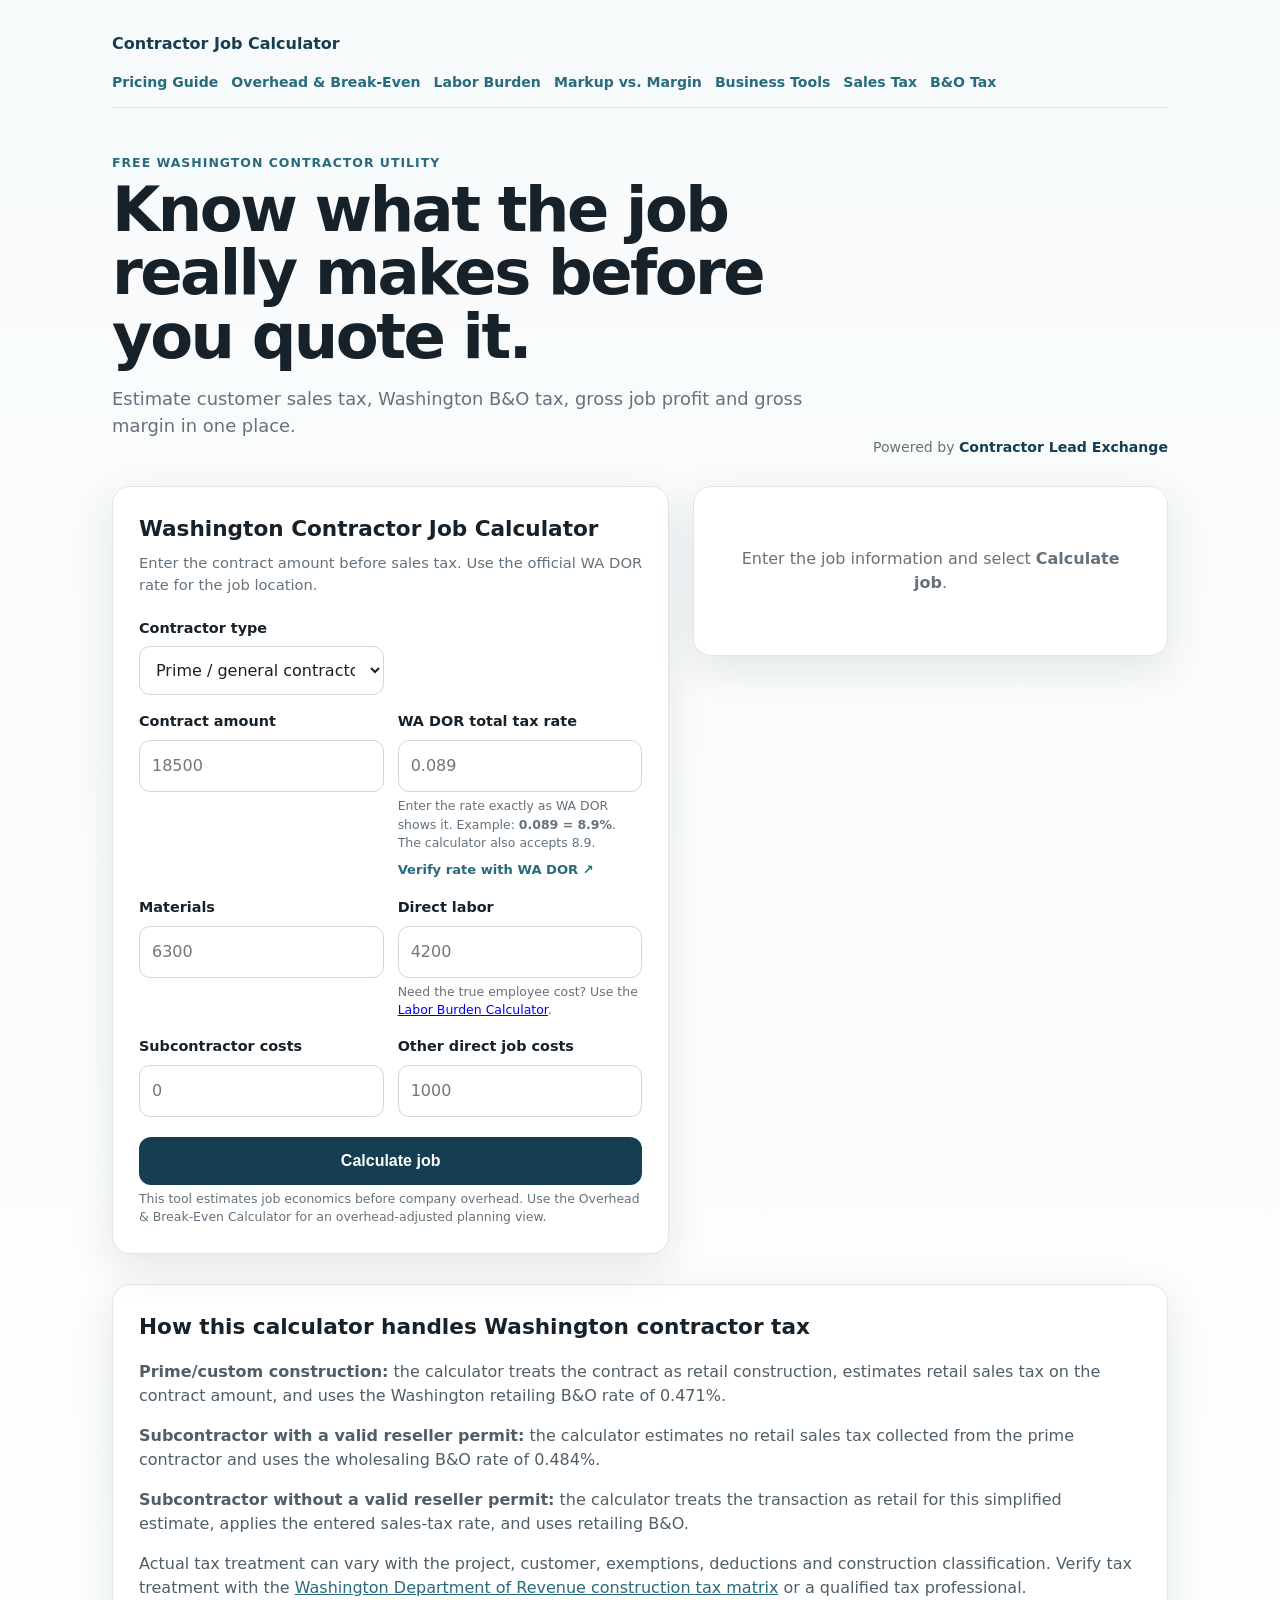
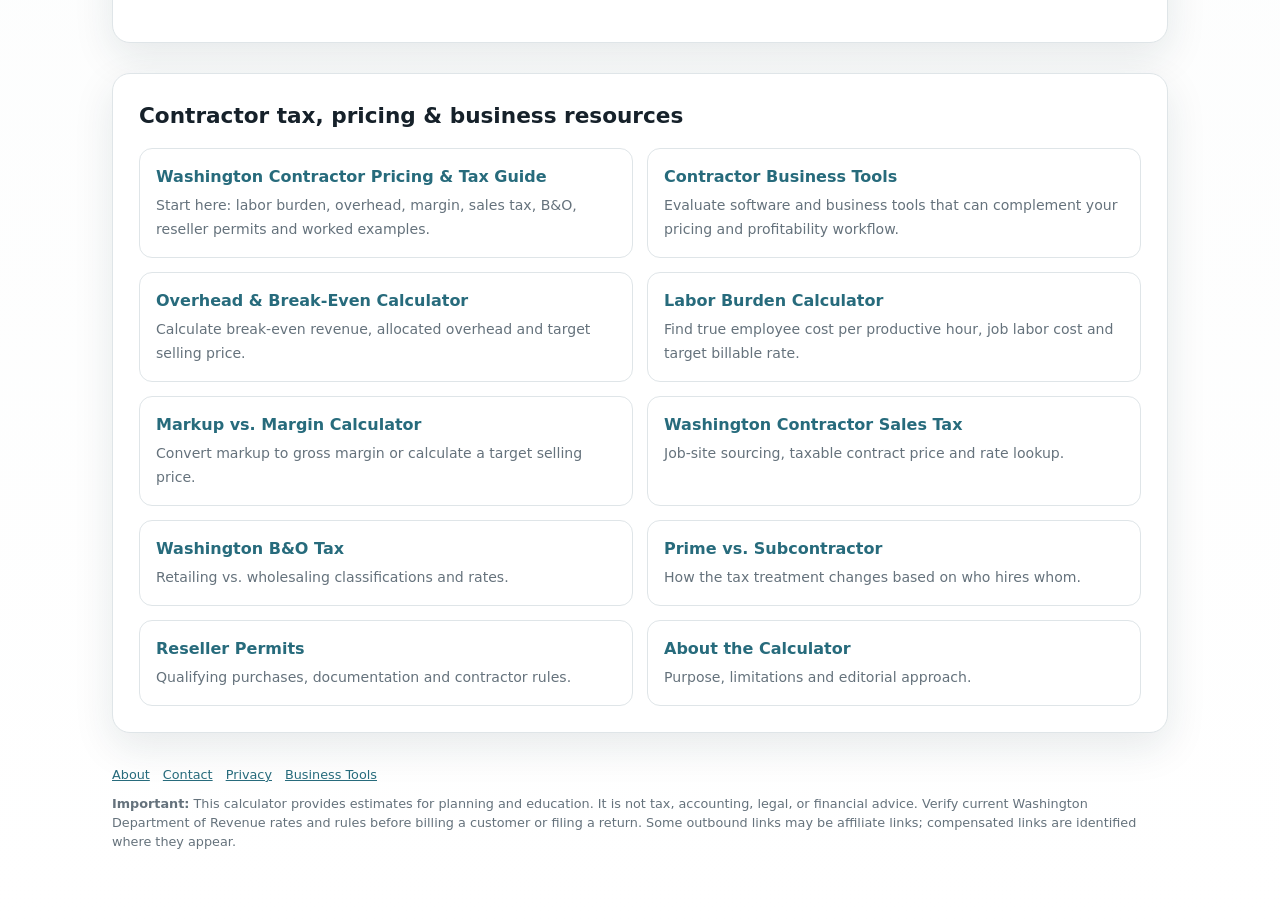
<file: index.html>
<!doctype html>
<html lang="en">
<head>
  <meta charset="utf-8">
  <meta name="viewport" content="width=device-width,initial-scale=1">
  <title>Washington Contractor Job Tax & Profit Calculator</title>
  <meta name="description" content="Estimate Washington contractor sales tax, B&O tax, gross profit and job margin before you quote the job.">
  <meta name="robots" content="index,follow">
  <link rel="canonical" href="https://contractorjobcalculator.com/">
  <script async src="https://pagead2.googlesyndication.com/pagead/js/adsbygoogle.js?client=ca-pub-4738150335550966" crossorigin="anonymous"></script>
  <style>
    :root{--bg:#f5f7f8;--card:#fff;--ink:#16212a;--muted:#65727c;--line:#dfe5e8;--brand:#153e52;--brand2:#276b7c;--good:#1f6d43;--shadow:0 14px 40px rgba(20,45,60,.10);--radius:18px}
    *{box-sizing:border-box} body{margin:0;font-family:Inter,system-ui,-apple-system,BlinkMacSystemFont,"Segoe UI",sans-serif;background:linear-gradient(180deg,#f7fafb 0,#fbfcfc 34%,#fff 100%);color:var(--ink);line-height:1.5}
    .wrap{max-width:1100px;margin:0 auto;padding:22px}.topbar{display:flex;justify-content:space-between;align-items:center;gap:16px;padding:10px 0 14px;border-bottom:1px solid var(--line);flex-wrap:wrap}.sitebrand{font-weight:900;color:var(--brand);text-decoration:none}.nav{display:flex;gap:13px;flex-wrap:wrap}.nav a{color:var(--brand2);text-decoration:none;font-weight:800;font-size:.88rem}
    header{padding:46px 0 28px;display:grid;grid-template-columns:1.4fr .6fr;gap:28px;align-items:end}.eyebrow{font-weight:800;letter-spacing:.08em;text-transform:uppercase;color:var(--brand2);font-size:.78rem}h1{font-size:clamp(2rem,5vw,3.9rem);line-height:1.02;margin:.3rem 0 1rem;letter-spacing:-.04em}.lead{font-size:1.12rem;color:var(--muted);max-width:760px}.powered{font-size:.88rem;color:var(--muted);text-align:right}.powered a{color:var(--brand);font-weight:800;text-decoration:none}
    .ad{min-height:82px;border:1px dashed #b8c2c7;border-radius:14px;background:#fbfcfc;display:flex;align-items:center;justify-content:center;color:#596870;font-size:.85rem;margin:8px 0 24px}.grid{display:grid;grid-template-columns:1.08fr .92fr;gap:24px;align-items:start}.card{background:var(--card);border:1px solid var(--line);border-radius:var(--radius);box-shadow:var(--shadow);padding:26px}h2{margin:0 0 6px;font-size:1.35rem}.sub{color:var(--muted);font-size:.92rem;margin:0 0 22px}label{display:block;font-weight:750;font-size:.9rem;margin:0 0 7px}input,select{width:100%;border:1px solid #cfd8dc;border-radius:11px;padding:13px 12px;font:inherit;background:#fff;color:var(--ink);outline:none}input:focus,select:focus{border-color:var(--brand2);box-shadow:0 0 0 3px rgba(39,107,124,.12)}.row{display:grid;grid-template-columns:1fr 1fr;gap:14px;margin-bottom:16px}.help{font-size:.78rem;color:var(--muted);margin-top:5px}.taxlookup{display:inline-flex;align-items:center;gap:7px;margin-top:7px;font-size:.82rem;font-weight:800;color:var(--brand2);text-decoration:none}button{width:100%;border:0;border-radius:12px;background:var(--brand);color:#fff;padding:15px 18px;font-weight:850;font-size:1rem;cursor:pointer;margin-top:4px}button:hover{background:#0f3445}.result-card{position:sticky;top:18px}.empty{padding:34px 10px;color:var(--muted);text-align:center}.results{display:none}.metric{display:flex;justify-content:space-between;gap:18px;padding:12px 0;border-bottom:1px solid var(--line)}.metric span:first-child{color:var(--muted)}.metric strong{font-variant-numeric:tabular-nums}.heroMetric{border-radius:15px;background:#f1f7f5;padding:18px;margin:18px 0;display:flex;justify-content:space-between;align-items:center;gap:18px}.heroMetric strong{font-size:1.6rem;color:var(--good)}.tag{display:inline-block;border-radius:999px;padding:6px 10px;background:#eef4f6;color:var(--brand);font-weight:850;font-size:.78rem;margin-top:8px}.note{background:#fff8e9;border:1px solid #ead6a8;color:#594316;border-radius:12px;padding:13px 14px;font-size:.82rem;margin-top:15px}.cta{margin:28px 0 0;border-radius:16px;padding:20px;background:var(--brand);color:#fff}.cta p{opacity:.9;margin:.4rem 0 1rem}.cta a{display:inline-block;background:#fff;color:var(--brand);font-weight:900;padding:11px 15px;border-radius:10px;text-decoration:none}.content{margin-top:30px}.content p,.content li{color:#4f5e67}.content a{color:var(--brand2)}.resources{display:grid;grid-template-columns:repeat(2,1fr);gap:14px;margin-top:16px}.resource{border:1px solid var(--line);border-radius:13px;padding:16px;text-decoration:none;color:var(--ink);background:#fff}.resource strong{display:block;margin-bottom:4px}.resource span{color:var(--muted);font-size:.88rem}footer{color:var(--muted);font-size:.8rem;padding:32px 0 50px}.footerlinks{display:flex;gap:13px;flex-wrap:wrap;margin-bottom:10px}.footerlinks a{color:var(--brand2)}.hidden{display:none!important}
    @media(max-width:820px){header,.grid{grid-template-columns:1fr}.powered{text-align:left}.result-card{position:static}.resources{grid-template-columns:1fr}}@media(max-width:540px){.row{grid-template-columns:1fr}}
  </style>
</head>
<body>
<div class="wrap">
  <div class="topbar"><a class="sitebrand" href="/">Contractor Job Calculator</a><nav class="nav"><a href="washington-contractor-pricing-tax-guide.html">Pricing Guide</a><a href="overhead-break-even.html">Overhead & Break-Even</a><a href="labor-burden.html">Labor Burden</a><a href="markup-vs-margin.html">Markup vs. Margin</a><a href="contractor-business-tools.html">Business Tools</a><a href="washington-contractor-sales-tax.html">Sales Tax</a><a href="washington-bo-tax.html">B&O Tax</a></nav></div>
  <header><div><div class="eyebrow">Free Washington contractor utility</div><h1>Know what the job really makes before you quote it.</h1><p class="lead">Estimate customer sales tax, Washington B&amp;O tax, gross job profit and gross margin in one place.</p></div><div class="powered">Powered by <a href="https://contractorleadexchange.com/contractor-revenue-leak-audit" target="_blank" rel="noopener">Contractor Lead Exchange</a></div></header>

  

  <main class="grid">
    <section class="card">
      <h2>Washington Contractor Job Calculator</h2><p class="sub">Enter the contract amount before sales tax. Use the official WA DOR rate for the job location.</p>
      <div class="row"><div><label for="role">Contractor type</label><select id="role"><option value="prime">Prime / general contractor</option><option value="sub">Subcontractor</option></select></div><div id="permitWrap" class="hidden"><label for="permit">Valid reseller permit from prime?</label><select id="permit"><option value="yes">Yes</option><option value="no">No</option></select></div></div>
      <div class="row"><div><label for="contract">Contract amount</label><input id="contract" inputmode="decimal" type="number" min="0" step="0.01" placeholder="18500"></div><div><label for="taxRate">WA DOR total tax rate</label><input id="taxRate" inputmode="decimal" type="number" min="0" max="20" step="0.001" placeholder="0.089"><div class="help">Enter the rate exactly as WA DOR shows it. Example: <strong>0.089 = 8.9%</strong>. The calculator also accepts 8.9.</div><a class="taxlookup" href="https://dor.wa.gov/taxes-rates/retail-sales-tax/sales-and-use-tax-tools" target="_blank" rel="noopener">Verify rate with WA DOR ↗</a></div></div>
      <div class="row"><div><label for="materials">Materials</label><input id="materials" inputmode="decimal" type="number" min="0" step="0.01" placeholder="6300"></div><div><label for="labor">Direct labor</label><input id="labor" inputmode="decimal" type="number" min="0" step="0.01" placeholder="4200"><div class="help">Need the true employee cost? Use the <a href="labor-burden.html">Labor Burden Calculator</a>.</div></div></div>
      <div class="row"><div><label for="subs">Subcontractor costs</label><input id="subs" inputmode="decimal" type="number" min="0" step="0.01" placeholder="0"></div><div><label for="other">Other direct job costs</label><input id="other" inputmode="decimal" type="number" min="0" step="0.01" placeholder="1000"></div></div>
      <button id="calc">Calculate job</button><div class="help">This tool estimates job economics before company overhead. Use the Overhead & Break-Even Calculator for an overhead-adjusted planning view.</div>
    </section>

    <aside class="card result-card"><div id="empty" class="empty">Enter the job information and select <strong>Calculate job</strong>.</div><div id="results" class="results"><h2>Estimated job result</h2><div id="classification" class="tag"></div><div class="metric"><span>Contract amount</span><strong id="rContract">$0</strong></div><div class="metric"><span>Sales tax rate used</span><strong id="rRate">0%</strong></div><div class="metric"><span>Sales tax collected</span><strong id="rTax">$0</strong></div><div class="metric"><span>Customer total</span><strong id="rCustomer">$0</strong></div><div class="metric"><span>Direct job costs</span><strong id="rCosts">$0</strong></div><div class="metric"><span>Gross job profit</span><strong id="rGross">$0</strong></div><div class="metric"><span>Gross margin</span><strong id="rMargin">0%</strong></div><div class="metric"><span>Estimated WA B&amp;O</span><strong id="rBO">$0</strong></div><div class="heroMetric"><div><div style="color:#65727c;font-size:.82rem">Gross job profit after estimated B&amp;O</div><strong id="rAfter">$0</strong></div><div style="text-align:right"><div style="color:#65727c;font-size:.82rem">Margin after B&amp;O</div><b id="rAfterMargin">0%</b></div></div><div id="resultNote" class="note"></div><div class="cta"><strong>Could your business be leaking revenue elsewhere?</strong><p>Use your job result as a starting point, then look for avoidable revenue loss across estimating, follow-up and operations.</p><a href="https://contractorleadexchange.com/contractor-revenue-leak-audit" target="_blank" rel="noopener">Explore the CLX Revenue Leak Audit</a></div></div></aside>
  </main>

  

  <section class="card content"><h2>How this calculator handles Washington contractor tax</h2><p><strong>Prime/custom construction:</strong> the calculator treats the contract as retail construction, estimates retail sales tax on the contract amount, and uses the Washington retailing B&amp;O rate of 0.471%.</p><p><strong>Subcontractor with a valid reseller permit:</strong> the calculator estimates no retail sales tax collected from the prime contractor and uses the wholesaling B&amp;O rate of 0.484%.</p><p><strong>Subcontractor without a valid reseller permit:</strong> the calculator treats the transaction as retail for this simplified estimate, applies the entered sales-tax rate, and uses retailing B&amp;O.</p><p>Actual tax treatment can vary with the project, customer, exemptions, deductions and construction classification. Verify tax treatment with the <a href="https://dor.wa.gov/education/industry-guides/construction/construction-tax-matrix" target="_blank" rel="noopener">Washington Department of Revenue construction tax matrix</a> or a qualified tax professional.</p></section>

  <section class="card content"><h2>Contractor tax, pricing & business resources</h2><div class="resources"><a class="resource" href="washington-contractor-pricing-tax-guide.html"><strong>Washington Contractor Pricing & Tax Guide</strong><span>Start here: labor burden, overhead, margin, sales tax, B&O, reseller permits and worked examples.</span></a><a class="resource" href="contractor-business-tools.html"><strong>Contractor Business Tools</strong><span>Evaluate software and business tools that can complement your pricing and profitability workflow.</span></a><a class="resource" href="overhead-break-even.html"><strong>Overhead & Break-Even Calculator</strong><span>Calculate break-even revenue, allocated overhead and target selling price.</span></a><a class="resource" href="labor-burden.html"><strong>Labor Burden Calculator</strong><span>Find true employee cost per productive hour, job labor cost and target billable rate.</span></a><a class="resource" href="markup-vs-margin.html"><strong>Markup vs. Margin Calculator</strong><span>Convert markup to gross margin or calculate a target selling price.</span></a><a class="resource" href="washington-contractor-sales-tax.html"><strong>Washington Contractor Sales Tax</strong><span>Job-site sourcing, taxable contract price and rate lookup.</span></a><a class="resource" href="washington-bo-tax.html"><strong>Washington B&O Tax</strong><span>Retailing vs. wholesaling classifications and rates.</span></a><a class="resource" href="prime-vs-subcontractor.html"><strong>Prime vs. Subcontractor</strong><span>How the tax treatment changes based on who hires whom.</span></a><a class="resource" href="reseller-permit.html"><strong>Reseller Permits</strong><span>Qualifying purchases, documentation and contractor rules.</span></a><a class="resource" href="about.html"><strong>About the Calculator</strong><span>Purpose, limitations and editorial approach.</span></a></div></section>

  

  <footer><div class="footerlinks"><a href="about.html">About</a><a href="contact.html">Contact</a><a href="privacy.html">Privacy</a><a href="contractor-business-tools.html">Business Tools</a></div><strong>Important:</strong> This calculator provides estimates for planning and education. It is not tax, accounting, legal, or financial advice. Verify current Washington Department of Revenue rates and rules before billing a customer or filing a return. Some outbound links may be affiliate links; compensated links are identified where they appear.</footer>
</div>
<script>
(() => {
  const $ = id => document.getElementById(id);
  const round2 = n => Math.round((n + Number.EPSILON) * 100) / 100;
  const money = n => new Intl.NumberFormat('en-US',{style:'currency',currency:'USD'}).format(round2(Number.isFinite(n)?n:0));
  const pct = n => (Number.isFinite(n)?n:0).toFixed(1) + '%';
  const num = id => Math.max(0, parseFloat($(id).value) || 0);
  $('role').addEventListener('change', () => {$('permitWrap').classList.toggle('hidden', $('role').value !== 'sub');});
  $('calc').addEventListener('click', () => {
    const role=$('role').value, permit=$('permit').value, contract=num('contract'), rawTaxRate=num('taxRate');
    const taxRate = rawTaxRate >= 1 ? rawTaxRate / 100 : rawTaxRate;
    const costs=num('materials')+num('labor')+num('subs')+num('other');
    if(contract<=0){alert('Enter a contract amount greater than $0.');return;}
    if(rawTaxRate>20){alert('Enter the WA DOR total tax rate as shown (for example 0.089) or as a percent (8.9).');return;}
    const wholesale=role==='sub'&&permit==='yes', boRate=wholesale?0.00484:0.00471, taxable=!wholesale;
    const salesTax=taxable?contract*taxRate:0, customerTotal=contract+salesTax, grossProfit=contract-costs, grossMargin=contract?(grossProfit/contract)*100:0, bo=contract*boRate, after=grossProfit-bo, afterMargin=contract?(after/contract)*100:0;
    $('rContract').textContent=money(contract);$('rRate').textContent=taxable?pct(taxRate*100):'Not collected';$('rTax').textContent=money(salesTax);$('rCustomer').textContent=money(customerTotal);$('rCosts').textContent=money(costs);$('rGross').textContent=money(grossProfit);$('rMargin').textContent=pct(grossMargin);$('rBO').textContent=money(bo);$('rAfter').textContent=money(after);$('rAfterMargin').textContent=pct(afterMargin);
    if(wholesale){$('classification').textContent='Wholesale estimate · B&O 0.484%';$('resultNote').innerHTML='Subcontractor + valid reseller permit selected. This simplified estimate applies <strong>no retail sales tax</strong> to the subcontract charge and estimates wholesaling B&O.';}else if(role==='sub'){$('classification').textContent='Retail estimate · B&O 0.471%';$('resultNote').innerHTML='Subcontractor without a valid reseller permit selected. Washington DOR generally requires sales tax unless the buyer provides a valid reseller permit or other approved documentation. Verify the entered destination tax rate.';}else{$('classification').textContent='Retail construction estimate · B&O 0.471%';$('resultNote').innerHTML='Prime/custom construction selected. This simplified estimate applies the entered destination sales-tax rate to the contract amount and estimates retailing B&O.';}
    $('empty').style.display='none';$('results').style.display='block';
  });
})();
</script>
</body></html>
</file>
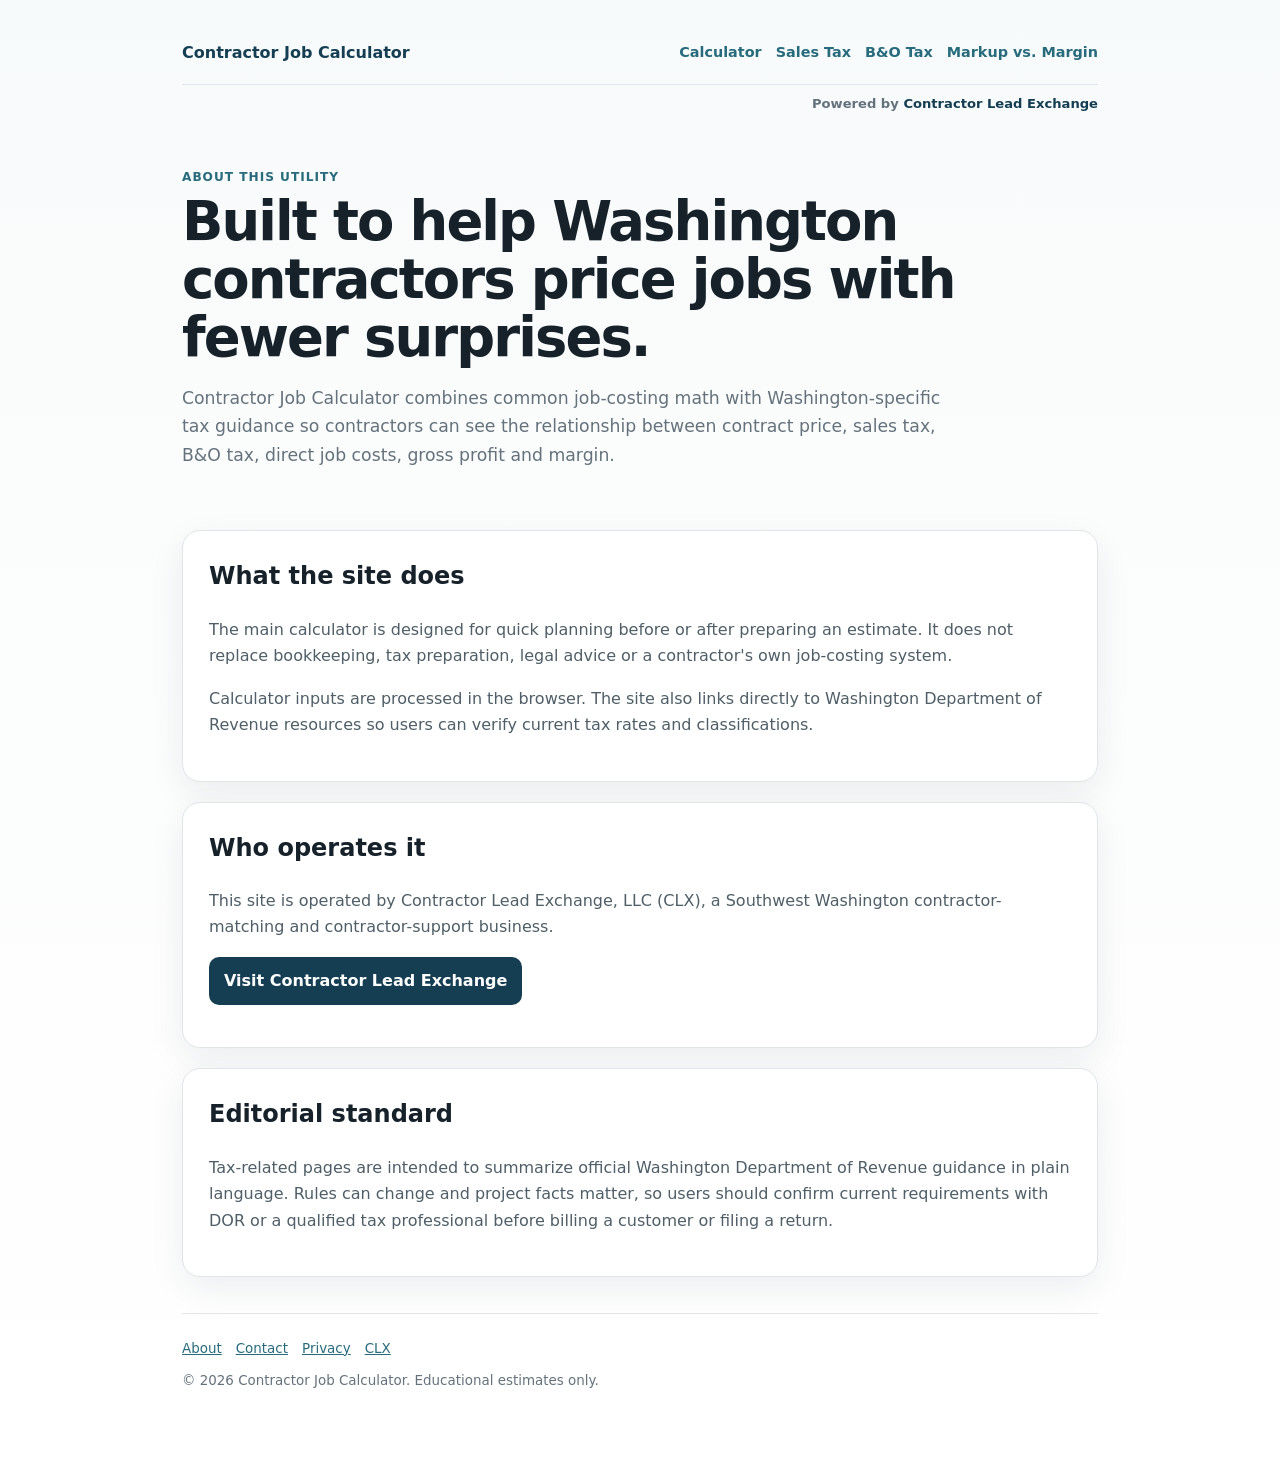
<file: about.html>
<!doctype html><html lang="en"><head><meta charset="utf-8"><meta name="viewport" content="width=device-width,initial-scale=1"><title>About | Contractor Job Calculator</title><meta name="description" content="About Contractor Job Calculator, a free Washington contractor tax, pricing and profit utility powered by Contractor Lead Exchange."><link rel="canonical" href="https://contractorjobcalculator.com/about.html"><script async src="https://pagead2.googlesyndication.com/pagead/js/adsbygoogle.js?client=ca-pub-4738150335550966" crossorigin="anonymous"></script><link rel="stylesheet" href="site.css"></head><body><div class="wrap"><div class="topbar"><a class="brand" href="/">Contractor Job Calculator</a><nav class="nav"><a href="/">Calculator</a><a href="washington-contractor-sales-tax.html">Sales Tax</a><a href="washington-bo-tax.html">B&O Tax</a><a href="markup-vs-margin.html">Markup vs. Margin</a></nav></div><div class="poweredby">Powered by <a href="https://contractorleadexchange.com/contractor-revenue-leak-audit" target="_blank" rel="noopener">Contractor Lead Exchange</a></div><section class="hero"><div class="eyebrow">About this utility</div><h1>Built to help Washington contractors price jobs with fewer surprises.</h1><p class="lead">Contractor Job Calculator combines common job-costing math with Washington-specific tax guidance so contractors can see the relationship between contract price, sales tax, B&O tax, direct job costs, gross profit and margin.</p></section><section class="card"><h2>What the site does</h2><p>The main calculator is designed for quick planning before or after preparing an estimate. It does not replace bookkeeping, tax preparation, legal advice or a contractor's own job-costing system.</p><p>Calculator inputs are processed in the browser. The site also links directly to Washington Department of Revenue resources so users can verify current tax rates and classifications.</p></section><section class="card"><h2>Who operates it</h2><p>This site is operated by Contractor Lead Exchange, LLC (CLX), a Southwest Washington contractor-matching and contractor-support business.</p><p><a class="button" href="https://contractorleadexchange.com/" rel="noopener">Visit Contractor Lead Exchange</a></p></section><section class="card"><h2>Editorial standard</h2><p>Tax-related pages are intended to summarize official Washington Department of Revenue guidance in plain language. Rules can change and project facts matter, so users should confirm current requirements with DOR or a qualified tax professional before billing a customer or filing a return.</p></section><footer><div class="footerlinks"><a href="about.html">About</a><a href="contact.html">Contact</a><a href="privacy.html">Privacy</a><a href="https://contractorleadexchange.com/">CLX</a></div>© 2026 Contractor Job Calculator. Educational estimates only.</footer></div></body></html>
</file>
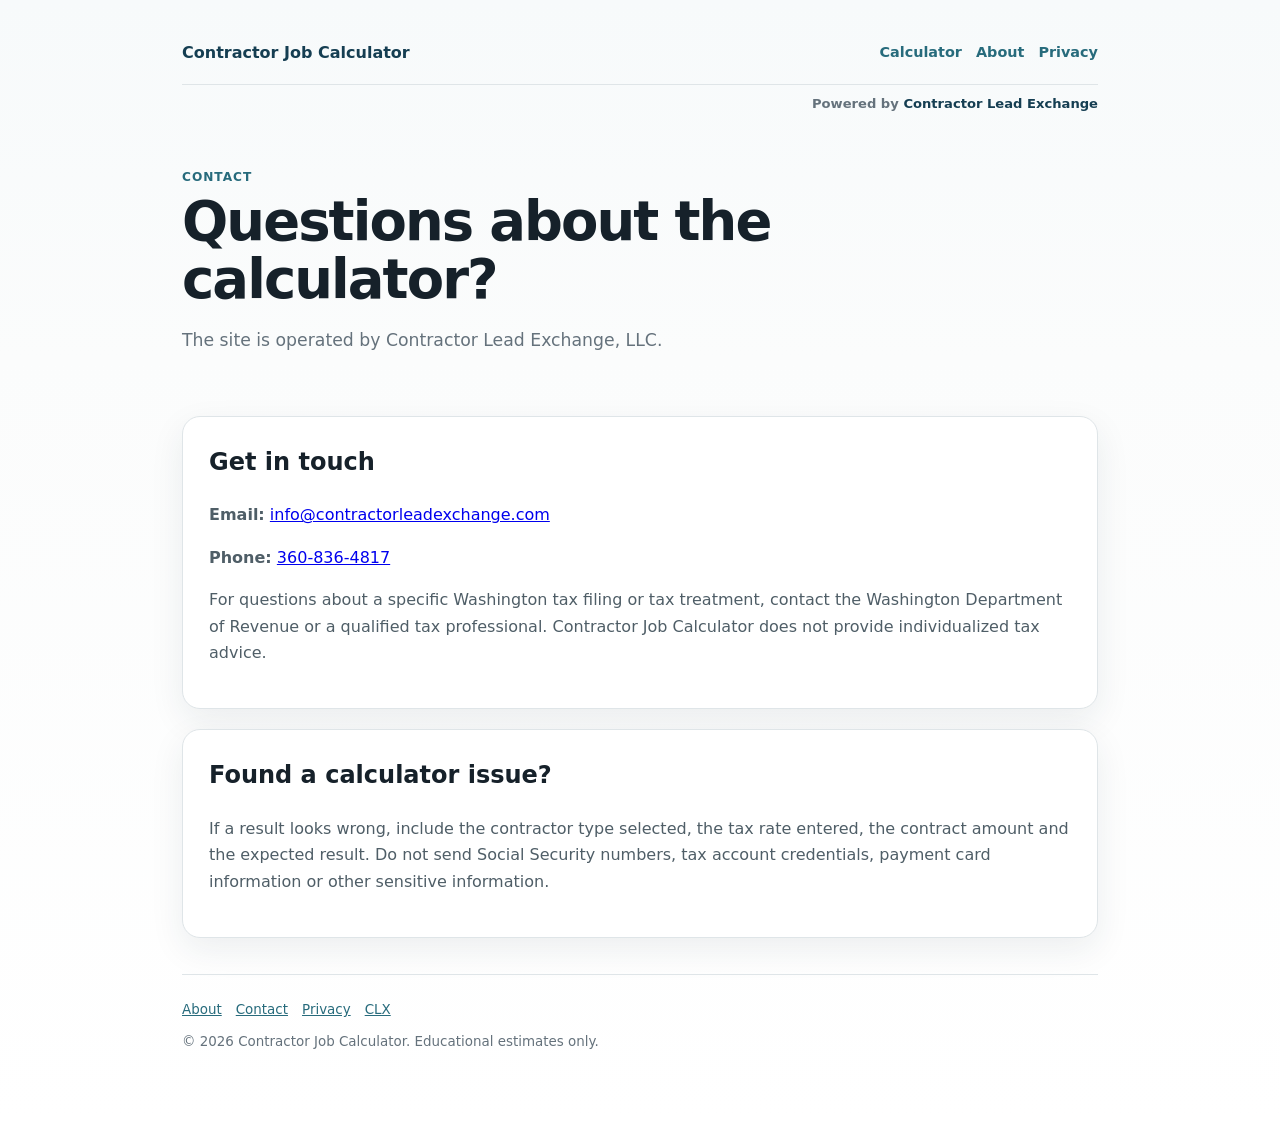
<file: contact.html>
<!doctype html><html lang="en"><head><meta charset="utf-8"><meta name="viewport" content="width=device-width,initial-scale=1"><title>Contact | Contractor Job Calculator</title><meta name="description" content="Contact Contractor Job Calculator and Contractor Lead Exchange with questions about the calculator or website."><link rel="canonical" href="https://contractorjobcalculator.com/contact.html"><script async src="https://pagead2.googlesyndication.com/pagead/js/adsbygoogle.js?client=ca-pub-4738150335550966" crossorigin="anonymous"></script><link rel="stylesheet" href="site.css"></head><body><div class="wrap"><div class="topbar"><a class="brand" href="/">Contractor Job Calculator</a><nav class="nav"><a href="/">Calculator</a><a href="about.html">About</a><a href="privacy.html">Privacy</a></nav></div><div class="poweredby">Powered by <a href="https://contractorleadexchange.com/contractor-revenue-leak-audit" target="_blank" rel="noopener">Contractor Lead Exchange</a></div><section class="hero"><div class="eyebrow">Contact</div><h1>Questions about the calculator?</h1><p class="lead">The site is operated by Contractor Lead Exchange, LLC.</p></section><section class="card"><h2>Get in touch</h2><p><strong>Email:</strong> <a href="mailto:info@contractorleadexchange.com">info@contractorleadexchange.com</a></p><p><strong>Phone:</strong> <a href="tel:+13608364817">360-836-4817</a></p><p>For questions about a specific Washington tax filing or tax treatment, contact the Washington Department of Revenue or a qualified tax professional. Contractor Job Calculator does not provide individualized tax advice.</p></section><section class="card"><h2>Found a calculator issue?</h2><p>If a result looks wrong, include the contractor type selected, the tax rate entered, the contract amount and the expected result. Do not send Social Security numbers, tax account credentials, payment card information or other sensitive information.</p></section><footer><div class="footerlinks"><a href="about.html">About</a><a href="contact.html">Contact</a><a href="privacy.html">Privacy</a><a href="https://contractorleadexchange.com/">CLX</a></div>© 2026 Contractor Job Calculator. Educational estimates only.</footer></div></body></html>
</file>
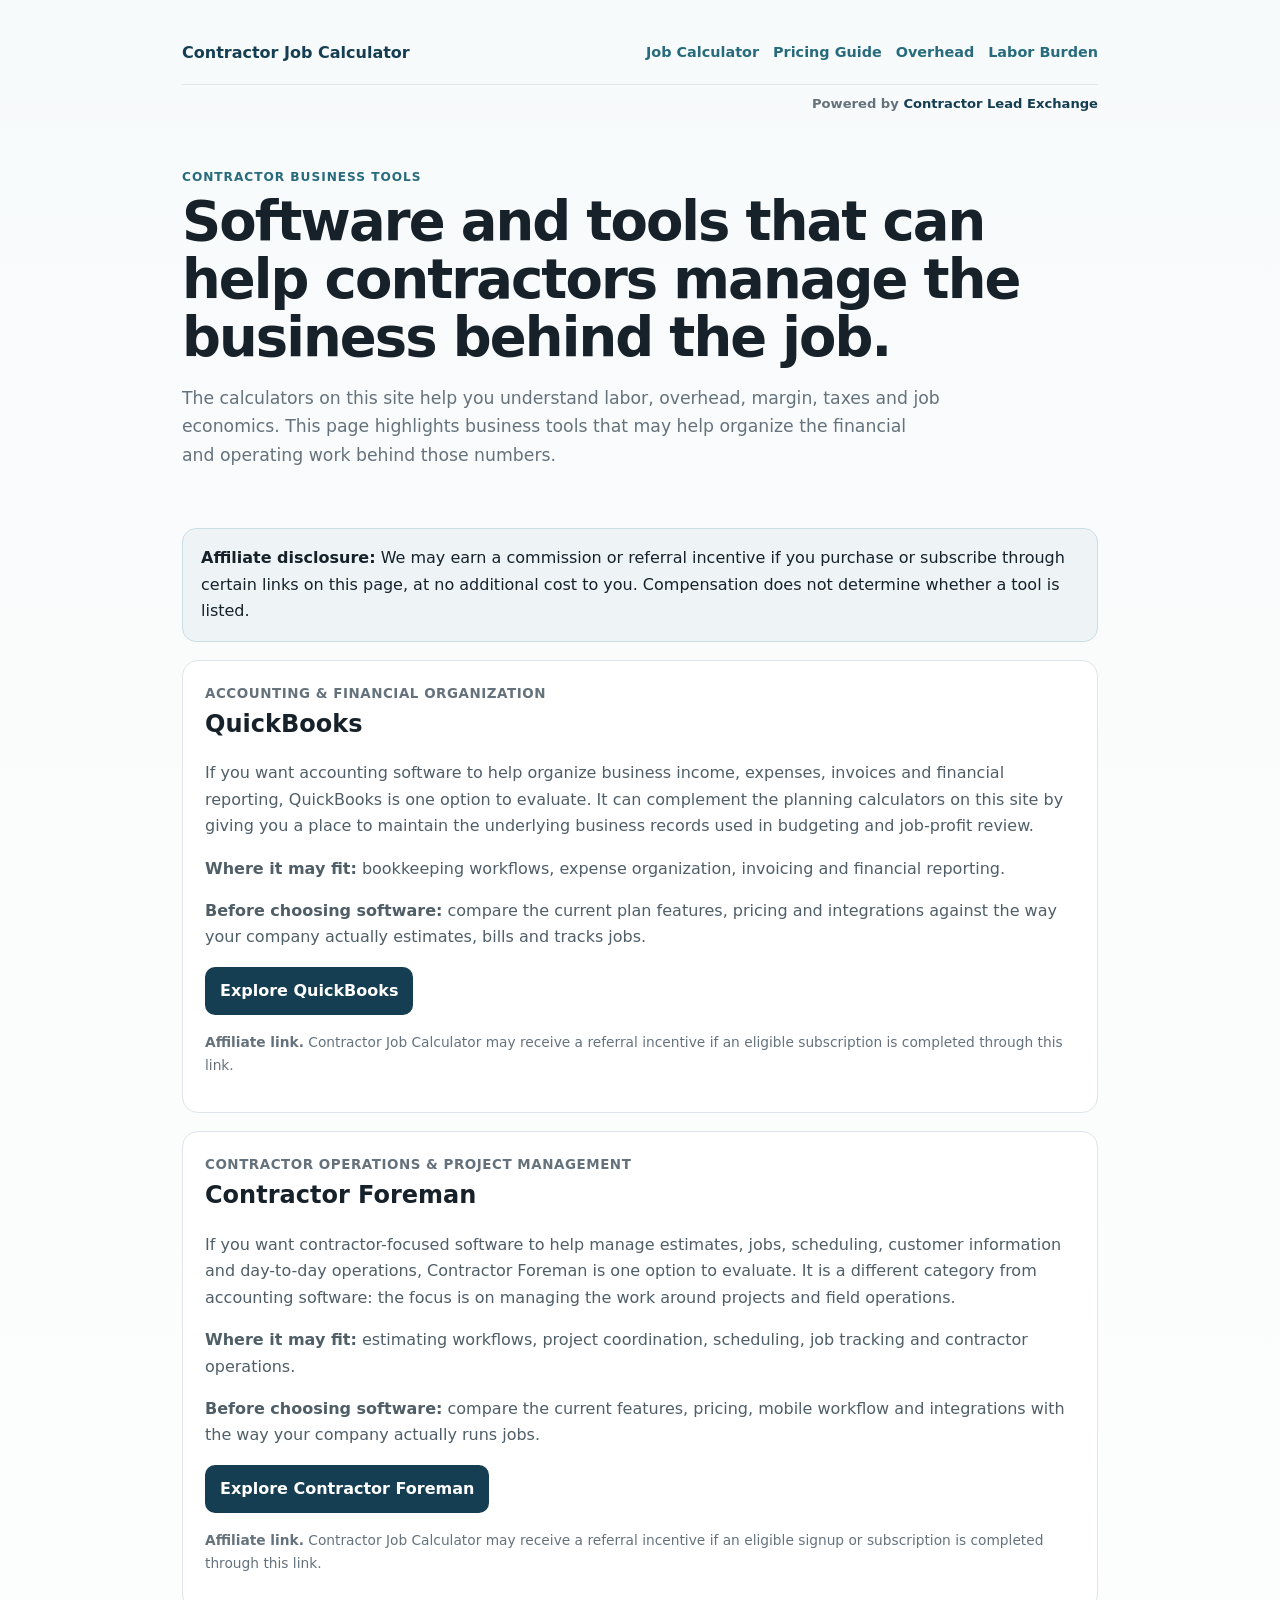
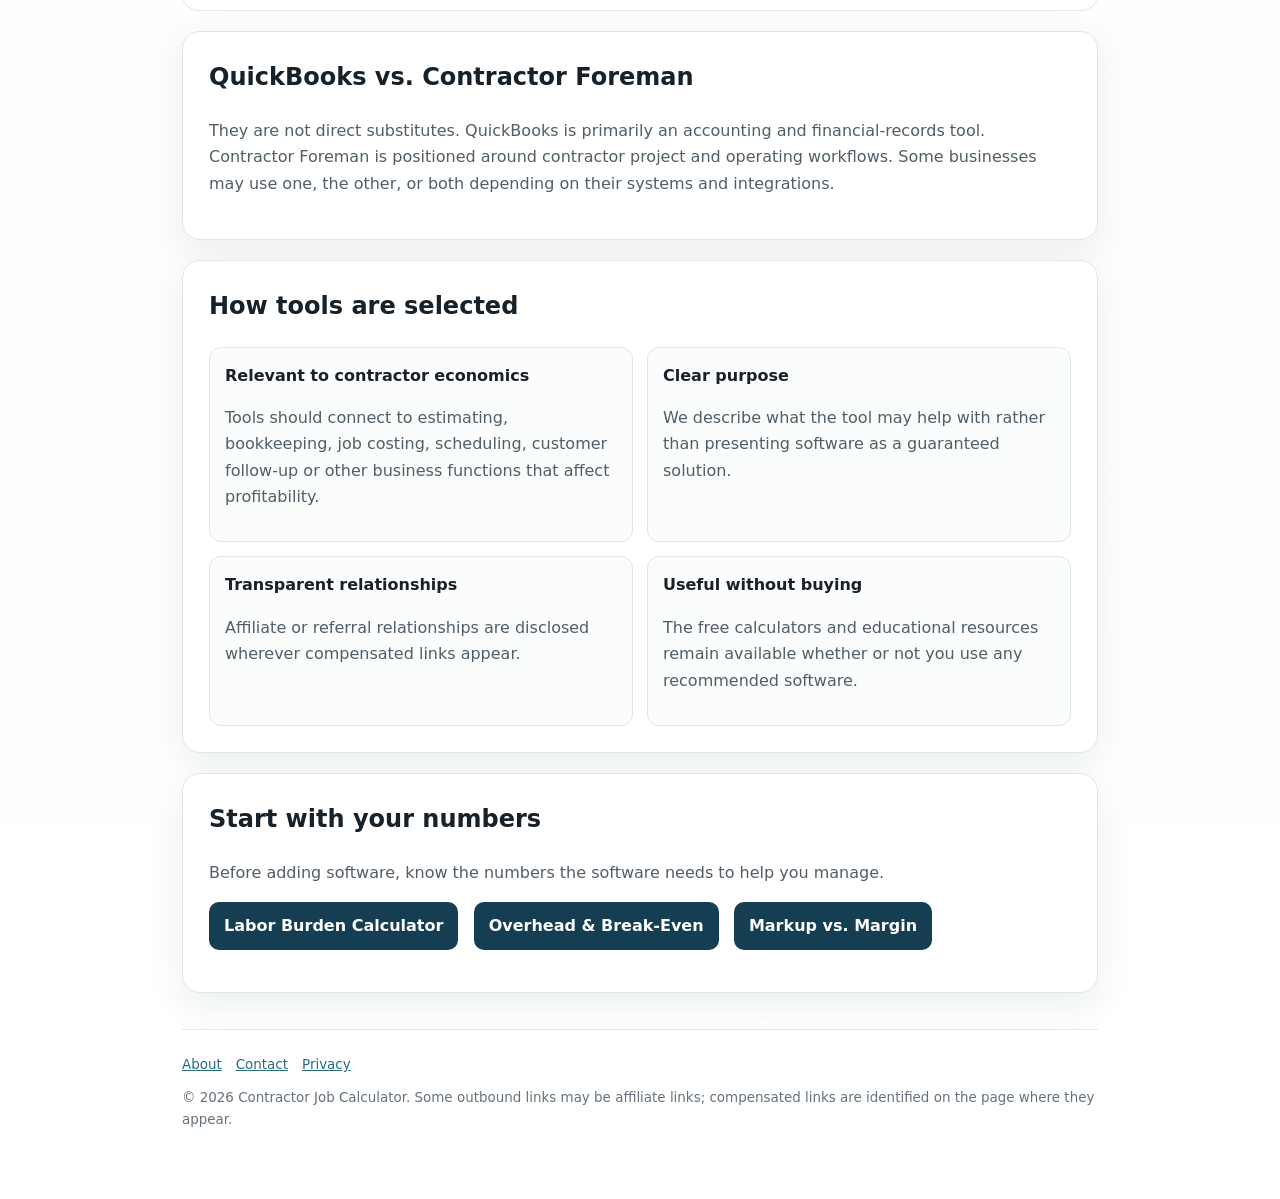
<file: contractor-business-tools.html>
<!doctype html>
<html lang="en">
<head>
  <meta charset="utf-8">
  <meta name="viewport" content="width=device-width,initial-scale=1">
  <title>Contractor Business Tools | Contractor Job Calculator</title>
  <meta name="description" content="Practical business software and tools contractors can evaluate for accounting, invoicing, financial visibility and operations.">
  <meta name="robots" content="index,follow">
  <link rel="canonical" href="https://contractorjobcalculator.com/contractor-business-tools.html">
  <script async src="https://pagead2.googlesyndication.com/pagead/js/adsbygoogle.js?client=ca-pub-4738150335550966" crossorigin="anonymous"></script>
  <link rel="stylesheet" href="site.css">
  <style>
    .disclosure{background:#eef4f6;border:1px solid #cbdde4;border-radius:14px;padding:16px 18px;margin:18px 0;color:var(--ink)}
    .tool-card{border:1px solid var(--line);border-radius:16px;padding:22px;background:#fff;margin:18px 0}
    .tool-card h2{margin-bottom:6px}.tool-meta{font-size:.84rem;color:var(--muted);font-weight:800;text-transform:uppercase;letter-spacing:.04em}
    .criteria{display:grid;grid-template-columns:repeat(2,1fr);gap:14px}.criteria div{border:1px solid var(--line);border-radius:12px;padding:15px;background:#fbfcfc}
    @media(max-width:700px){.criteria{grid-template-columns:1fr}}
  </style>
</head>
<body>
<div class="wrap">
  <div class="topbar"><a class="brand" href="/">Contractor Job Calculator</a><nav class="nav"><a href="/">Job Calculator</a><a href="washington-contractor-pricing-tax-guide.html">Pricing Guide</a><a href="overhead-break-even.html">Overhead</a><a href="labor-burden.html">Labor Burden</a></nav></div>
  <div class="poweredby">Powered by <a href="https://contractorleadexchange.com/contractor-revenue-leak-audit" target="_blank" rel="noopener">Contractor Lead Exchange</a></div>

  <section class="hero">
    <div class="eyebrow">Contractor business tools</div>
    <h1>Software and tools that can help contractors manage the business behind the job.</h1>
    <p class="lead">The calculators on this site help you understand labor, overhead, margin, taxes and job economics. This page highlights business tools that may help organize the financial and operating work behind those numbers.</p>
  </section>

  <div class="disclosure"><strong>Affiliate disclosure:</strong> We may earn a commission or referral incentive if you purchase or subscribe through certain links on this page, at no additional cost to you. Compensation does not determine whether a tool is listed.</div>

  

  <section class="tool-card">
    <div class="tool-meta">Accounting &amp; financial organization</div>
    <h2>QuickBooks</h2>
    <p>If you want accounting software to help organize business income, expenses, invoices and financial reporting, QuickBooks is one option to evaluate. It can complement the planning calculators on this site by giving you a place to maintain the underlying business records used in budgeting and job-profit review.</p>
    <p><strong>Where it may fit:</strong> bookkeeping workflows, expense organization, invoicing and financial reporting.</p>
    <p><strong>Before choosing software:</strong> compare the current plan features, pricing and integrations against the way your company actually estimates, bills and tracks jobs.</p>
    <p><a class="button" href="https://quickbooks.intuit.com/partners/affiliates?cid=par_pim_1a9nRtNChvUJ" target="_blank" rel="sponsored noopener">Explore QuickBooks</a></p>
    <p class="source"><strong>Affiliate link.</strong> Contractor Job Calculator may receive a referral incentive if an eligible subscription is completed through this link.</p>
  </section>

  <section class="tool-card">
    <div class="tool-meta">Contractor operations &amp; project management</div>
    <h2>Contractor Foreman</h2>
    <p>If you want contractor-focused software to help manage estimates, jobs, scheduling, customer information and day-to-day operations, Contractor Foreman is one option to evaluate. It is a different category from accounting software: the focus is on managing the work around projects and field operations.</p>
    <p><strong>Where it may fit:</strong> estimating workflows, project coordination, scheduling, job tracking and contractor operations.</p>
    <p><strong>Before choosing software:</strong> compare the current features, pricing, mobile workflow and integrations with the way your company actually runs jobs.</p>
    <p><a class="button" href="https://try.contractorforeman.com/ljkdcxjmdzr7" target="_blank" rel="sponsored noopener">Explore Contractor Foreman</a></p>
    <p class="source"><strong>Affiliate link.</strong> Contractor Job Calculator may receive a referral incentive if an eligible signup or subscription is completed through this link.</p>
  </section>

  <section class="card">
    <h2>QuickBooks vs. Contractor Foreman</h2>
    <p>They are not direct substitutes. QuickBooks is primarily an accounting and financial-records tool. Contractor Foreman is positioned around contractor project and operating workflows. Some businesses may use one, the other, or both depending on their systems and integrations.</p>
  </section>

  <section class="card">
    <h2>How tools are selected</h2>
    <div class="criteria">
      <div><strong>Relevant to contractor economics</strong><p>Tools should connect to estimating, bookkeeping, job costing, scheduling, customer follow-up or other business functions that affect profitability.</p></div>
      <div><strong>Clear purpose</strong><p>We describe what the tool may help with rather than presenting software as a guaranteed solution.</p></div>
      <div><strong>Transparent relationships</strong><p>Affiliate or referral relationships are disclosed wherever compensated links appear.</p></div>
      <div><strong>Useful without buying</strong><p>The free calculators and educational resources remain available whether or not you use any recommended software.</p></div>
    </div>
  </section>

  <section class="card">
    <h2>Start with your numbers</h2>
    <p>Before adding software, know the numbers the software needs to help you manage.</p>
    <p><a class="button" href="labor-burden.html">Labor Burden Calculator</a> &nbsp; <a class="button" href="overhead-break-even.html">Overhead &amp; Break-Even</a> &nbsp; <a class="button" href="markup-vs-margin.html">Markup vs. Margin</a></p>
  </section>

  <footer><div class="footerlinks"><a href="about.html">About</a><a href="contact.html">Contact</a><a href="privacy.html">Privacy</a></div>© 2026 Contractor Job Calculator. Some outbound links may be affiliate links; compensated links are identified on the page where they appear.</footer>
</div>
</body>
</html>
</file>
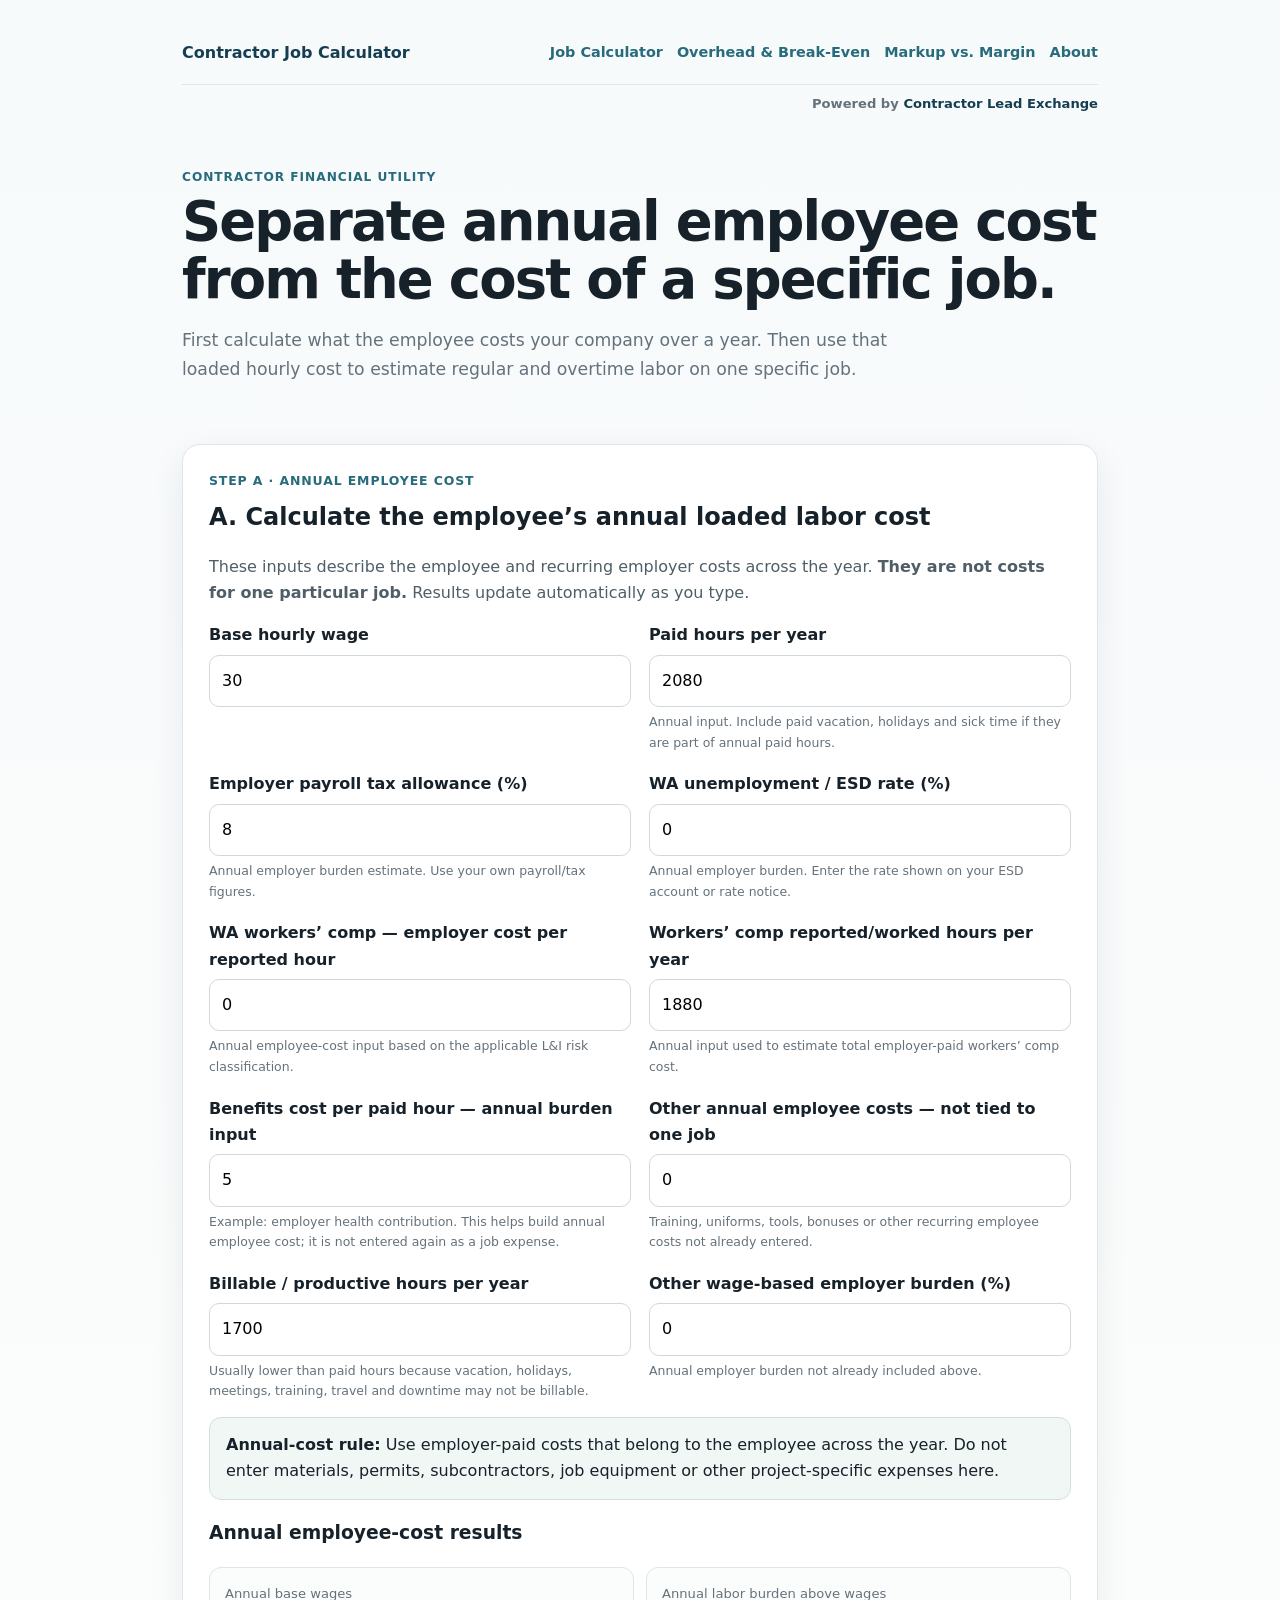
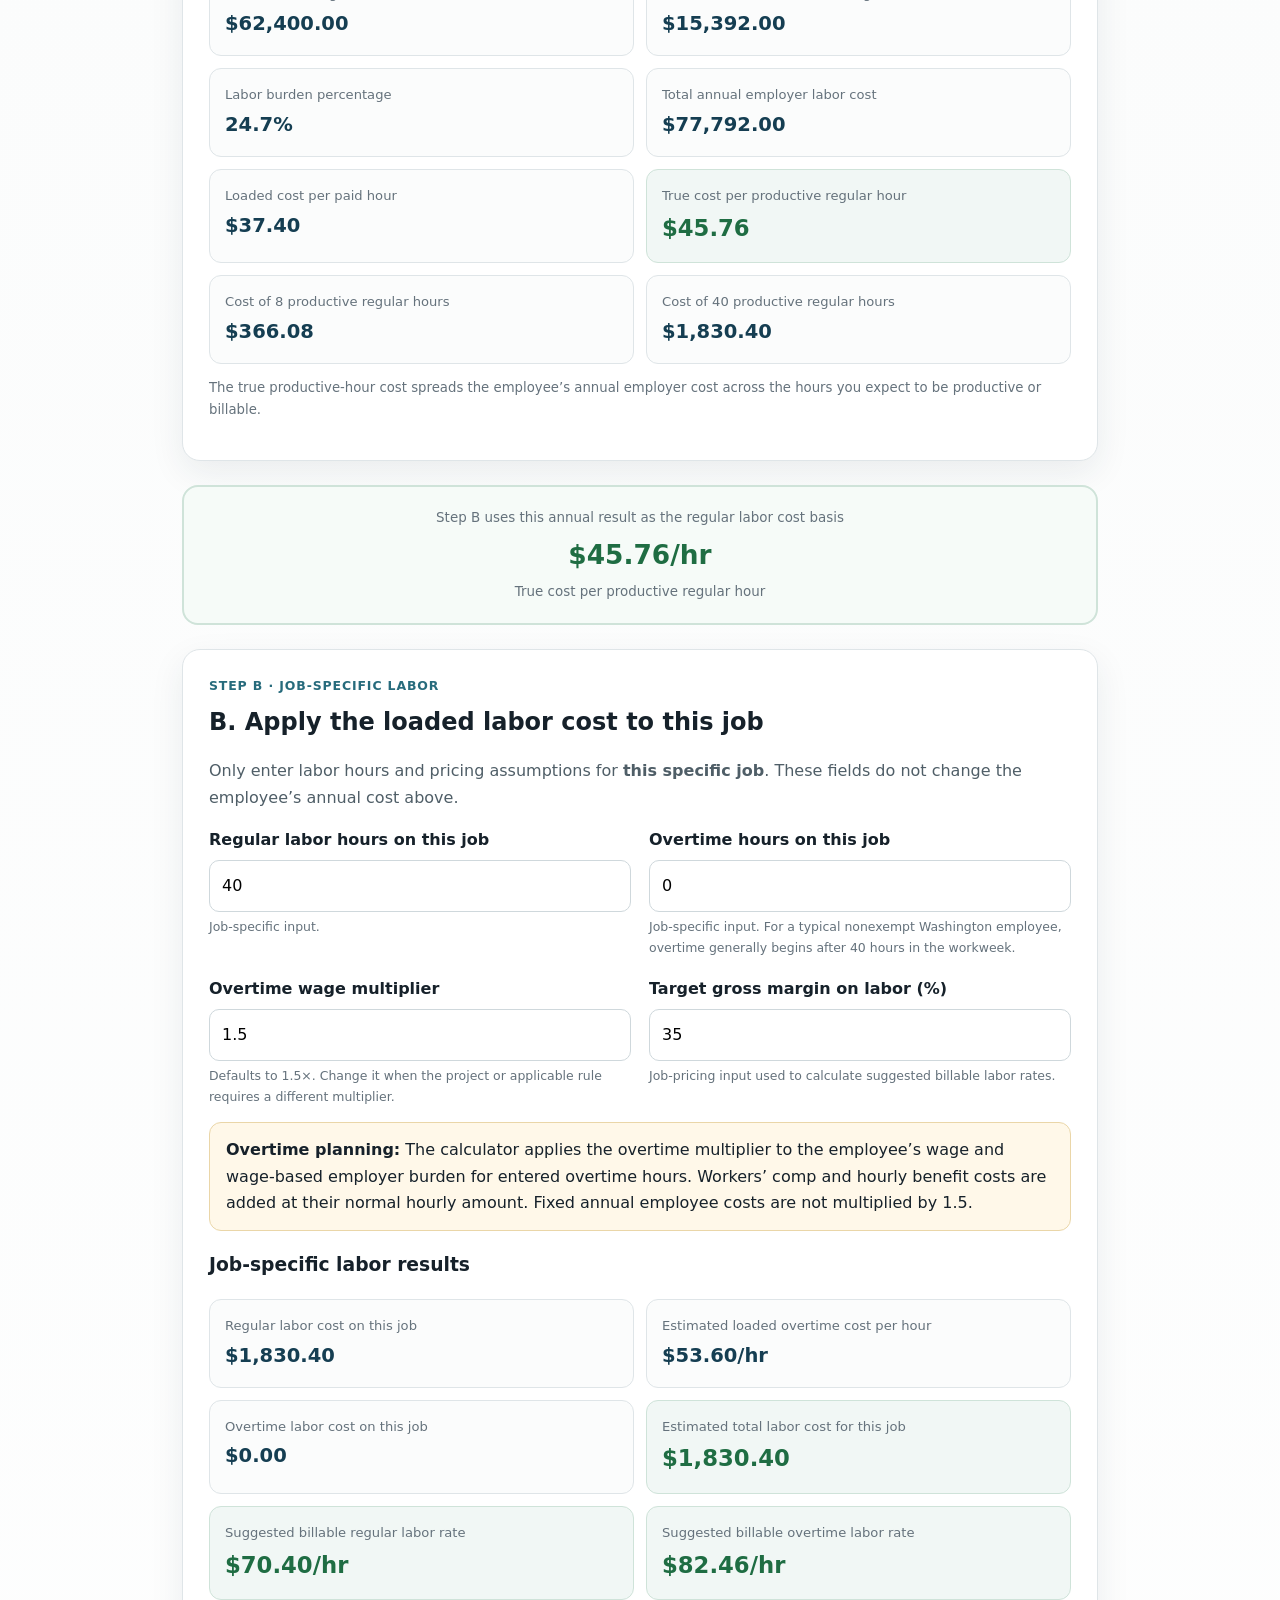
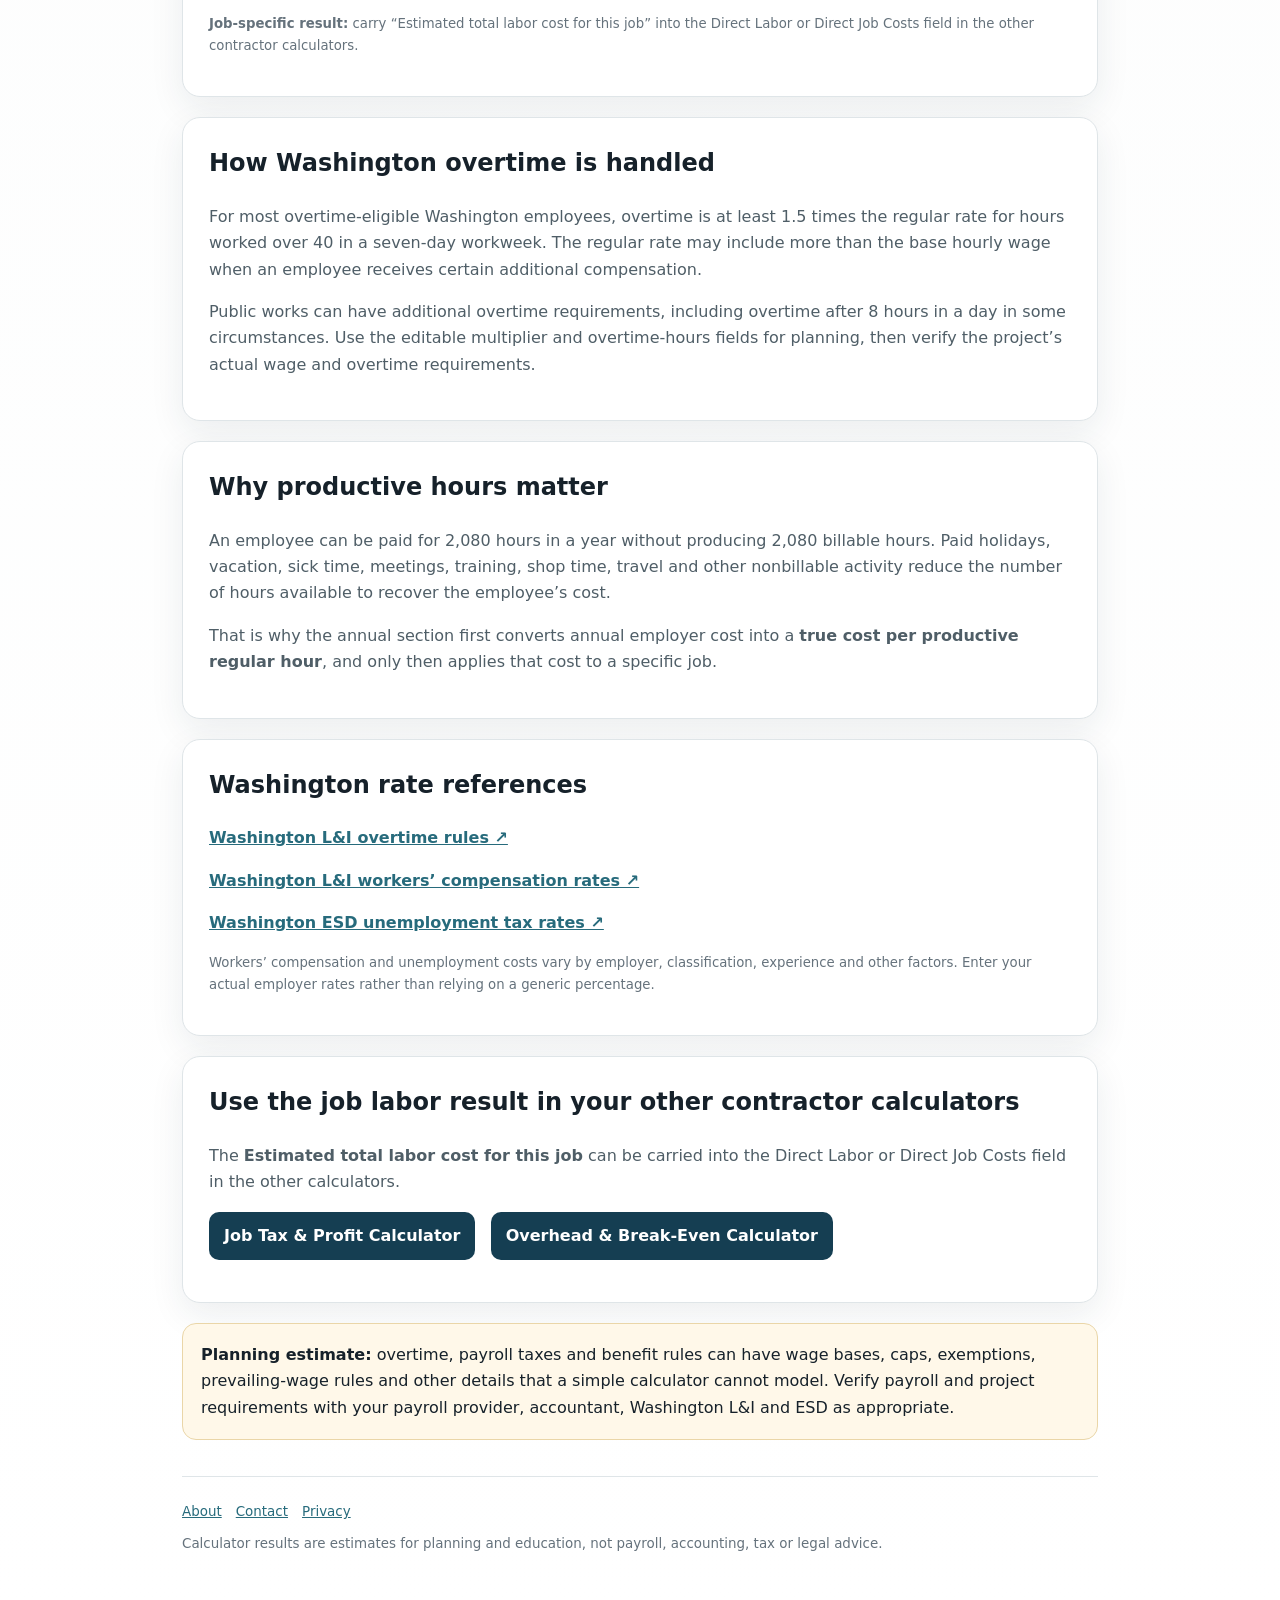
<file: labor-burden.html>
<!doctype html>
<html lang="en">
<head>
  <meta charset="utf-8">
  <meta name="viewport" content="width=device-width,initial-scale=1">
  <title>Contractor Labor Burden Calculator</title>
  <meta name="description" content="Free contractor labor burden calculator with Washington overtime. Separate annual employee costs from job-specific labor hours, then estimate true productive-hour cost and target billable rates.">
  <meta name="robots" content="index,follow">
  <link rel="canonical" href="https://contractorjobcalculator.com/labor-burden.html">
  <script async src="https://pagead2.googlesyndication.com/pagead/js/adsbygoogle.js?client=ca-pub-4738150335550966" crossorigin="anonymous"></script>
  <link rel="stylesheet" href="site.css">
  <style>
    .resultgrid{display:grid;grid-template-columns:repeat(2,1fr);gap:12px;margin-top:18px}
    .resultbox{border:1px solid var(--line);border-radius:12px;padding:15px;background:#fbfcfc}
    .resultbox span{display:block;color:var(--muted);font-size:.82rem}
    .resultbox strong{display:block;font-size:1.22rem;color:var(--brand);margin-top:3px}
    .resultbox.primary{background:#f1f7f5;border-color:#cfe3d9}
    .resultbox.primary strong{color:var(--good);font-size:1.42rem}
    .wide{grid-column:1/-1}
    .micro{font-size:.83rem;color:var(--muted)}
    .fieldhelp{font-size:.78rem;color:var(--muted);margin-top:5px}
    .ad-slot{min-height:82px;border:1px dashed #b8c2c7;border-radius:14px;background:#fbfcfc;display:flex;align-items:center;justify-content:center;color:#849199;font-size:.85rem;margin:8px 0 24px}
    .info{padding:14px 16px;border:1px solid #cfe3d9;border-radius:12px;background:#f1f7f5;margin:15px 0}
    .otinfo{padding:14px 16px;border:1px solid #ead6a8;border-radius:12px;background:#fff8e9;margin:15px 0}
    .section-kicker{font-size:.78rem;letter-spacing:.07em;text-transform:uppercase;font-weight:850;color:var(--brand2);margin-bottom:6px}
    .bridge{margin:24px 0;padding:20px;border:2px solid #cfe3d9;border-radius:16px;background:#f6fbf8;text-align:center}
    .bridge span{display:block;color:var(--muted);font-size:.84rem}
    .bridge strong{display:block;color:var(--good);font-size:1.65rem;margin:4px 0}
    .divider-title{margin:0 0 4px}
    .links a{color:var(--brand2);font-weight:750}
    @media(max-width:650px){.resultgrid{grid-template-columns:1fr}.wide{grid-column:auto}}
  </style>
</head>
<body>
<div class="wrap">
  <div class="topbar">
    <a class="brand" href="/">Contractor Job Calculator</a>
    <nav class="nav"><a href="/">Job Calculator</a><a href="overhead-break-even.html">Overhead & Break-Even</a><a href="markup-vs-margin.html">Markup vs. Margin</a><a href="about.html">About</a></nav>
  </div>
  <div class="poweredby">Powered by <a href="https://contractorleadexchange.com/contractor-revenue-leak-audit" target="_blank" rel="noopener">Contractor Lead Exchange</a></div>

  <section class="hero">
    <div class="eyebrow">Contractor financial utility</div>
    <h1>Separate annual employee cost from the cost of a specific job.</h1>
    <p class="lead">First calculate what the employee costs your company over a year. Then use that loaded hourly cost to estimate regular and overtime labor on one specific job.</p>
  </section>

  

  <section class="card">
    <div class="section-kicker">Step A · Annual employee cost</div>
    <h2 class="divider-title">A. Calculate the employee’s annual loaded labor cost</h2>
    <p>These inputs describe the employee and recurring employer costs across the year. <strong>They are not costs for one particular job.</strong> Results update automatically as you type.</p>

    <div class="grid">
      <div class="field">
        <label for="wage">Base hourly wage</label>
        <input id="wage" type="number" min="0" step="0.01" value="30">
      </div>
      <div class="field">
        <label for="paidHours">Paid hours per year</label>
        <input id="paidHours" type="number" min="1" step="1" value="2080">
        <div class="fieldhelp">Annual input. Include paid vacation, holidays and sick time if they are part of annual paid hours.</div>
      </div>
      <div class="field">
        <label for="payrollTax">Employer payroll tax allowance (%)</label>
        <input id="payrollTax" type="number" min="0" step="0.01" value="8">
        <div class="fieldhelp">Annual employer burden estimate. Use your own payroll/tax figures.</div>
      </div>
      <div class="field">
        <label for="unemployment">WA unemployment / ESD rate (%)</label>
        <input id="unemployment" type="number" min="0" step="0.01" value="0">
        <div class="fieldhelp">Annual employer burden. Enter the rate shown on your ESD account or rate notice.</div>
      </div>
      <div class="field">
        <label for="wcHourly">WA workers’ comp — employer cost per reported hour</label>
        <input id="wcHourly" type="number" min="0" step="0.001" value="0">
        <div class="fieldhelp">Annual employee-cost input based on the applicable L&I risk classification.</div>
      </div>
      <div class="field">
        <label for="reportedHours">Workers’ comp reported/worked hours per year</label>
        <input id="reportedHours" type="number" min="0" step="1" value="1880">
        <div class="fieldhelp">Annual input used to estimate total employer-paid workers’ comp cost.</div>
      </div>
      <div class="field">
        <label for="benefitHourly">Benefits cost per paid hour — annual burden input</label>
        <input id="benefitHourly" type="number" min="0" step="0.01" value="5">
        <div class="fieldhelp">Example: employer health contribution. This helps build annual employee cost; it is not entered again as a job expense.</div>
      </div>
      <div class="field">
        <label for="fixedBenefits">Other annual employee costs — not tied to one job</label>
        <input id="fixedBenefits" type="number" min="0" step="0.01" value="0">
        <div class="fieldhelp">Training, uniforms, tools, bonuses or other recurring employee costs not already entered.</div>
      </div>
      <div class="field">
        <label for="productiveHours">Billable / productive hours per year</label>
        <input id="productiveHours" type="number" min="1" step="1" value="1700">
        <div class="fieldhelp">Usually lower than paid hours because vacation, holidays, meetings, training, travel and downtime may not be billable.</div>
      </div>
      <div class="field">
        <label for="otherPct">Other wage-based employer burden (%)</label>
        <input id="otherPct" type="number" min="0" step="0.01" value="0">
        <div class="fieldhelp">Annual employer burden not already included above.</div>
      </div>
    </div>

    <div class="info"><strong>Annual-cost rule:</strong> Use employer-paid costs that belong to the employee across the year. Do not enter materials, permits, subcontractors, job equipment or other project-specific expenses here.</div>

    <h3>Annual employee-cost results</h3>
    <div class="resultgrid">
      <div class="resultbox"><span>Annual base wages</span><strong id="annualWages">—</strong></div>
      <div class="resultbox"><span>Annual labor burden above wages</span><strong id="burdenDollars">—</strong></div>
      <div class="resultbox"><span>Labor burden percentage</span><strong id="burdenPct">—</strong></div>
      <div class="resultbox"><span>Total annual employer labor cost</span><strong id="annualCost">—</strong></div>
      <div class="resultbox"><span>Loaded cost per paid hour</span><strong id="paidHourCost">—</strong></div>
      <div class="resultbox primary"><span>True cost per productive regular hour</span><strong id="productiveHourCost">—</strong></div>
      <div class="resultbox"><span>Cost of 8 productive regular hours</span><strong id="dayCost">—</strong></div>
      <div class="resultbox"><span>Cost of 40 productive regular hours</span><strong id="weekCost">—</strong></div>
    </div>
    <p class="micro">The true productive-hour cost spreads the employee’s annual employer cost across the hours you expect to be productive or billable.</p>
  </section>

  <div class="bridge">
    <span>Step B uses this annual result as the regular labor cost basis</span>
    <strong id="bridgeRate">—</strong>
    <span>True cost per productive regular hour</span>
  </div>

  <section class="card">
    <div class="section-kicker">Step B · Job-specific labor</div>
    <h2 class="divider-title">B. Apply the loaded labor cost to this job</h2>
    <p>Only enter labor hours and pricing assumptions for <strong>this specific job</strong>. These fields do not change the employee’s annual cost above.</p>

    <div class="grid">
      <div class="field">
        <label for="regularJobHours">Regular labor hours on this job</label>
        <input id="regularJobHours" type="number" min="0" step="0.1" value="40">
        <div class="fieldhelp">Job-specific input.</div>
      </div>
      <div class="field">
        <label for="overtimeHours">Overtime hours on this job</label>
        <input id="overtimeHours" type="number" min="0" step="0.1" value="0">
        <div class="fieldhelp">Job-specific input. For a typical nonexempt Washington employee, overtime generally begins after 40 hours in the workweek.</div>
      </div>
      <div class="field">
        <label for="overtimeMultiplier">Overtime wage multiplier</label>
        <input id="overtimeMultiplier" type="number" min="1" step="0.05" value="1.5">
        <div class="fieldhelp">Defaults to 1.5×. Change it when the project or applicable rule requires a different multiplier.</div>
      </div>
      <div class="field">
        <label for="targetMargin">Target gross margin on labor (%)</label>
        <input id="targetMargin" type="number" min="0" max="95" step="0.1" value="35">
        <div class="fieldhelp">Job-pricing input used to calculate suggested billable labor rates.</div>
      </div>
    </div>

    <div class="otinfo"><strong>Overtime planning:</strong> The calculator applies the overtime multiplier to the employee’s wage and wage-based employer burden for entered overtime hours. Workers’ comp and hourly benefit costs are added at their normal hourly amount. Fixed annual employee costs are not multiplied by 1.5.</div>

    <h3>Job-specific labor results</h3>
    <div class="resultgrid">
      <div class="resultbox"><span>Regular labor cost on this job</span><strong id="regularJobCost">—</strong></div>
      <div class="resultbox"><span>Estimated loaded overtime cost per hour</span><strong id="overtimeHourCost">—</strong></div>
      <div class="resultbox"><span>Overtime labor cost on this job</span><strong id="overtimeJobCost">—</strong></div>
      <div class="resultbox primary"><span>Estimated total labor cost for this job</span><strong id="jobCost">—</strong></div>
      <div class="resultbox primary"><span>Suggested billable regular labor rate</span><strong id="billableRate">—</strong></div>
      <div class="resultbox primary"><span>Suggested billable overtime labor rate</span><strong id="overtimeBillableRate">—</strong></div>
    </div>
    <p class="micro"><strong>Job-specific result:</strong> carry “Estimated total labor cost for this job” into the Direct Labor or Direct Job Costs field in the other contractor calculators.</p>
  </section>

  

  <section class="card">
    <h2>How Washington overtime is handled</h2>
    <p>For most overtime-eligible Washington employees, overtime is at least 1.5 times the regular rate for hours worked over 40 in a seven-day workweek. The regular rate may include more than the base hourly wage when an employee receives certain additional compensation.</p>
    <p>Public works can have additional overtime requirements, including overtime after 8 hours in a day in some circumstances. Use the editable multiplier and overtime-hours fields for planning, then verify the project’s actual wage and overtime requirements.</p>
  </section>

  <section class="card">
    <h2>Why productive hours matter</h2>
    <p>An employee can be paid for 2,080 hours in a year without producing 2,080 billable hours. Paid holidays, vacation, sick time, meetings, training, shop time, travel and other nonbillable activity reduce the number of hours available to recover the employee’s cost.</p>
    <p>That is why the annual section first converts annual employer cost into a <strong>true cost per productive regular hour</strong>, and only then applies that cost to a specific job.</p>
  </section>

  <section class="card links">
    <h2>Washington rate references</h2>
    <p><a href="https://www.lni.wa.gov/workers-rights/wages/overtime/" target="_blank" rel="noopener">Washington L&I overtime rules ↗</a></p>
    <p><a href="https://www.lni.wa.gov/insurance/rates-risk-classes/rates-for-workers-compensation/" target="_blank" rel="noopener">Washington L&I workers’ compensation rates ↗</a></p>
    <p><a href="https://esd.wa.gov/employer-requirements/unemployment-taxes/how-we-determine-tax-rates" target="_blank" rel="noopener">Washington ESD unemployment tax rates ↗</a></p>
    <p class="micro">Workers’ compensation and unemployment costs vary by employer, classification, experience and other factors. Enter your actual employer rates rather than relying on a generic percentage.</p>
  </section>

  <section class="card">
    <h2>Use the job labor result in your other contractor calculators</h2>
    <p>The <strong>Estimated total labor cost for this job</strong> can be carried into the Direct Labor or Direct Job Costs field in the other calculators.</p>
    <p><a class="button" href="/">Job Tax & Profit Calculator</a> &nbsp; <a class="button" href="overhead-break-even.html">Overhead & Break-Even Calculator</a></p>
  </section>

  <section class="warning"><strong>Planning estimate:</strong> overtime, payroll taxes and benefit rules can have wage bases, caps, exemptions, prevailing-wage rules and other details that a simple calculator cannot model. Verify payroll and project requirements with your payroll provider, accountant, Washington L&I and ESD as appropriate.</section>

  <footer><div class="footerlinks"><a href="about.html">About</a><a href="contact.html">Contact</a><a href="privacy.html">Privacy</a></div>Calculator results are estimates for planning and education, not payroll, accounting, tax or legal advice.</footer>
</div>

<script>
(() => {
  const $ = id => document.getElementById(id);
  const val = id => Math.max(0, parseFloat($(id).value) || 0);
  const money = n => new Intl.NumberFormat('en-US',{style:'currency',currency:'USD'}).format(Math.round(((Number.isFinite(n)?n:0)+Number.EPSILON)*100)/100);
  const pct = n => (Number.isFinite(n)?n:0).toFixed(1) + '%';

  function calculate(){
    const wage=val('wage');
    const paidHours=val('paidHours');
    const payrollTax=val('payrollTax')/100;
    const unemployment=val('unemployment')/100;
    const wcHourly=val('wcHourly');
    const reportedHours=val('reportedHours');
    const benefitHourly=val('benefitHourly');
    const fixedBenefits=val('fixedBenefits');
    const productiveHours=val('productiveHours');
    const otherPct=val('otherPct')/100;
    const regularJobHours=val('regularJobHours');
    const overtimeHours=val('overtimeHours');
    const overtimeMultiplier=Math.max(1,val('overtimeMultiplier'));
    const targetMargin=val('targetMargin')/100;

    const annualWages=wage*paidHours;
    const wageBurdenRate=payrollTax+unemployment+otherPct;
    const wageBasedBurden=annualWages*wageBurdenRate;
    const workersComp=wcHourly*reportedHours;
    const hourlyBenefits=benefitHourly*paidHours;
    const totalBurden=wageBasedBurden+workersComp+hourlyBenefits+fixedBenefits;
    const totalCost=annualWages+totalBurden;
    const burdenPercent=annualWages>0?(totalBurden/annualWages)*100:0;
    const loadedPaid=paidHours>0?totalCost/paidHours:0;
    const productiveCost=productiveHours>0?totalCost/productiveHours:0;

    const overtimeWage=wage*overtimeMultiplier;
    const overtimeWageBurden=overtimeWage*wageBurdenRate;
    const overtimeLoadedCost=overtimeWage+overtimeWageBurden+wcHourly+benefitHourly;
    const regularJobCost=productiveCost*regularJobHours;
    const overtimeJobCost=overtimeLoadedCost*overtimeHours;
    const jobCost=regularJobCost+overtimeJobCost;

    const billable=targetMargin<1?productiveCost/(1-targetMargin):0;
    const overtimeBillable=targetMargin<1?overtimeLoadedCost/(1-targetMargin):0;

    $('annualWages').textContent=money(annualWages);
    $('burdenDollars').textContent=money(totalBurden);
    $('burdenPct').textContent=pct(burdenPercent);
    $('annualCost').textContent=money(totalCost);
    $('paidHourCost').textContent=money(loadedPaid);
    $('productiveHourCost').textContent=money(productiveCost);
    $('bridgeRate').textContent=money(productiveCost)+'/hr';
    $('dayCost').textContent=money(productiveCost*8);
    $('weekCost').textContent=money(productiveCost*40);
    $('regularJobCost').textContent=money(regularJobCost);
    $('overtimeHourCost').textContent=money(overtimeLoadedCost)+'/hr';
    $('overtimeJobCost').textContent=money(overtimeJobCost);
    $('jobCost').textContent=money(jobCost);
    $('billableRate').textContent=targetMargin<1?money(billable)+'/hr':'Target margin must be below 100%';
    $('overtimeBillableRate').textContent=targetMargin<1?money(overtimeBillable)+'/hr':'Target margin must be below 100%';
  }

  ['wage','paidHours','payrollTax','unemployment','wcHourly','reportedHours','benefitHourly','fixedBenefits','productiveHours','otherPct','regularJobHours','overtimeHours','overtimeMultiplier','targetMargin'].forEach(id => $(id).addEventListener('input', calculate));
  calculate();
})();
</script>
</body>
</html>
</file>
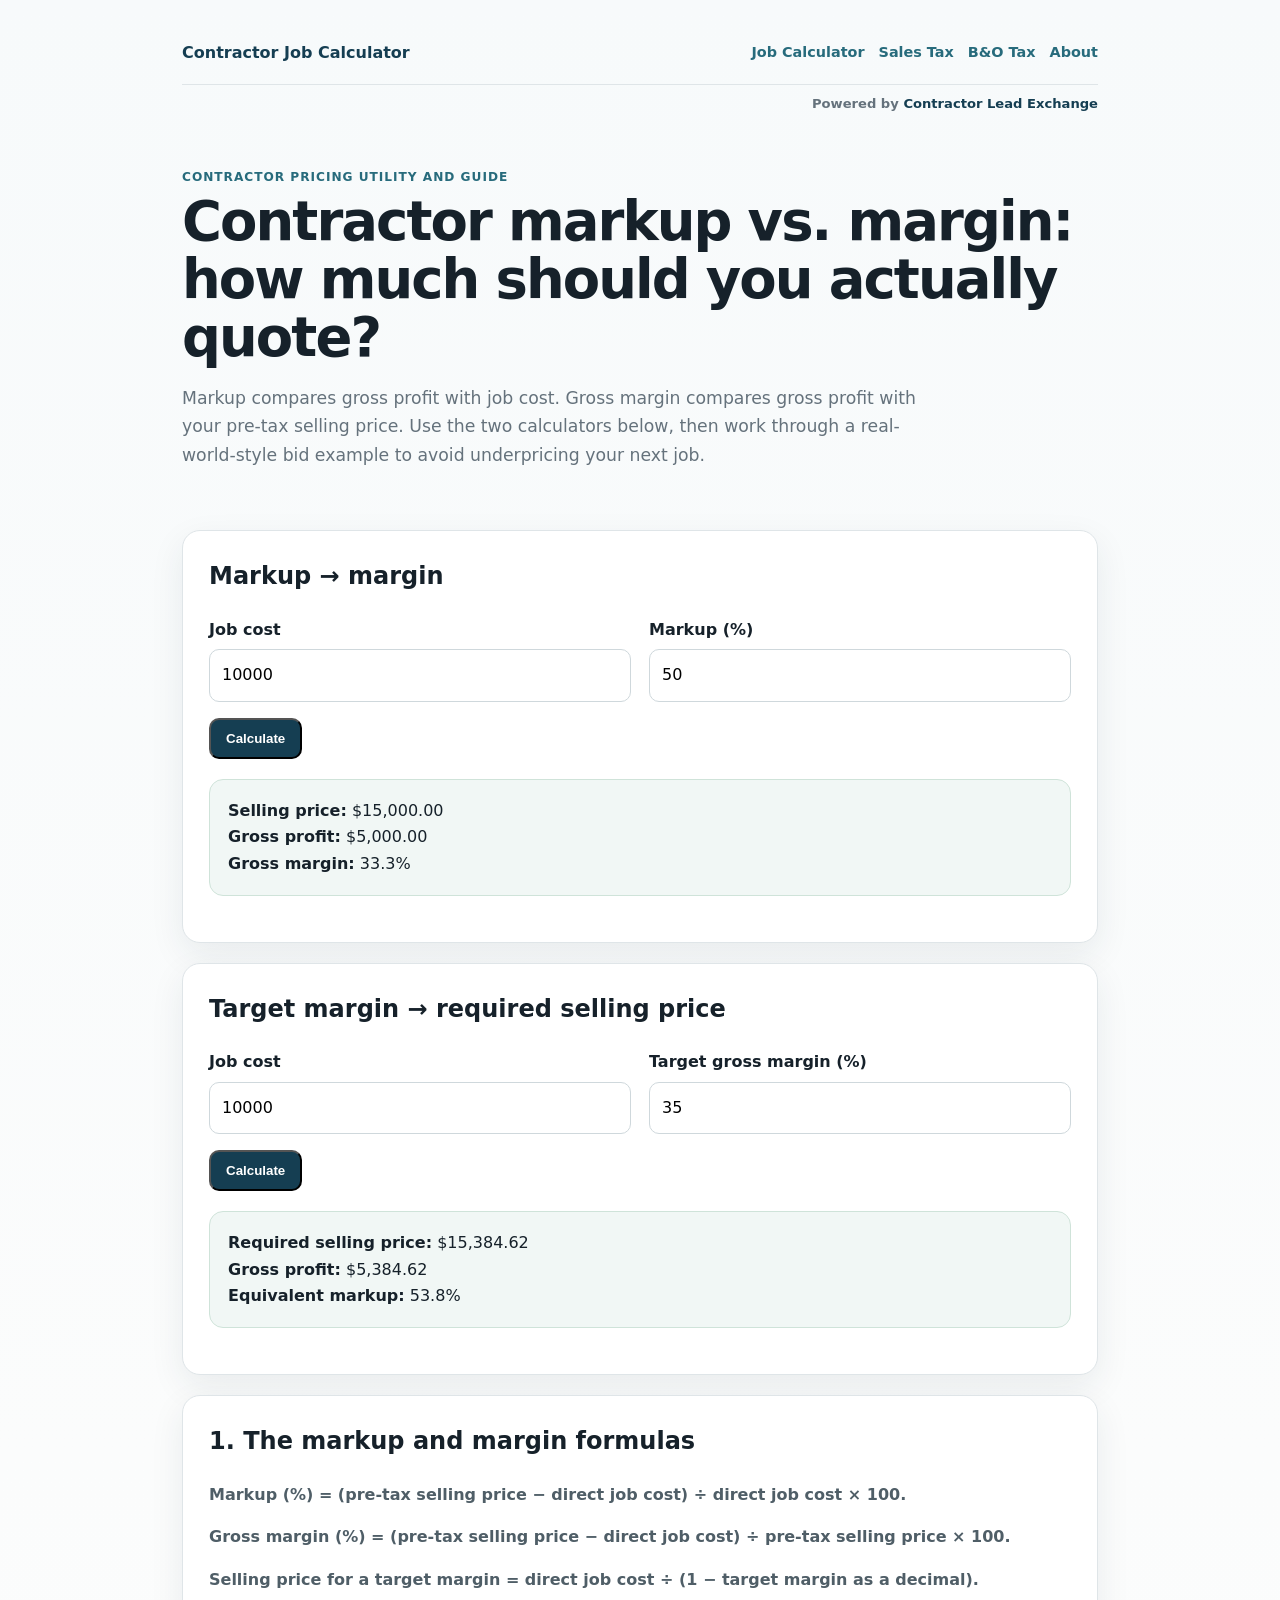
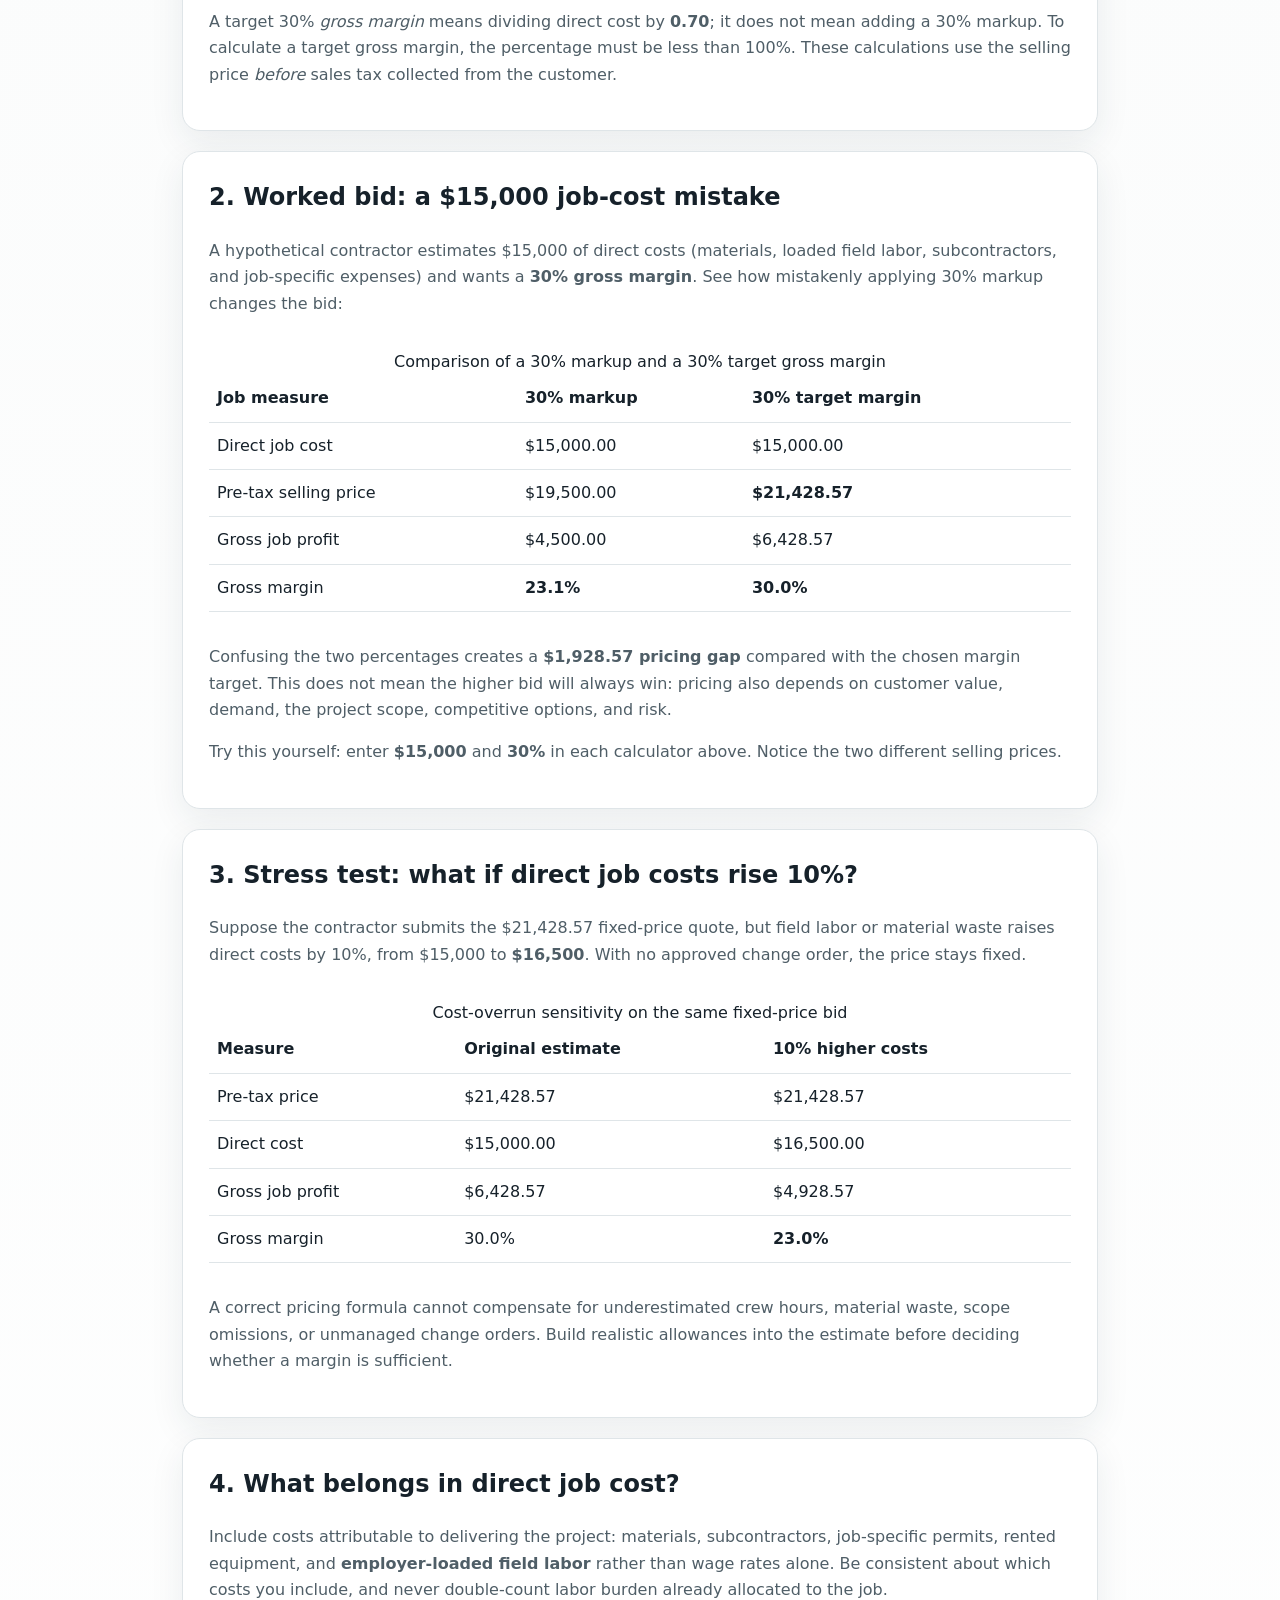
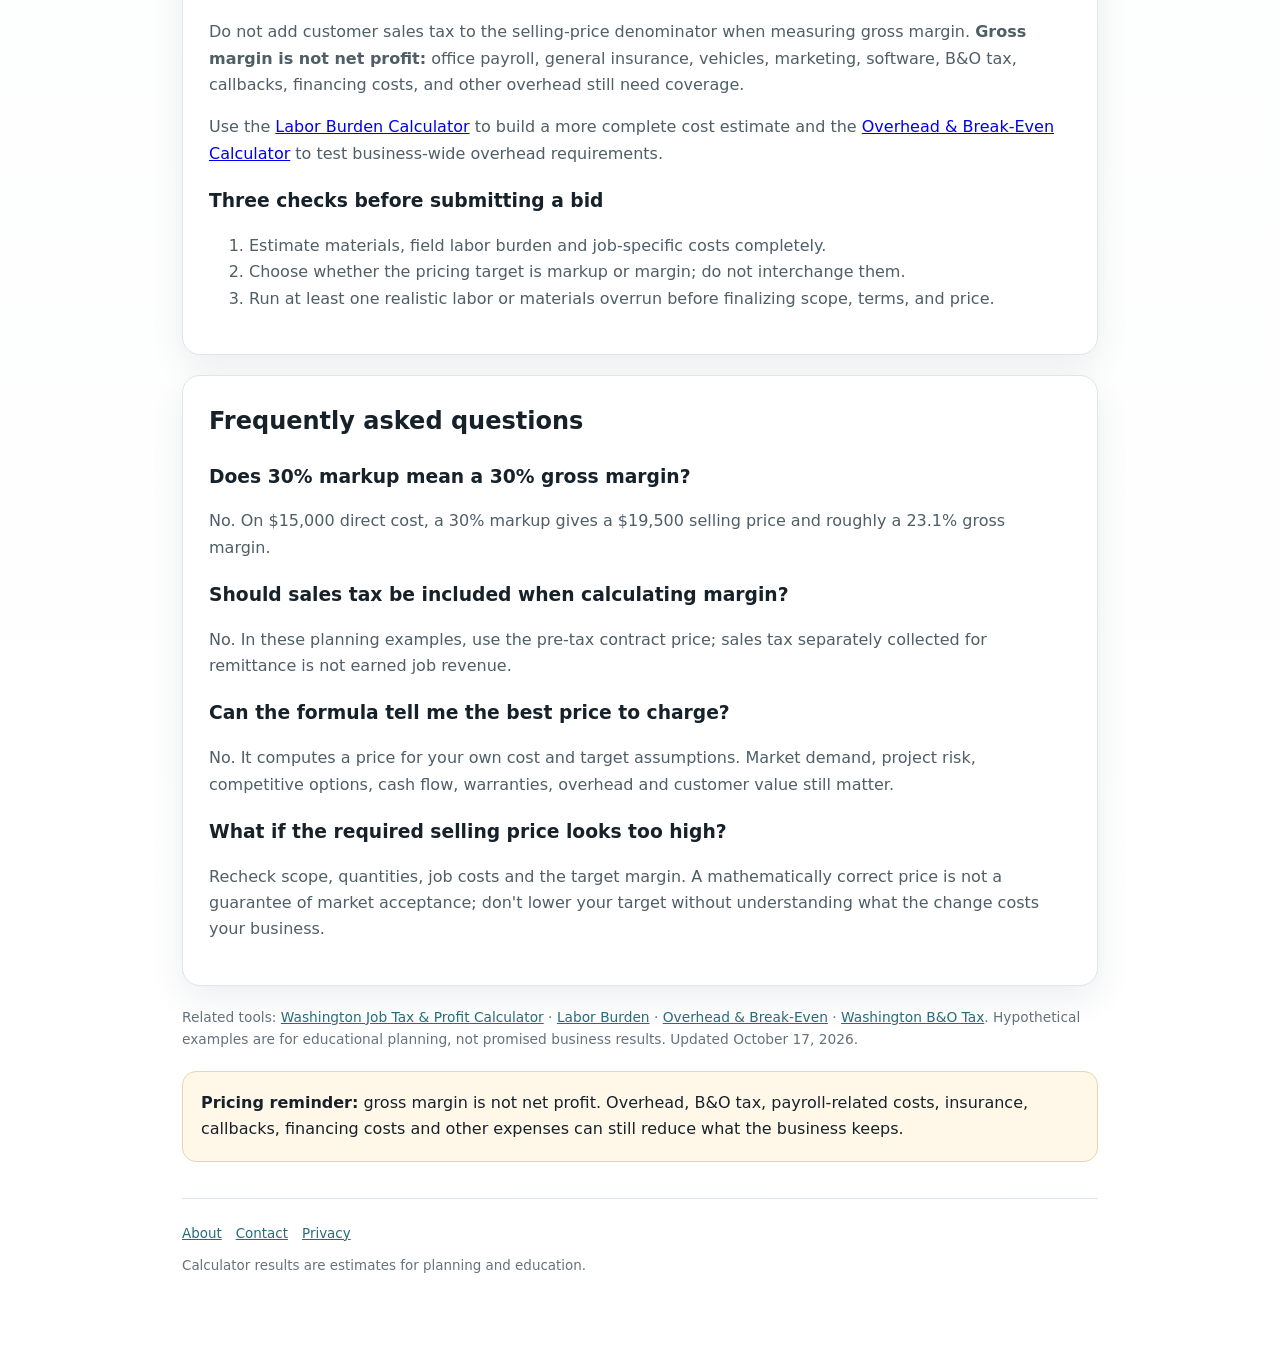
<file: markup-vs-margin.html>
<!doctype html><html lang="en"><head><meta charset="utf-8"><meta name="viewport" content="width=device-width,initial-scale=1"><title>Contractor Markup vs. Margin Calculator & Bid Example</title><meta name="description" content="Avoid contractor pricing mistakes. Compare markup and gross margin, use the correct selling-price formula, and see what cost overruns do to profit."><link rel="canonical" href="https://contractorjobcalculator.com/markup-vs-margin.html"><script async src="https://pagead2.googlesyndication.com/pagead/js/adsbygoogle.js?client=ca-pub-4738150335550966" crossorigin="anonymous"></script><link rel="stylesheet" href="site.css"></head><body><div class="wrap"><div class="topbar"><a class="brand" href="/">Contractor Job Calculator</a><nav class="nav"><a href="/">Job Calculator</a><a href="washington-contractor-sales-tax.html">Sales Tax</a><a href="washington-bo-tax.html">B&O Tax</a><a href="about.html">About</a></nav></div><div class="poweredby">Powered by <a href="https://contractorleadexchange.com/contractor-revenue-leak-audit" target="_blank" rel="noopener">Contractor Lead Exchange</a></div><section class="hero"><div class="eyebrow">Contractor pricing utility and guide</div><h1>Contractor markup vs. margin: how much should you actually quote?</h1><p class="lead">Markup compares gross profit with job cost. Gross margin compares gross profit with your pre-tax selling price. Use the two calculators below, then work through a real-world-style bid example to avoid underpricing your next job.</p></section><section class="card"><h2>Markup → margin</h2><div class="grid"><div class="field"><label for="cost">Job cost</label><input id="cost" type="number" min="0" step="0.01" value="10000"></div><div class="field"><label for="markup">Markup (%)</label><input id="markup" type="number" min="0" step="0.1" value="50"></div></div><p><button class="button" id="calcMarkup" type="button">Calculate</button></p><div id="markupResult" class="callout"></div></section><section class="card"><h2>Target margin → required selling price</h2><div class="grid"><div class="field"><label for="cost2">Job cost</label><input id="cost2" type="number" min="0" step="0.01" value="10000"></div><div class="field"><label for="margin">Target gross margin (%)</label><input id="margin" type="number" min="0" max="99" step="0.1" value="35"></div></div><p><button class="button" id="calcMargin" type="button">Calculate</button></p><div id="marginResult" class="callout"></div></section>
<section class="card"><h2>1. The markup and margin formulas</h2>
<p><strong>Markup (%) = (pre-tax selling price − direct job cost) ÷ direct job cost × 100.</strong></p>
<p><strong>Gross margin (%) = (pre-tax selling price − direct job cost) ÷ pre-tax selling price × 100.</strong></p>
<p><strong>Selling price for a target margin = direct job cost ÷ (1 − target margin as a decimal).</strong></p>
<p>A target 30% <em>gross margin</em> means dividing direct cost by <strong>0.70</strong>; it does not mean adding a 30% markup. To calculate a target gross margin, the percentage must be less than 100%. These calculations use the selling price <em>before</em> sales tax collected from the customer.</p></section>
<section class="card"><h2>2. Worked bid: a $15,000 job-cost mistake</h2>
<p>A hypothetical contractor estimates $15,000 of direct costs (materials, loaded field labor, subcontractors, and job-specific expenses) and wants a <strong>30% gross margin</strong>. See how mistakenly applying 30% markup changes the bid:</p>
<div style="overflow-x:auto"><table><caption>Comparison of a 30% markup and a 30% target gross margin</caption><thead><tr><th scope="col">Job measure</th><th scope="col">30% markup</th><th scope="col">30% target margin</th></tr></thead><tbody>
<tr><td>Direct job cost</td><td>$15,000.00</td><td>$15,000.00</td></tr>
<tr><td>Pre-tax selling price</td><td>$19,500.00</td><td><strong>$21,428.57</strong></td></tr>
<tr><td>Gross job profit</td><td>$4,500.00</td><td>$6,428.57</td></tr>
<tr><td>Gross margin</td><td><strong>23.1%</strong></td><td><strong>30.0%</strong></td></tr>
</tbody></table></div>
<p>Confusing the two percentages creates a <strong>$1,928.57 pricing gap</strong> compared with the chosen margin target. This does not mean the higher bid will always win: pricing also depends on customer value, demand, the project scope, competitive options, and risk.</p>
<p>Try this yourself: enter <strong>$15,000</strong> and <strong>30%</strong> in each calculator above. Notice the two different selling prices.</p></section>
<section class="card"><h2>3. Stress test: what if direct job costs rise 10%?</h2>
<p>Suppose the contractor submits the $21,428.57 fixed-price quote, but field labor or material waste raises direct costs by 10%, from $15,000 to <strong>$16,500</strong>. With no approved change order, the price stays fixed.</p>
<div style="overflow-x:auto"><table><caption>Cost-overrun sensitivity on the same fixed-price bid</caption><thead><tr><th scope="col">Measure</th><th scope="col">Original estimate</th><th scope="col">10% higher costs</th></tr></thead><tbody>
<tr><td>Pre-tax price</td><td>$21,428.57</td><td>$21,428.57</td></tr>
<tr><td>Direct cost</td><td>$15,000.00</td><td>$16,500.00</td></tr>
<tr><td>Gross job profit</td><td>$6,428.57</td><td>$4,928.57</td></tr>
<tr><td>Gross margin</td><td>30.0%</td><td><strong>23.0%</strong></td></tr>
</tbody></table></div>
<p>A correct pricing formula cannot compensate for underestimated crew hours, material waste, scope omissions, or unmanaged change orders. Build realistic allowances into the estimate before deciding whether a margin is sufficient.</p></section>
<section class="card"><h2>4. What belongs in direct job cost?</h2>
<p>Include costs attributable to delivering the project: materials, subcontractors, job-specific permits, rented equipment, and <strong>employer-loaded field labor</strong> rather than wage rates alone. Be consistent about which costs you include, and never double-count labor burden already allocated to the job.</p>
<p>Do not add customer sales tax to the selling-price denominator when measuring gross margin. <strong>Gross margin is not net profit:</strong> office payroll, general insurance, vehicles, marketing, software, B&amp;O tax, callbacks, financing costs, and other overhead still need coverage.</p>
<p>Use the <a href="labor-burden.html">Labor Burden Calculator</a> to build a more complete cost estimate and the <a href="overhead-break-even.html">Overhead &amp; Break-Even Calculator</a> to test business-wide overhead requirements.</p>
<h3>Three checks before submitting a bid</h3><ol><li>Estimate materials, field labor burden and job-specific costs completely.</li><li>Choose whether the pricing target is markup or margin; do not interchange them.</li><li>Run at least one realistic labor or materials overrun before finalizing scope, terms, and price.</li></ol></section>
<section class="card"><h2>Frequently asked questions</h2>
<h3>Does 30% markup mean a 30% gross margin?</h3><p>No. On $15,000 direct cost, a 30% markup gives a $19,500 selling price and roughly a 23.1% gross margin.</p>
<h3>Should sales tax be included when calculating margin?</h3><p>No. In these planning examples, use the pre-tax contract price; sales tax separately collected for remittance is not earned job revenue.</p>
<h3>Can the formula tell me the best price to charge?</h3><p>No. It computes a price for your own cost and target assumptions. Market demand, project risk, competitive options, cash flow, warranties, overhead and customer value still matter.</p>
<h3>What if the required selling price looks too high?</h3><p>Recheck scope, quantities, job costs and the target margin. A mathematically correct price is not a guarantee of market acceptance; don't lower your target without understanding what the change costs your business.</p></section>
<p class="source">Related tools: <a href="/">Washington Job Tax &amp; Profit Calculator</a> · <a href="labor-burden.html">Labor Burden</a> · <a href="overhead-break-even.html">Overhead &amp; Break-Even</a> · <a href="washington-bo-tax.html">Washington B&amp;O Tax</a>. Hypothetical examples are for educational planning, not promised business results. Updated October 17, 2026.</p>
<section class="warning"><strong>Pricing reminder:</strong> gross margin is not net profit. Overhead, B&O tax, payroll-related costs, insurance, callbacks, financing costs and other expenses can still reduce what the business keeps.</section><footer><div class="footerlinks"><a href="about.html">About</a><a href="contact.html">Contact</a><a href="privacy.html">Privacy</a></div>Calculator results are estimates for planning and education.</footer></div><script>const money=n=>new Intl.NumberFormat('en-US',{style:'currency',currency:'USD'}).format(Math.round((n+Number.EPSILON)*100)/100);const val=id=>Math.max(0,parseFloat(document.getElementById(id).value)||0);function runMarkup(){const c=val('cost'),m=val('markup')/100,s=c*(1+m),p=s-c,g=s?p/s*100:0;document.getElementById('markupResult').innerHTML='<strong>Selling price:</strong> '+money(s)+'<br><strong>Gross profit:</strong> '+money(p)+'<br><strong>Gross margin:</strong> '+g.toFixed(1)+'%';}function runMargin(){const c=val('cost2'),m=val('margin')/100;if(m>=1){document.getElementById('marginResult').textContent='Target margin must be below 100%.';return;}const s=c/(1-m),p=s-c,markup=c?p/c*100:0;document.getElementById('marginResult').innerHTML='<strong>Required selling price:</strong> '+money(s)+'<br><strong>Gross profit:</strong> '+money(p)+'<br><strong>Equivalent markup:</strong> '+markup.toFixed(1)+'%';}document.getElementById('calcMarkup').onclick=runMarkup;document.getElementById('calcMargin').onclick=runMargin;runMarkup();runMargin();</script></body></html>
</file>
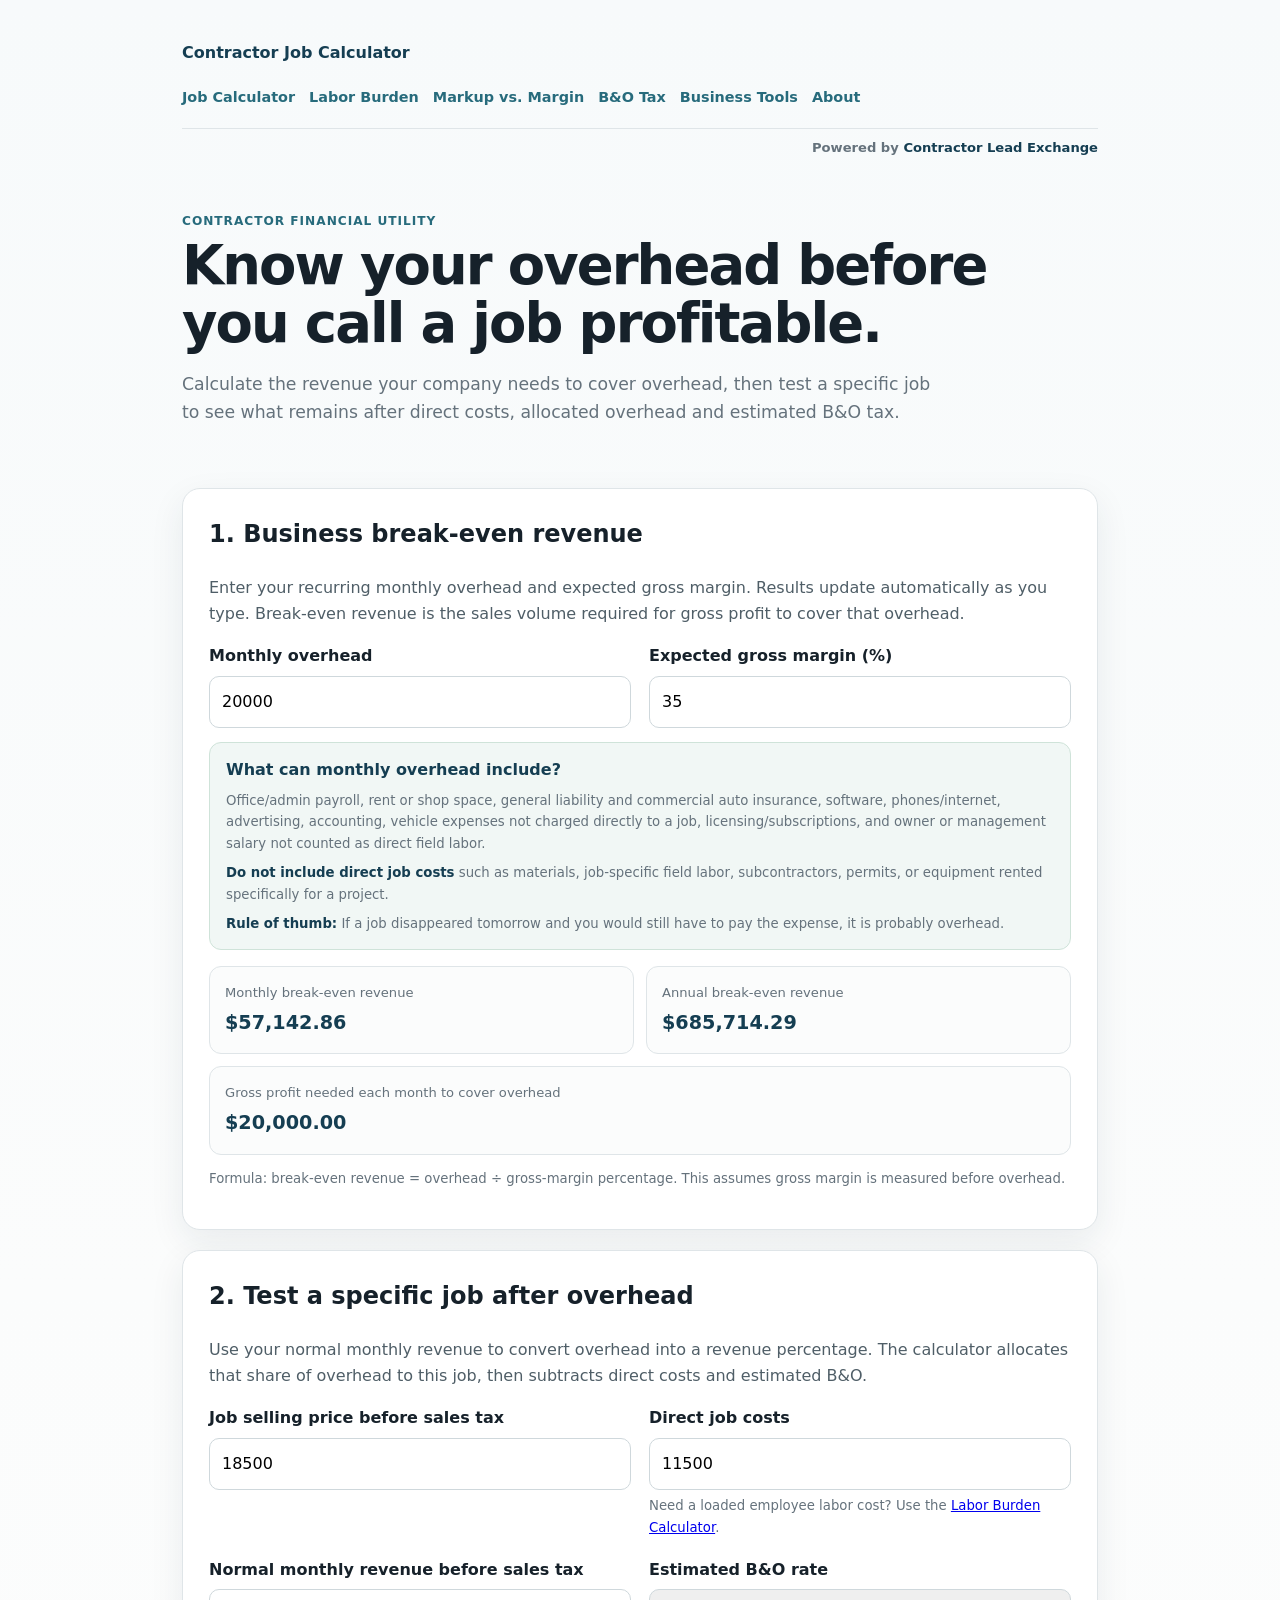
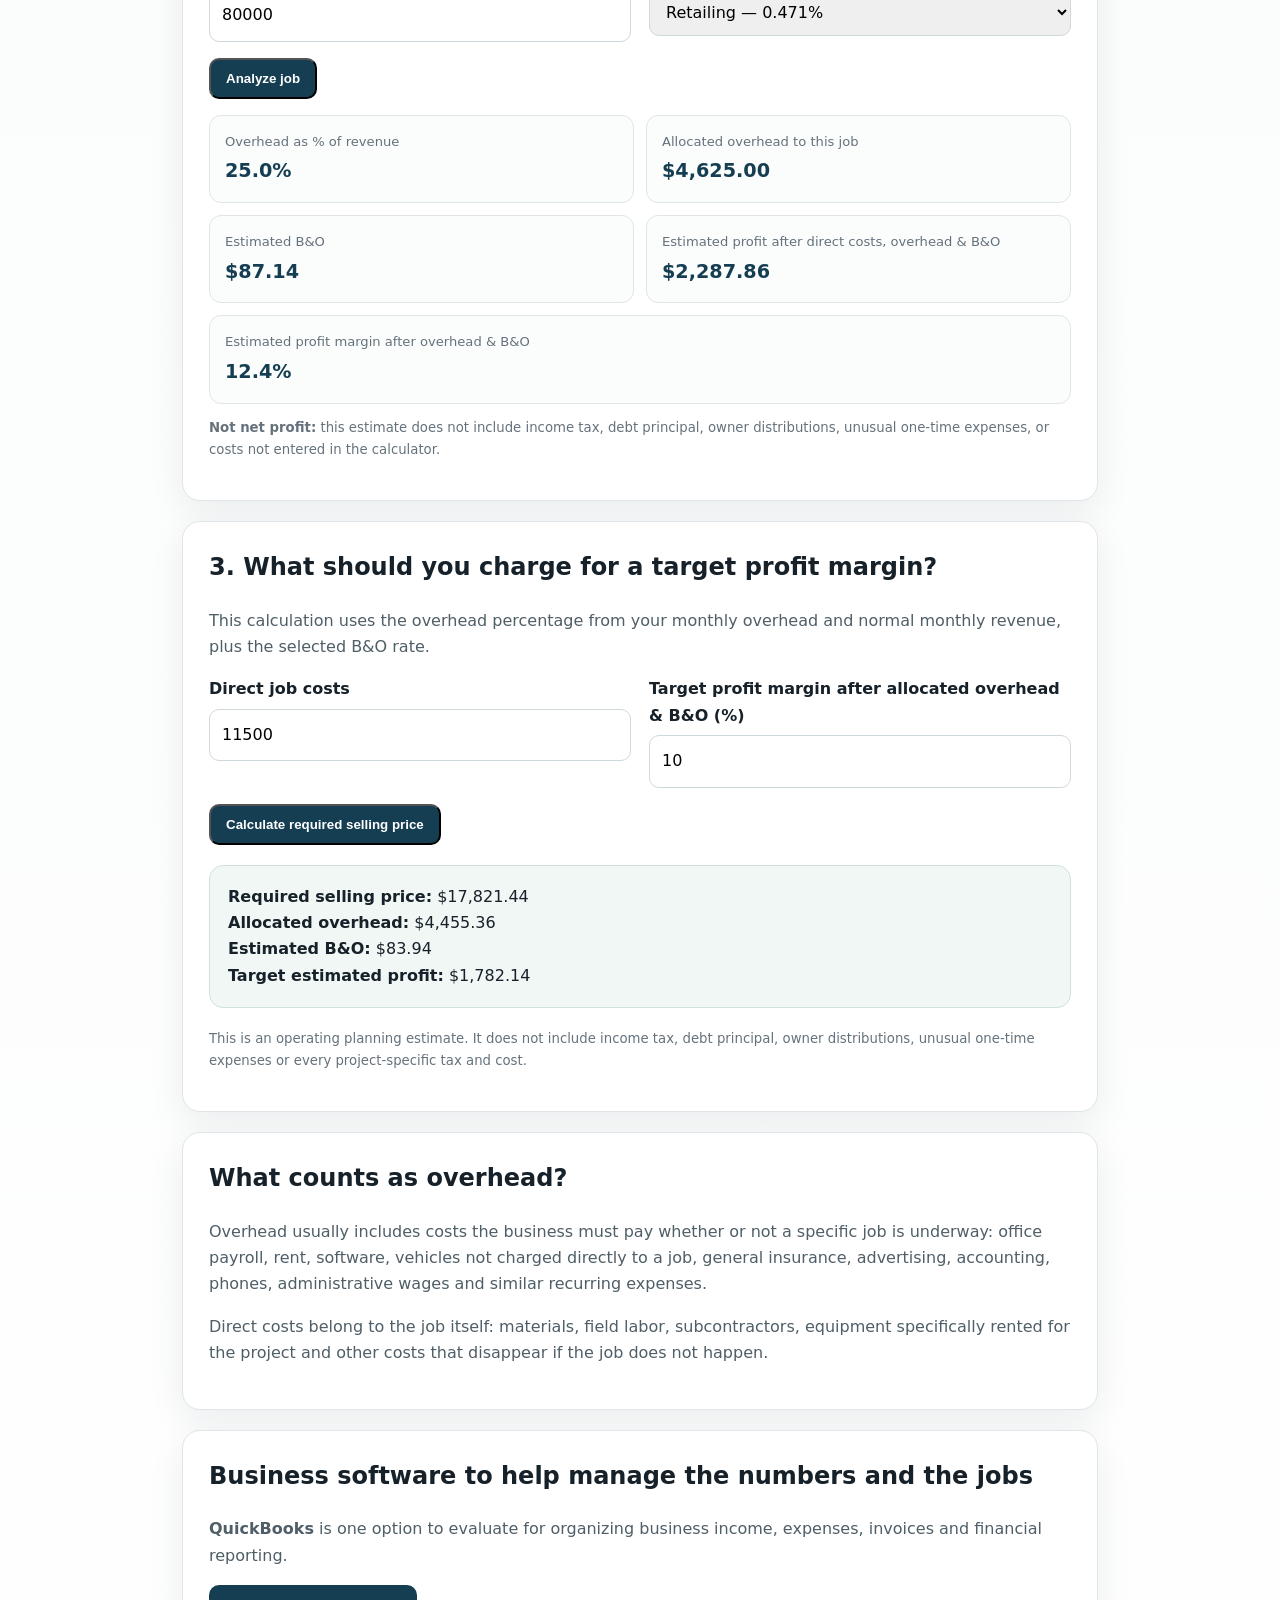
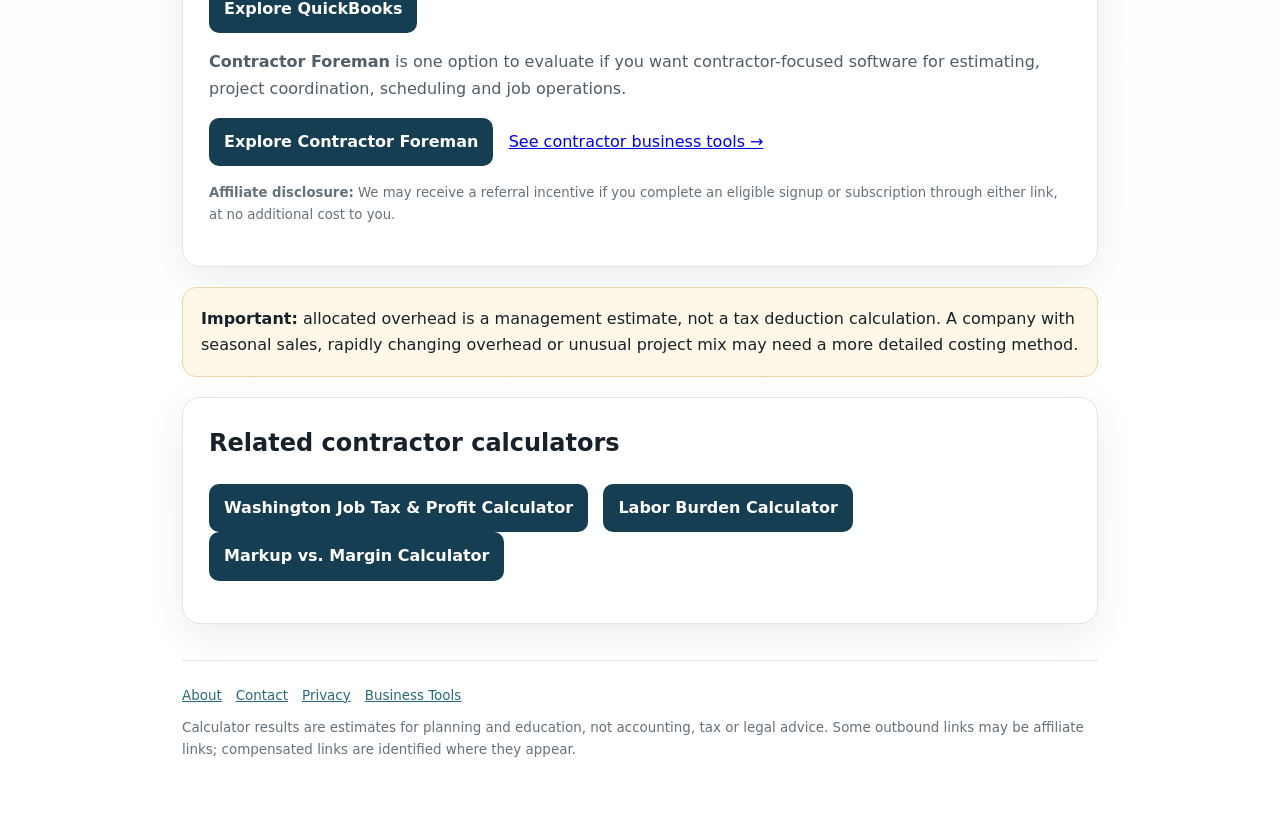
<file: overhead-break-even.html>
<!doctype html><html lang="en"><head><meta charset="utf-8"><meta name="viewport" content="width=device-width,initial-scale=1"><title>Contractor Overhead & Break-Even Calculator</title><meta name="description" content="Free contractor overhead and break-even calculator. Estimate break-even revenue, job overhead allocation, estimated profit after overhead and the selling price needed for a target margin."><link rel="canonical" href="https://contractorjobcalculator.com/overhead-break-even.html"><script async src="https://pagead2.googlesyndication.com/pagead/js/adsbygoogle.js?client=ca-pub-4738150335550966" crossorigin="anonymous"></script><link rel="stylesheet" href="site.css"><style>.resultgrid{display:grid;grid-template-columns:repeat(2,1fr);gap:12px;margin-top:16px}.resultbox{border:1px solid var(--line);border-radius:12px;padding:15px;background:#fbfcfc}.resultbox span{display:block;color:var(--muted);font-size:.82rem}.resultbox strong{display:block;font-size:1.2rem;color:var(--brand);margin-top:3px}.wide{grid-column:1/-1}.micro{font-size:.83rem;color:var(--muted)}.overhead-example{margin-top:14px;padding:14px 16px;border:1px solid #cfe3d9;border-radius:12px;background:#f1f7f5}.overhead-example strong{color:var(--brand)}@media(max-width:650px){.resultgrid{grid-template-columns:1fr}.wide{grid-column:auto}}</style></head><body><div class="wrap"><div class="topbar"><a class="brand" href="/">Contractor Job Calculator</a><nav class="nav"><a href="/">Job Calculator</a><a href="labor-burden.html">Labor Burden</a><a href="markup-vs-margin.html">Markup vs. Margin</a><a href="washington-bo-tax.html">B&O Tax</a><a href="contractor-business-tools.html">Business Tools</a><a href="about.html">About</a></nav></div><div class="poweredby">Powered by <a href="https://contractorleadexchange.com/contractor-revenue-leak-audit" target="_blank" rel="noopener">Contractor Lead Exchange</a></div><section class="hero"><div class="eyebrow">Contractor financial utility</div><h1>Know your overhead before you call a job profitable.</h1><p class="lead">Calculate the revenue your company needs to cover overhead, then test a specific job to see what remains after direct costs, allocated overhead and estimated B&O tax.</p></section><section class="card"><h2>1. Business break-even revenue</h2><p>Enter your recurring monthly overhead and expected gross margin. Results update automatically as you type. Break-even revenue is the sales volume required for gross profit to cover that overhead.</p><div class="grid"><div class="field"><label for="monthlyOverhead">Monthly overhead</label><input id="monthlyOverhead" type="number" min="0" step="0.01" value="20000"></div><div class="field"><label for="grossMargin">Expected gross margin (%)</label><input id="grossMargin" type="number" min="0.1" max="99.9" step="0.1" value="35"></div></div><div class="overhead-example"><strong>What can monthly overhead include?</strong><div class="micro" style="margin-top:6px">Office/admin payroll, rent or shop space, general liability and commercial auto insurance, software, phones/internet, advertising, accounting, vehicle expenses not charged directly to a job, licensing/subscriptions, and owner or management salary not counted as direct field labor.</div><div class="micro" style="margin-top:7px"><strong>Do not include direct job costs</strong> such as materials, job-specific field labor, subcontractors, permits, or equipment rented specifically for a project.</div><div class="micro" style="margin-top:7px"><strong>Rule of thumb:</strong> If a job disappeared tomorrow and you would still have to pay the expense, it is probably overhead.</div></div><div class="resultgrid"><div class="resultbox"><span>Monthly break-even revenue</span><strong id="monthlyBEResult">—</strong></div><div class="resultbox"><span>Annual break-even revenue</span><strong id="annualBEResult">—</strong></div><div class="resultbox wide"><span>Gross profit needed each month to cover overhead</span><strong id="grossProfitNeeded">—</strong></div></div><p class="micro">Formula: break-even revenue = overhead ÷ gross-margin percentage. This assumes gross margin is measured before overhead.</p></section><section class="card"><h2>2. Test a specific job after overhead</h2><p>Use your normal monthly revenue to convert overhead into a revenue percentage. The calculator allocates that share of overhead to this job, then subtracts direct costs and estimated B&O.</p><div class="grid"><div class="field"><label for="jobPrice">Job selling price before sales tax</label><input id="jobPrice" type="number" min="0" step="0.01" value="18500"></div><div class="field"><label for="directCosts">Direct job costs</label><input id="directCosts" type="number" min="0" step="0.01" value="11500"><div class="micro" style="margin-top:5px">Need a loaded employee labor cost? Use the <a href="labor-burden.html">Labor Burden Calculator</a>.</div></div><div class="field"><label for="normalRevenue">Normal monthly revenue before sales tax</label><input id="normalRevenue" type="number" min="0.01" step="0.01" value="80000"></div><div class="field"><label for="boRate">Estimated B&O rate</label><select id="boRate" style="width:100%;padding:12px;border:1px solid #cfd8dc;border-radius:10px;font:inherit"><option value="0.00471">Retailing — 0.471%</option><option value="0.00484">Wholesaling — 0.484%</option><option value="0">Do not include B&O</option></select></div></div><p><button class="button" id="calcJob" type="button">Analyze job</button></p><div class="resultgrid"><div class="resultbox"><span>Overhead as % of revenue</span><strong id="overheadRateResult">—</strong></div><div class="resultbox"><span>Allocated overhead to this job</span><strong id="allocatedOverheadResult">—</strong></div><div class="resultbox"><span>Estimated B&O</span><strong id="boResult">—</strong></div><div class="resultbox"><span>Estimated profit after direct costs, overhead & B&O</span><strong id="contributionResult">—</strong></div><div class="resultbox wide"><span>Estimated profit margin after overhead & B&O</span><strong id="operatingMarginResult">—</strong></div></div><p class="micro"><strong>Not net profit:</strong> this estimate does not include income tax, debt principal, owner distributions, unusual one-time expenses, or costs not entered in the calculator.</p></section><section class="card"><h2>3. What should you charge for a target profit margin?</h2><p>This calculation uses the overhead percentage from your monthly overhead and normal monthly revenue, plus the selected B&O rate.</p><div class="grid"><div class="field"><label for="targetDirectCosts">Direct job costs</label><input id="targetDirectCosts" type="number" min="0" step="0.01" value="11500"></div><div class="field"><label for="targetMargin">Target profit margin after allocated overhead & B&O (%)</label><input id="targetMargin" type="number" min="0" max="90" step="0.1" value="10"></div></div><p><button class="button" id="calcTarget" type="button">Calculate required selling price</button></p><div class="callout" id="targetResult"><strong>Required selling price:</strong> —</div><p class="micro">This is an operating planning estimate. It does not include income tax, debt principal, owner distributions, unusual one-time expenses or every project-specific tax and cost.</p></section><section class="card"><h2>What counts as overhead?</h2><p>Overhead usually includes costs the business must pay whether or not a specific job is underway: office payroll, rent, software, vehicles not charged directly to a job, general insurance, advertising, accounting, phones, administrative wages and similar recurring expenses.</p><p>Direct costs belong to the job itself: materials, field labor, subcontractors, equipment specifically rented for the project and other costs that disappear if the job does not happen.</p></section><section class="card"><h2>Business software to help manage the numbers and the jobs</h2><p><strong>QuickBooks</strong> is one option to evaluate for organizing business income, expenses, invoices and financial reporting.</p><p><a class="button" href="https://quickbooks.intuit.com/partners/affiliates?cid=par_pim_1a9nRtNChvUJ" target="_blank" rel="sponsored noopener">Explore QuickBooks</a></p><p><strong>Contractor Foreman</strong> is one option to evaluate if you want contractor-focused software for estimating, project coordination, scheduling and job operations.</p><p><a class="button" href="https://try.contractorforeman.com/ljkdcxjmdzr7" target="_blank" rel="sponsored noopener">Explore Contractor Foreman</a> &nbsp; <a href="contractor-business-tools.html">See contractor business tools →</a></p><p class="micro"><strong>Affiliate disclosure:</strong> We may receive a referral incentive if you complete an eligible signup or subscription through either link, at no additional cost to you.</p></section><section class="warning"><strong>Important:</strong> allocated overhead is a management estimate, not a tax deduction calculation. A company with seasonal sales, rapidly changing overhead or unusual project mix may need a more detailed costing method.</section><section class="card"><h2>Related contractor calculators</h2><p><a class="button" href="/">Washington Job Tax & Profit Calculator</a> &nbsp; <a class="button" href="labor-burden.html">Labor Burden Calculator</a> &nbsp; <a class="button" href="markup-vs-margin.html">Markup vs. Margin Calculator</a></p></section><footer><div class="footerlinks"><a href="about.html">About</a><a href="contact.html">Contact</a><a href="privacy.html">Privacy</a><a href="contractor-business-tools.html">Business Tools</a></div>Calculator results are estimates for planning and education, not accounting, tax or legal advice. Some outbound links may be affiliate links; compensated links are identified where they appear.</footer></div><script>(()=>{const $=id=>document.getElementById(id);const val=id=>Math.max(0,parseFloat($(id).value)||0);const money=n=>new Intl.NumberFormat('en-US',{style:'currency',currency:'USD'}).format(Math.round((n+Number.EPSILON)*100)/100);const pct=n=>(Number.isFinite(n)?n:0).toFixed(1)+'%';function overheadRate(){const rev=val('normalRevenue');return rev>0?val('monthlyOverhead')/rev:0;}function runBreakEven(){const oh=val('monthlyOverhead'),gm=val('grossMargin')/100;if(gm<=0||gm>=1){$('monthlyBEResult').textContent='Enter a margin between 0% and 100%';$('annualBEResult').textContent='—';$('grossProfitNeeded').textContent='—';return;}const monthly=oh/gm;$('monthlyBEResult').textContent=money(monthly);$('annualBEResult').textContent=money(monthly*12);$('grossProfitNeeded').textContent=money(oh);}function runJob(){const price=val('jobPrice'),direct=val('directCosts'),rate=overheadRate(),bo=parseFloat($('boRate').value)||0,allocated=price*rate,boAmt=price*bo,contribution=price-direct-allocated-boAmt,margin=price>0?contribution/price*100:0;$('overheadRateResult').textContent=pct(rate*100);$('allocatedOverheadResult').textContent=money(allocated);$('boResult').textContent=money(boAmt);$('contributionResult').textContent=money(contribution);$('operatingMarginResult').textContent=pct(margin);}function runTarget(){const direct=val('targetDirectCosts'),rate=overheadRate(),bo=parseFloat($('boRate').value)||0,target=val('targetMargin')/100,den=1-rate-bo-target;if(den<=0){$('targetResult').innerHTML='<strong>Required selling price:</strong> Target margin is not achievable with the current overhead rate and B&O assumption.';return;}const price=direct/den,allocated=price*rate,boAmt=price*bo,profit=price-direct-allocated-boAmt;$('targetResult').innerHTML='<strong>Required selling price:</strong> '+money(price)+'<br><strong>Allocated overhead:</strong> '+money(allocated)+'<br><strong>Estimated B&O:</strong> '+money(boAmt)+'<br><strong>Target estimated profit:</strong> '+money(profit);}$('calcJob').onclick=runJob;$('calcTarget').onclick=runTarget;$('monthlyOverhead').addEventListener('input',()=>{runBreakEven();runJob();runTarget();});$('grossMargin').addEventListener('input',runBreakEven);$('normalRevenue').addEventListener('input',()=>{runJob();runTarget();});$('boRate').addEventListener('change',()=>{runJob();runTarget();});runBreakEven();runJob();runTarget();})();</script></body></html>
</file>
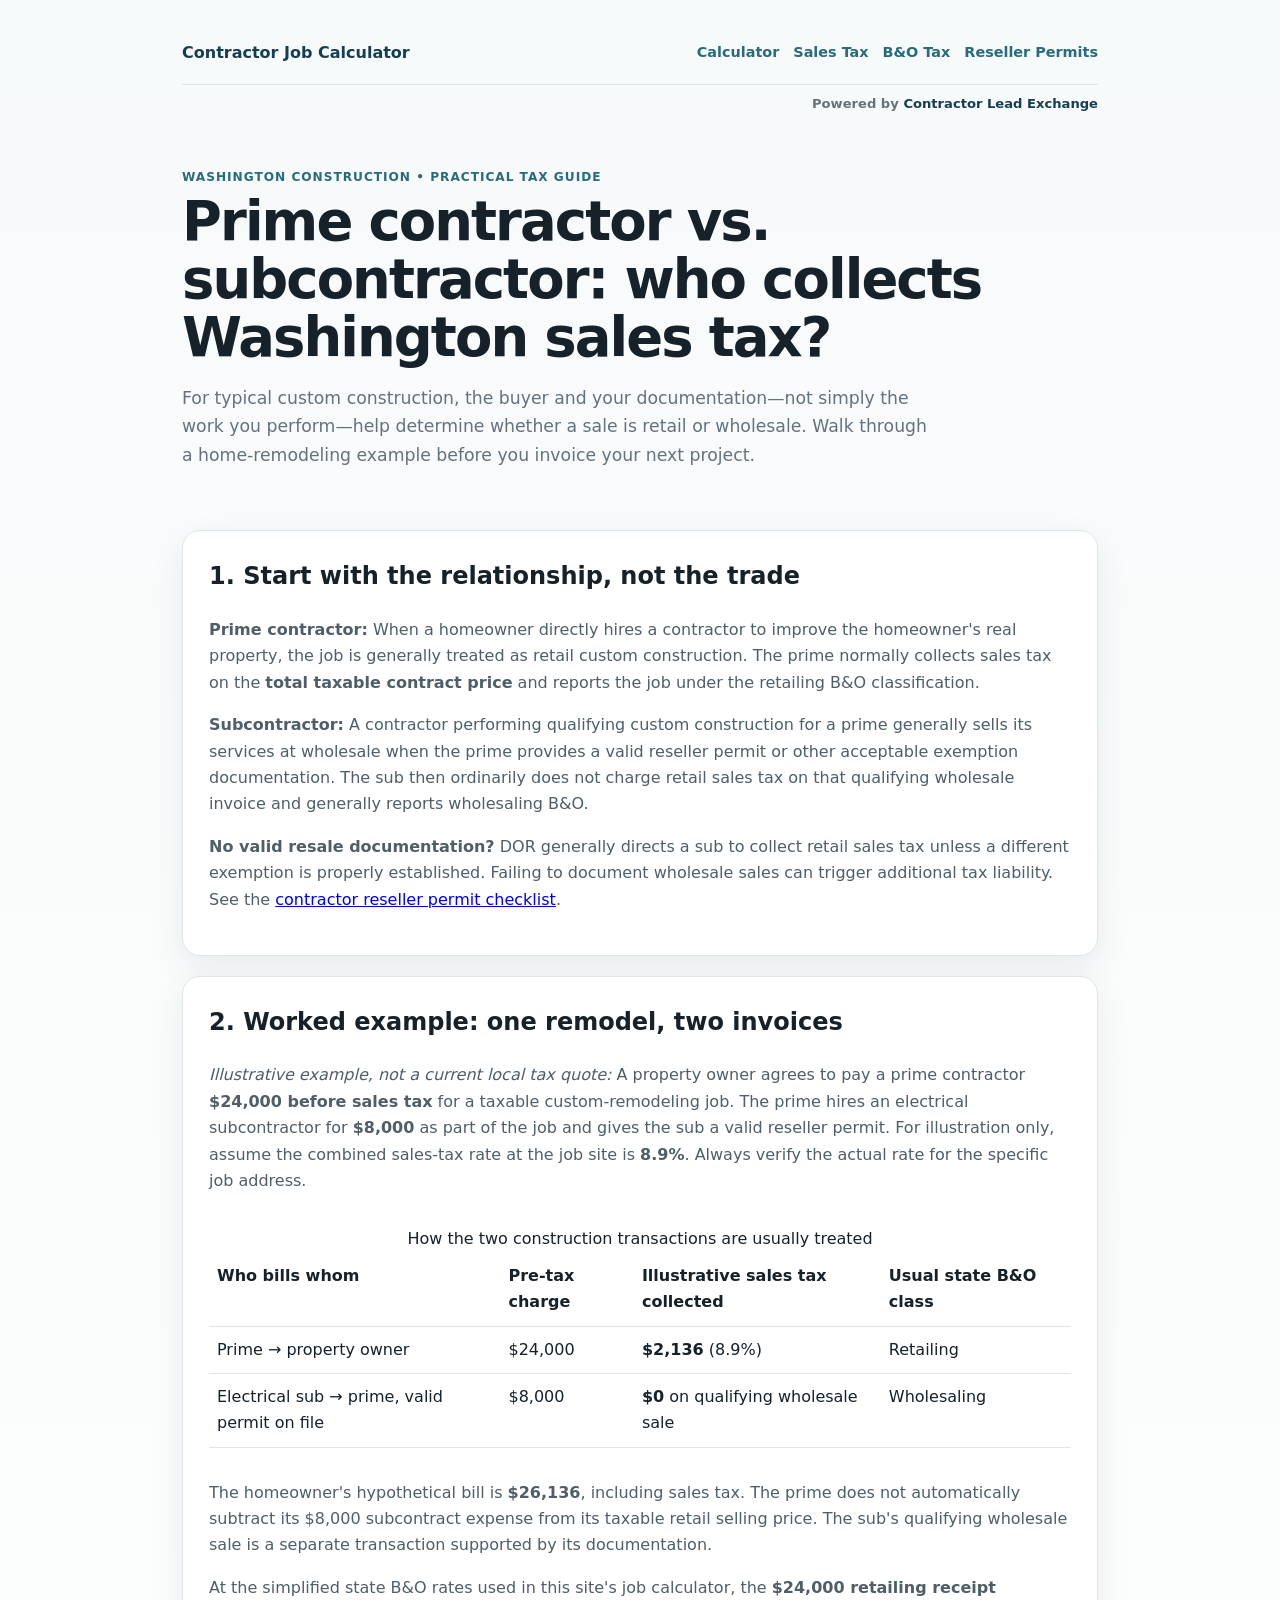
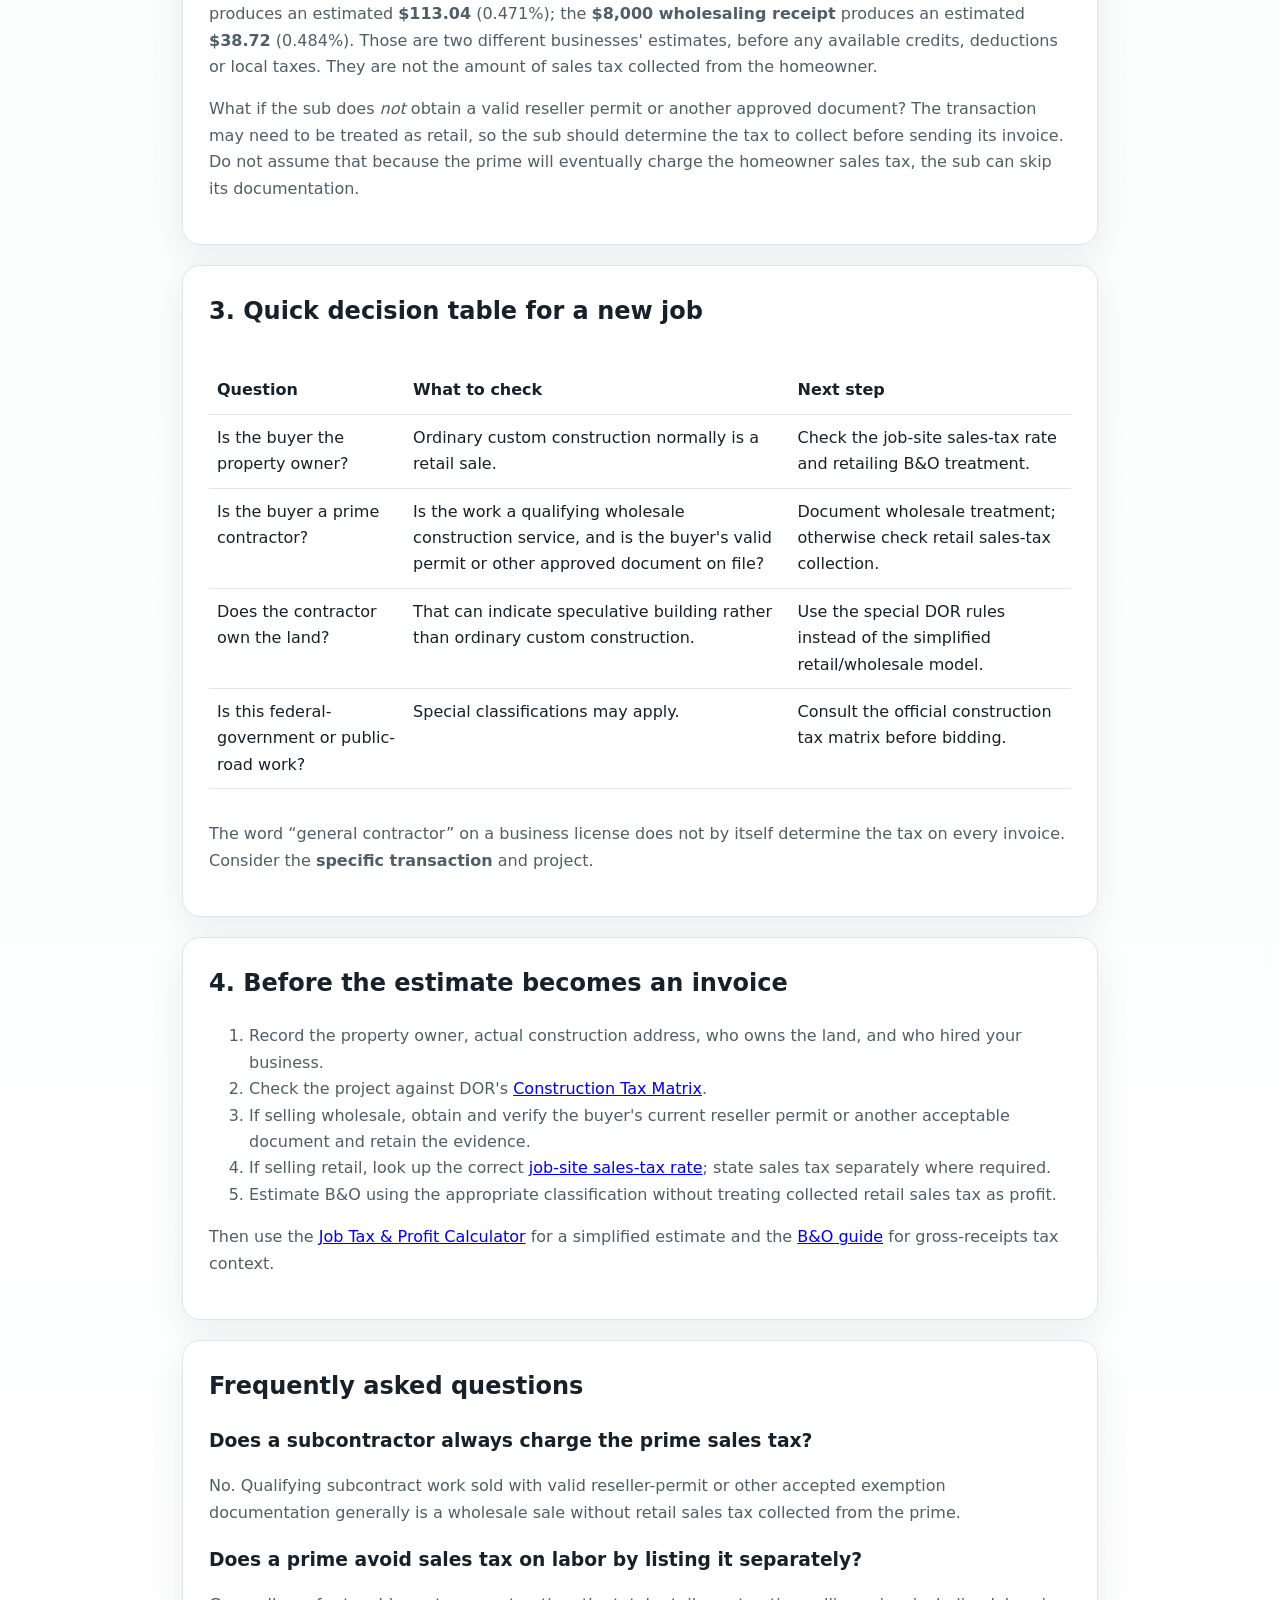
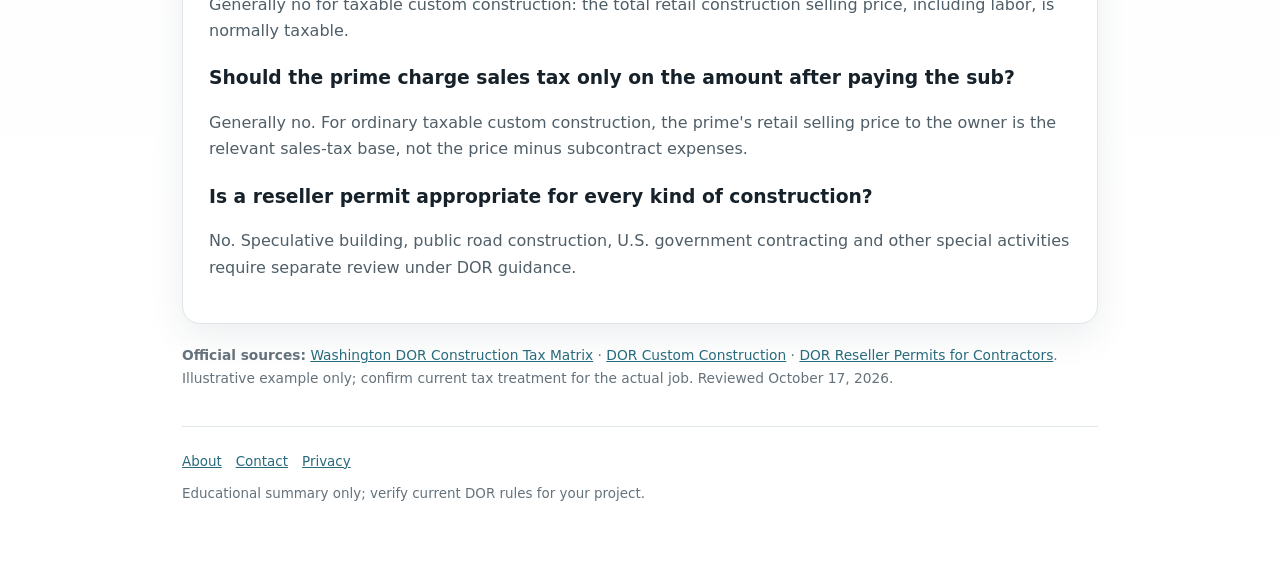
<file: prime-vs-subcontractor.html>
<!doctype html><html lang="en"><head><meta charset="utf-8"><meta name="viewport" content="width=device-width,initial-scale=1"><title>Washington Prime vs. Subcontractor Tax: Worked Examples</title><meta name="description" content="How Washington sales tax and B&O differ for prime contractors and subcontractors, including reseller permits, bid examples and a decision checklist."><link rel="canonical" href="https://contractorjobcalculator.com/prime-vs-subcontractor.html"><script async src="https://pagead2.googlesyndication.com/pagead/js/adsbygoogle.js?client=ca-pub-4738150335550966" crossorigin="anonymous"></script><link rel="stylesheet" href="site.css"></head><body><div class="wrap"><div class="topbar"><a class="brand" href="/">Contractor Job Calculator</a><nav class="nav"><a href="/">Calculator</a><a href="washington-contractor-sales-tax.html">Sales Tax</a><a href="washington-bo-tax.html">B&O Tax</a><a href="reseller-permit.html">Reseller Permits</a></nav></div><div class="poweredby">Powered by <a href="https://contractorleadexchange.com/contractor-revenue-leak-audit" target="_blank" rel="noopener">Contractor Lead Exchange</a></div><section class="hero"><div class="eyebrow">Washington construction • practical tax guide</div><h1>Prime contractor vs. subcontractor: who collects Washington sales tax?</h1><p class="lead">For typical custom construction, the buyer and your documentation—not simply the work you perform—help determine whether a sale is retail or wholesale. Walk through a home-remodeling example before you invoice your next project.</p></section>
<section class="card"><h2>1. Start with the relationship, not the trade</h2>
<p><strong>Prime contractor:</strong> When a homeowner directly hires a contractor to improve the homeowner's real property, the job is generally treated as retail custom construction. The prime normally collects sales tax on the <strong>total taxable contract price</strong> and reports the job under the retailing B&amp;O classification.</p>
<p><strong>Subcontractor:</strong> A contractor performing qualifying custom construction for a prime generally sells its services at wholesale when the prime provides a valid reseller permit or other acceptable exemption documentation. The sub then ordinarily does not charge retail sales tax on that qualifying wholesale invoice and generally reports wholesaling B&amp;O.</p>
<p><strong>No valid resale documentation?</strong> DOR generally directs a sub to collect retail sales tax unless a different exemption is properly established. Failing to document wholesale sales can trigger additional tax liability. See the <a href="reseller-permit.html">contractor reseller permit checklist</a>.</p></section>
<section class="card"><h2>2. Worked example: one remodel, two invoices</h2>
<p><em>Illustrative example, not a current local tax quote:</em> A property owner agrees to pay a prime contractor <strong>$24,000 before sales tax</strong> for a taxable custom-remodeling job. The prime hires an electrical subcontractor for <strong>$8,000</strong> as part of the job and gives the sub a valid reseller permit. For illustration only, assume the combined sales-tax rate at the job site is <strong>8.9%</strong>. Always verify the actual rate for the specific job address.</p>
<div style="overflow-x:auto"><table><caption>How the two construction transactions are usually treated</caption><thead><tr><th scope="col">Who bills whom</th><th scope="col">Pre-tax charge</th><th scope="col">Illustrative sales tax collected</th><th scope="col">Usual state B&amp;O class</th></tr></thead><tbody>
<tr><td>Prime → property owner</td><td>$24,000</td><td><strong>$2,136</strong> (8.9%)</td><td>Retailing</td></tr>
<tr><td>Electrical sub → prime, valid permit on file</td><td>$8,000</td><td><strong>$0</strong> on qualifying wholesale sale</td><td>Wholesaling</td></tr>
</tbody></table></div>
<p>The homeowner's hypothetical bill is <strong>$26,136</strong>, including sales tax. The prime does not automatically subtract its $8,000 subcontract expense from its taxable retail selling price. The sub's qualifying wholesale sale is a separate transaction supported by its documentation.</p>
<p>At the simplified state B&amp;O rates used in this site's job calculator, the <strong>$24,000 retailing receipt</strong> produces an estimated <strong>$113.04</strong> (0.471%); the <strong>$8,000 wholesaling receipt</strong> produces an estimated <strong>$38.72</strong> (0.484%). Those are two different businesses' estimates, before any available credits, deductions or local taxes. They are not the amount of sales tax collected from the homeowner.</p>
<p>What if the sub does <em>not</em> obtain a valid reseller permit or another approved document? The transaction may need to be treated as retail, so the sub should determine the tax to collect before sending its invoice. Do not assume that because the prime will eventually charge the homeowner sales tax, the sub can skip its documentation.</p></section>
<section class="card"><h2>3. Quick decision table for a new job</h2>
<div style="overflow-x:auto"><table><thead><tr><th scope="col">Question</th><th scope="col">What to check</th><th scope="col">Next step</th></tr></thead><tbody>
<tr><td>Is the buyer the property owner?</td><td>Ordinary custom construction normally is a retail sale.</td><td>Check the job-site sales-tax rate and retailing B&amp;O treatment.</td></tr>
<tr><td>Is the buyer a prime contractor?</td><td>Is the work a qualifying wholesale construction service, and is the buyer's valid permit or other approved document on file?</td><td>Document wholesale treatment; otherwise check retail sales-tax collection.</td></tr>
<tr><td>Does the contractor own the land?</td><td>That can indicate speculative building rather than ordinary custom construction.</td><td>Use the special DOR rules instead of the simplified retail/wholesale model.</td></tr>
<tr><td>Is this federal-government or public-road work?</td><td>Special classifications may apply.</td><td>Consult the official construction tax matrix before bidding.</td></tr>
</tbody></table></div>
<p>The word “general contractor” on a business license does not by itself determine the tax on every invoice. Consider the <strong>specific transaction</strong> and project.</p></section>
<section class="card"><h2>4. Before the estimate becomes an invoice</h2>
<ol><li>Record the property owner, actual construction address, who owns the land, and who hired your business.</li><li>Check the project against DOR's <a href="https://dor.wa.gov/education/industry-guides/construction/construction-tax-matrix" target="_blank" rel="noopener">Construction Tax Matrix</a>.</li><li>If selling wholesale, obtain and verify the buyer's current reseller permit or another acceptable document and retain the evidence.</li><li>If selling retail, look up the correct <a href="https://dor.wa.gov/taxes-rates/retail-sales-tax/sales-and-use-tax-tools" target="_blank" rel="noopener">job-site sales-tax rate</a>; state sales tax separately where required.</li><li>Estimate B&amp;O using the appropriate classification without treating collected retail sales tax as profit.</li></ol>
<p>Then use the <a href="/">Job Tax &amp; Profit Calculator</a> for a simplified estimate and the <a href="washington-bo-tax.html">B&amp;O guide</a> for gross-receipts tax context.</p></section>
<section class="card"><h2>Frequently asked questions</h2>
<h3>Does a subcontractor always charge the prime sales tax?</h3><p>No. Qualifying subcontract work sold with valid reseller-permit or other accepted exemption documentation generally is a wholesale sale without retail sales tax collected from the prime.</p>
<h3>Does a prime avoid sales tax on labor by listing it separately?</h3><p>Generally no for taxable custom construction: the total retail construction selling price, including labor, is normally taxable.</p>
<h3>Should the prime charge sales tax only on the amount after paying the sub?</h3><p>Generally no. For ordinary taxable custom construction, the prime's retail selling price to the owner is the relevant sales-tax base, not the price minus subcontract expenses.</p>
<h3>Is a reseller permit appropriate for every kind of construction?</h3><p>No. Speculative building, public road construction, U.S. government contracting and other special activities require separate review under DOR guidance.</p></section>
<p class="source"><strong>Official sources:</strong> <a href="https://dor.wa.gov/education/industry-guides/construction/construction-tax-matrix" target="_blank" rel="noopener">Washington DOR Construction Tax Matrix</a> · <a href="https://dor.wa.gov/education/industry-guides/construction/custom-construction" target="_blank" rel="noopener">DOR Custom Construction</a> · <a href="https://dor.wa.gov/taxes-rates/retail-sales-tax/reseller-permits/reseller-permits-contractors" target="_blank" rel="noopener">DOR Reseller Permits for Contractors</a>. Illustrative example only; confirm current tax treatment for the actual job. Reviewed October 17, 2026.</p>
<footer><div class="footerlinks"><a href="about.html">About</a><a href="contact.html">Contact</a><a href="privacy.html">Privacy</a></div>Educational summary only; verify current DOR rules for your project.</footer></div></body></html>
</file>
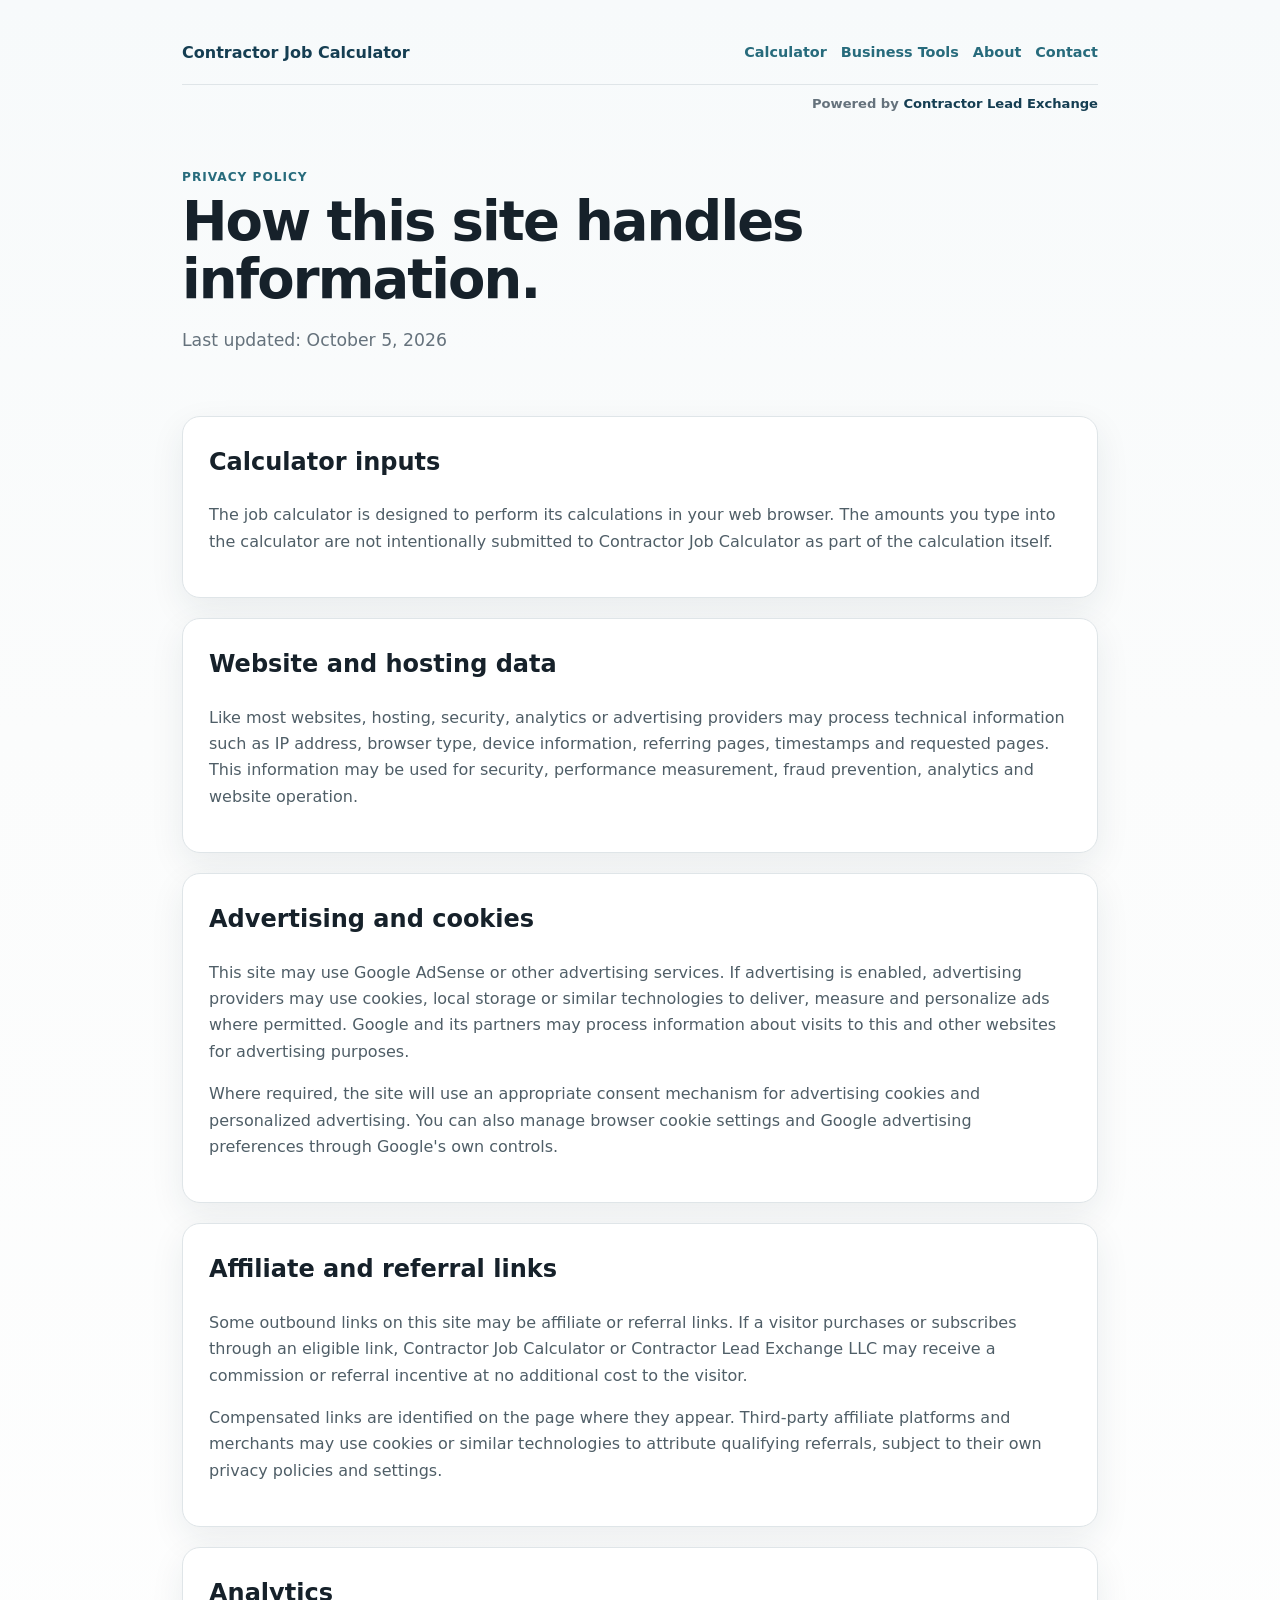
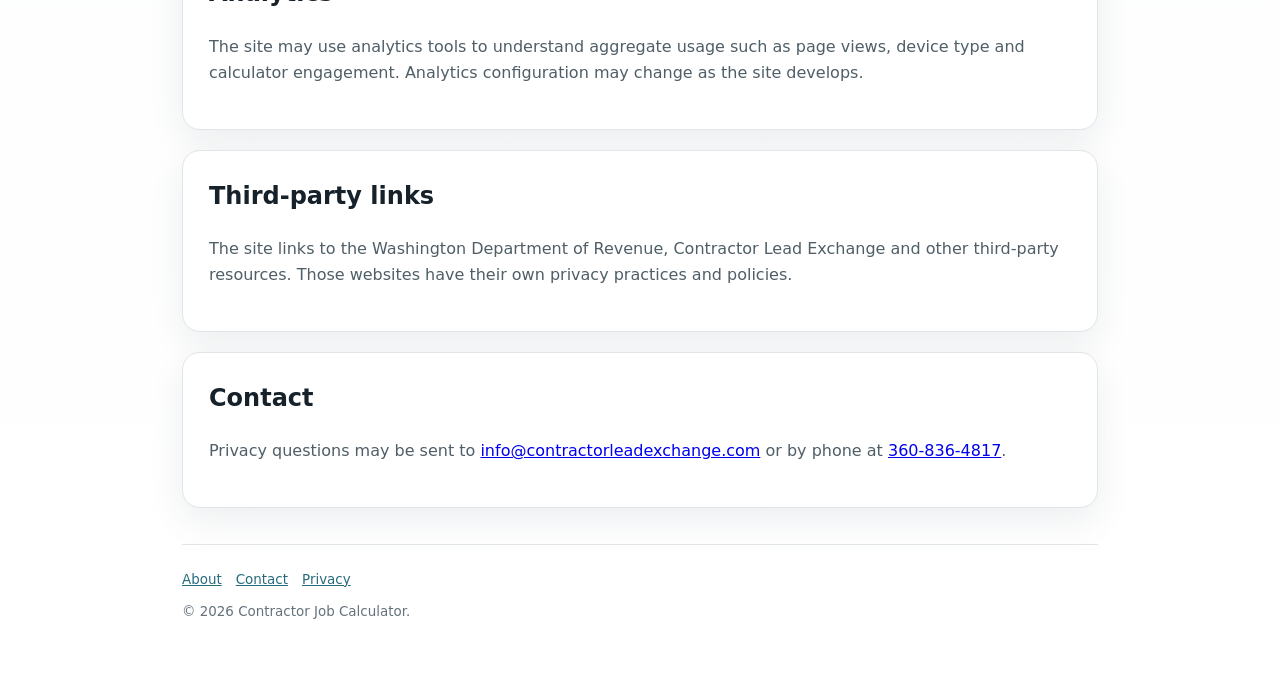
<file: privacy.html>
<!doctype html><html lang="en"><head><meta charset="utf-8"><meta name="viewport" content="width=device-width,initial-scale=1"><title>Privacy Policy | Contractor Job Calculator</title><meta name="description" content="Privacy policy for ContractorJobCalculator.com."><link rel="canonical" href="https://contractorjobcalculator.com/privacy.html"><script async src="https://pagead2.googlesyndication.com/pagead/js/adsbygoogle.js?client=ca-pub-4738150335550966" crossorigin="anonymous"></script><link rel="stylesheet" href="site.css"></head><body><div class="wrap"><div class="topbar"><a class="brand" href="/">Contractor Job Calculator</a><nav class="nav"><a href="/">Calculator</a><a href="contractor-business-tools.html">Business Tools</a><a href="about.html">About</a><a href="contact.html">Contact</a></nav></div><div class="poweredby">Powered by <a href="https://contractorleadexchange.com/contractor-revenue-leak-audit" target="_blank" rel="noopener">Contractor Lead Exchange</a></div><section class="hero"><div class="eyebrow">Privacy policy</div><h1>How this site handles information.</h1><p class="lead">Last updated: October 5, 2026</p></section><section class="card"><h2>Calculator inputs</h2><p>The job calculator is designed to perform its calculations in your web browser. The amounts you type into the calculator are not intentionally submitted to Contractor Job Calculator as part of the calculation itself.</p></section><section class="card"><h2>Website and hosting data</h2><p>Like most websites, hosting, security, analytics or advertising providers may process technical information such as IP address, browser type, device information, referring pages, timestamps and requested pages. This information may be used for security, performance measurement, fraud prevention, analytics and website operation.</p></section><section class="card"><h2>Advertising and cookies</h2><p>This site may use Google AdSense or other advertising services. If advertising is enabled, advertising providers may use cookies, local storage or similar technologies to deliver, measure and personalize ads where permitted. Google and its partners may process information about visits to this and other websites for advertising purposes.</p><p>Where required, the site will use an appropriate consent mechanism for advertising cookies and personalized advertising. You can also manage browser cookie settings and Google advertising preferences through Google's own controls.</p></section><section class="card"><h2>Affiliate and referral links</h2><p>Some outbound links on this site may be affiliate or referral links. If a visitor purchases or subscribes through an eligible link, Contractor Job Calculator or Contractor Lead Exchange LLC may receive a commission or referral incentive at no additional cost to the visitor.</p><p>Compensated links are identified on the page where they appear. Third-party affiliate platforms and merchants may use cookies or similar technologies to attribute qualifying referrals, subject to their own privacy policies and settings.</p></section><section class="card"><h2>Analytics</h2><p>The site may use analytics tools to understand aggregate usage such as page views, device type and calculator engagement. Analytics configuration may change as the site develops.</p></section><section class="card"><h2>Third-party links</h2><p>The site links to the Washington Department of Revenue, Contractor Lead Exchange and other third-party resources. Those websites have their own privacy practices and policies.</p></section><section class="card"><h2>Contact</h2><p>Privacy questions may be sent to <a href="mailto:info@contractorleadexchange.com">info@contractorleadexchange.com</a> or by phone at <a href="tel:+13608364817">360-836-4817</a>.</p></section><footer><div class="footerlinks"><a href="about.html">About</a><a href="contact.html">Contact</a><a href="privacy.html">Privacy</a></div>© 2026 Contractor Job Calculator.</footer></div></body></html>
</file>
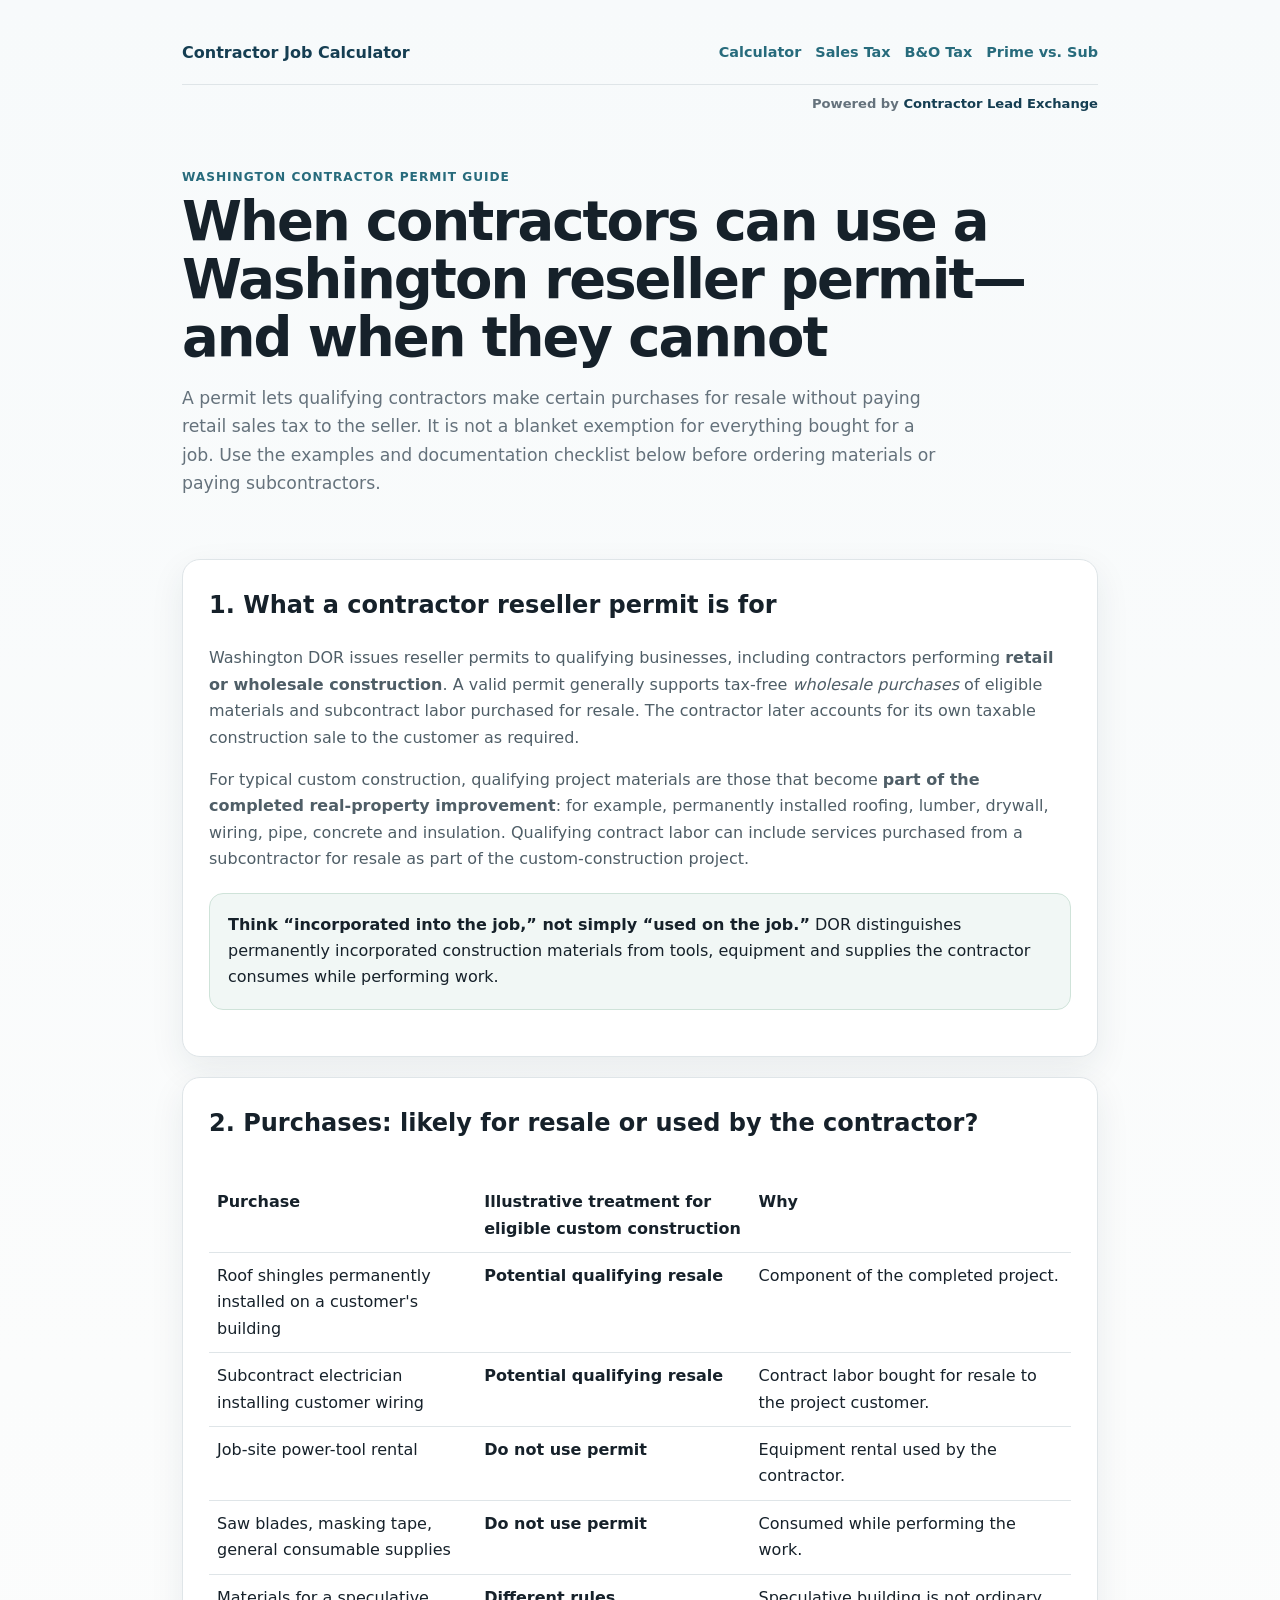
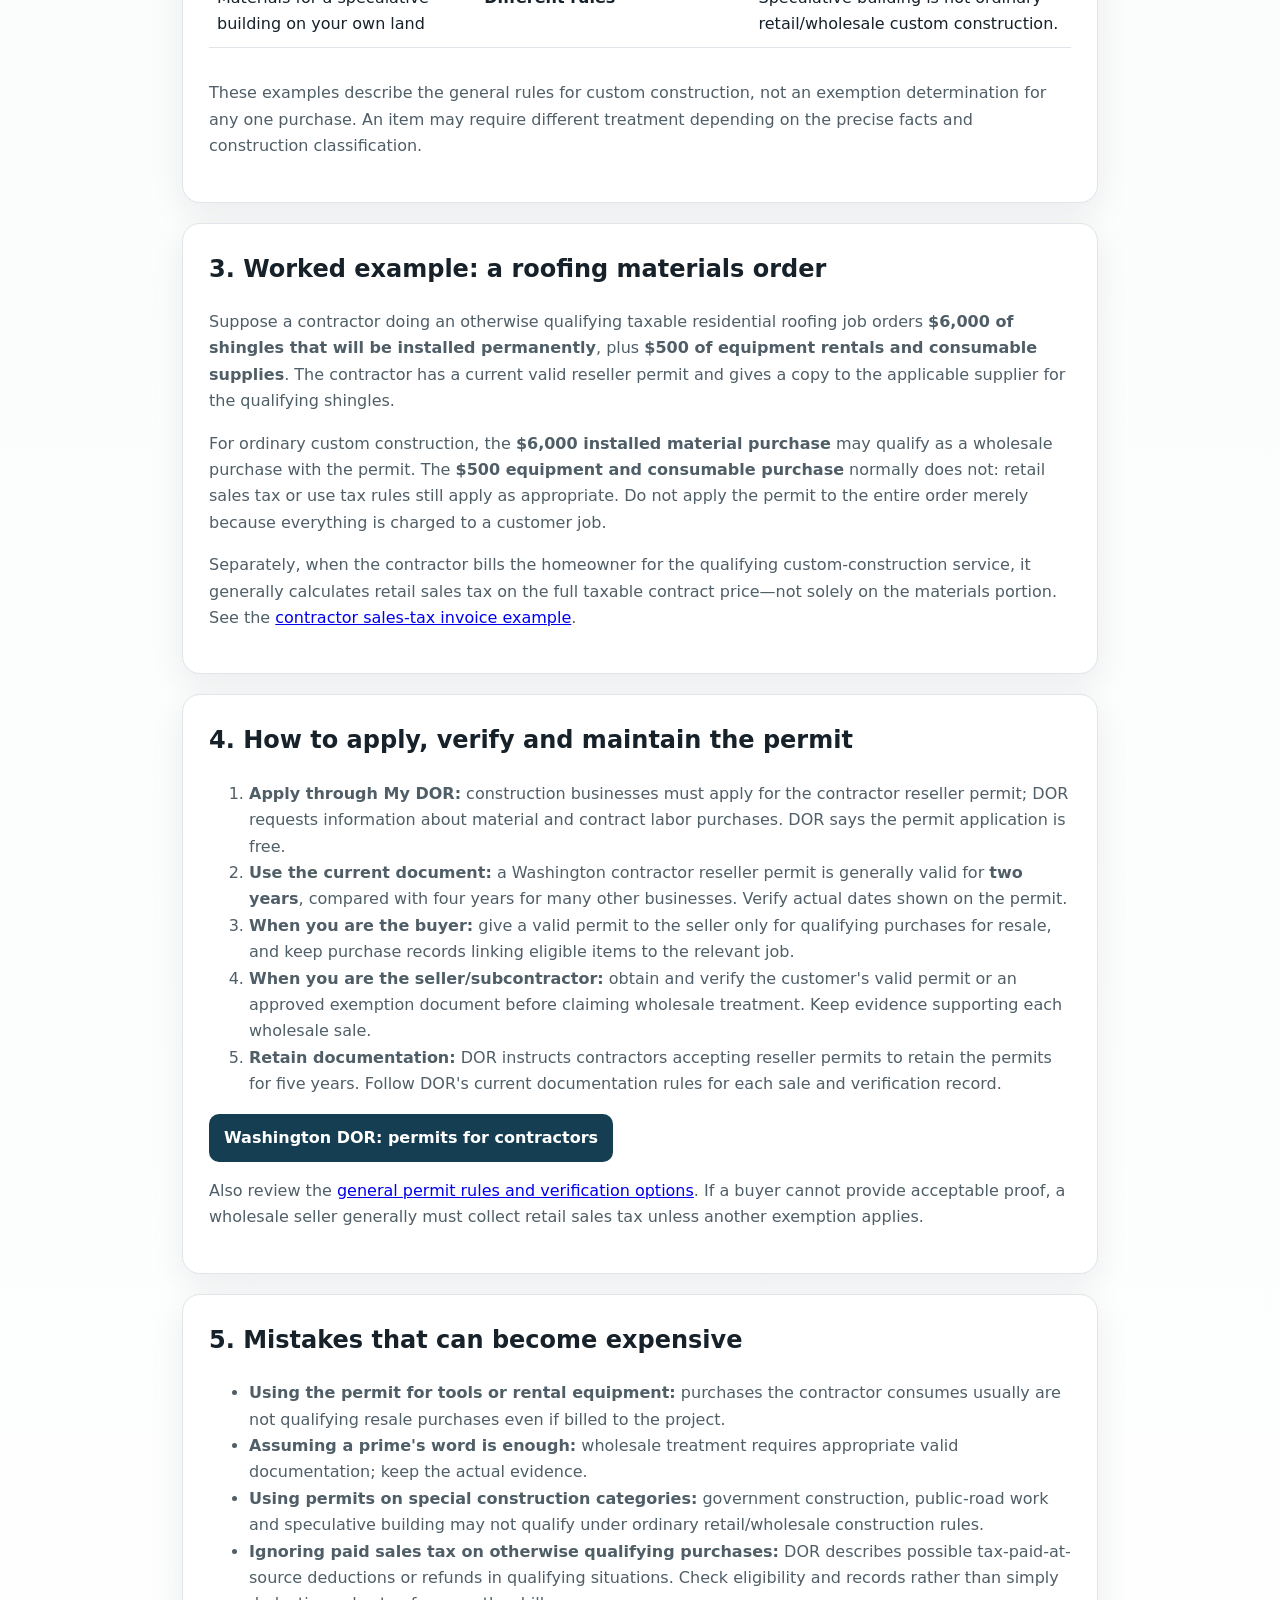
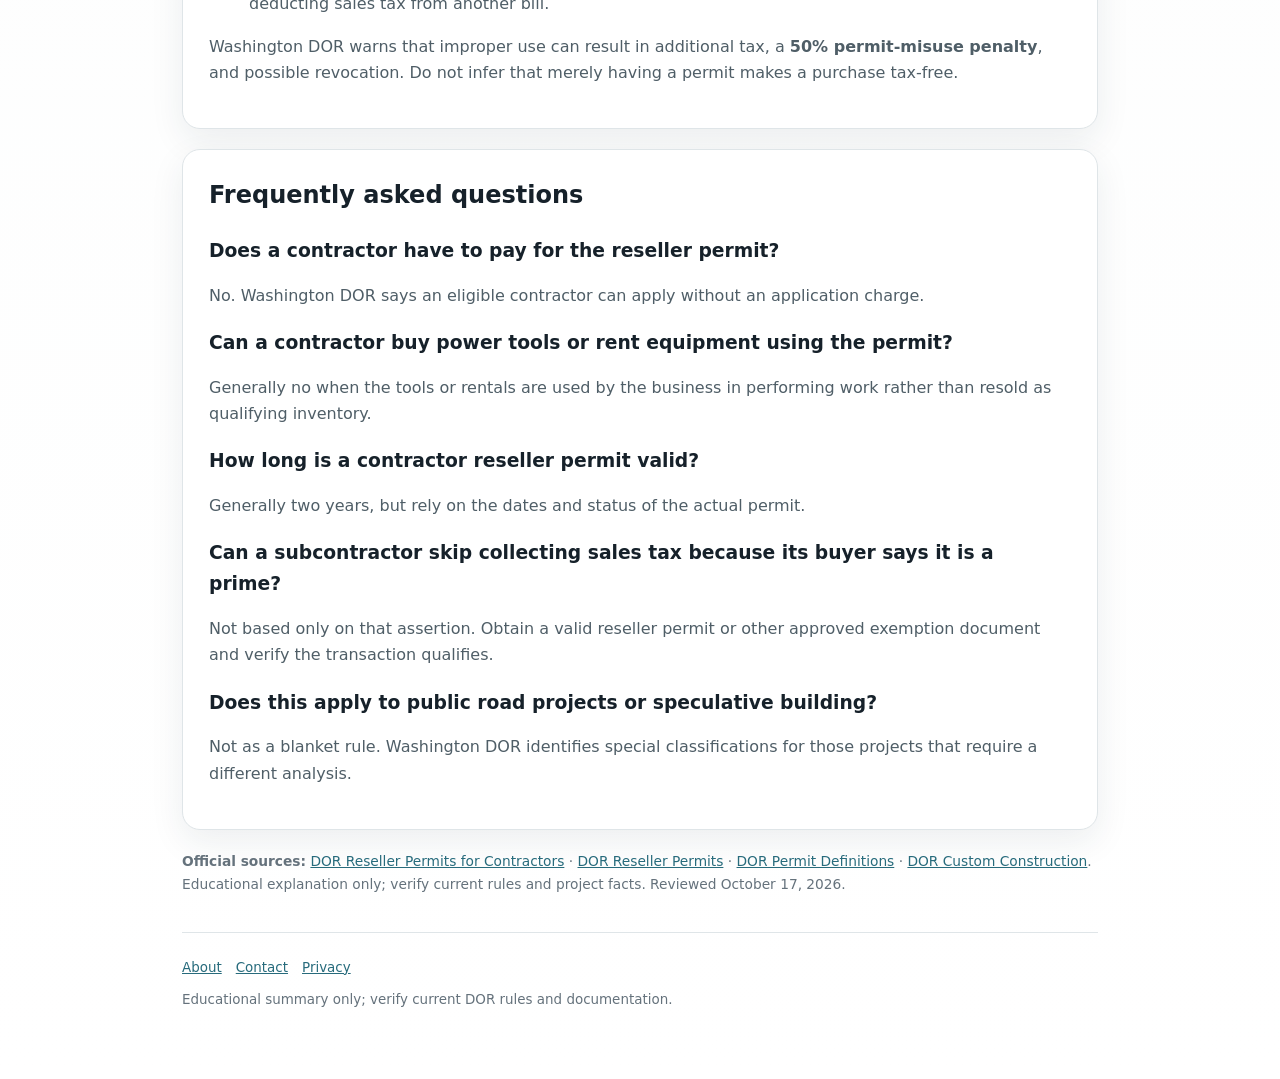
<file: reseller-permit.html>
<!doctype html><html lang="en"><head><meta charset="utf-8"><meta name="viewport" content="width=device-width,initial-scale=1"><title>Washington Contractor Reseller Permit: Use & Verification Guide</title><meta name="description" content="Practical Washington contractor reseller permit guide: qualifying materials and labor, excluded purchases, verification, records and a worked purchase example."><link rel="canonical" href="https://contractorjobcalculator.com/reseller-permit.html"><script async src="https://pagead2.googlesyndication.com/pagead/js/adsbygoogle.js?client=ca-pub-4738150335550966" crossorigin="anonymous"></script><link rel="stylesheet" href="site.css"></head><body><div class="wrap"><div class="topbar"><a class="brand" href="/">Contractor Job Calculator</a><nav class="nav"><a href="/">Calculator</a><a href="washington-contractor-sales-tax.html">Sales Tax</a><a href="washington-bo-tax.html">B&O Tax</a><a href="prime-vs-subcontractor.html">Prime vs. Sub</a></nav></div><div class="poweredby">Powered by <a href="https://contractorleadexchange.com/contractor-revenue-leak-audit" target="_blank" rel="noopener">Contractor Lead Exchange</a></div><section class="hero"><div class="eyebrow">Washington contractor permit guide</div><h1>When contractors can use a Washington reseller permit—and when they cannot</h1><p class="lead">A permit lets qualifying contractors make certain purchases for resale without paying retail sales tax to the seller. It is not a blanket exemption for everything bought for a job. Use the examples and documentation checklist below before ordering materials or paying subcontractors.</p></section>
<section class="card"><h2>1. What a contractor reseller permit is for</h2>
<p>Washington DOR issues reseller permits to qualifying businesses, including contractors performing <strong>retail or wholesale construction</strong>. A valid permit generally supports tax-free <em>wholesale purchases</em> of eligible materials and subcontract labor purchased for resale. The contractor later accounts for its own taxable construction sale to the customer as required.</p>
<p>For typical custom construction, qualifying project materials are those that become <strong>part of the completed real-property improvement</strong>: for example, permanently installed roofing, lumber, drywall, wiring, pipe, concrete and insulation. Qualifying contract labor can include services purchased from a subcontractor for resale as part of the custom-construction project.</p>
<div class="callout"><strong>Think “incorporated into the job,” not simply “used on the job.”</strong> DOR distinguishes permanently incorporated construction materials from tools, equipment and supplies the contractor consumes while performing work.</div></section>
<section class="card"><h2>2. Purchases: likely for resale or used by the contractor?</h2>
<div style="overflow-x:auto"><table><thead><tr><th scope="col">Purchase</th><th scope="col">Illustrative treatment for eligible custom construction</th><th scope="col">Why</th></tr></thead><tbody>
<tr><td>Roof shingles permanently installed on a customer's building</td><td><strong>Potential qualifying resale</strong></td><td>Component of the completed project.</td></tr>
<tr><td>Subcontract electrician installing customer wiring</td><td><strong>Potential qualifying resale</strong></td><td>Contract labor bought for resale to the project customer.</td></tr>
<tr><td>Job-site power-tool rental</td><td><strong>Do not use permit</strong></td><td>Equipment rental used by the contractor.</td></tr>
<tr><td>Saw blades, masking tape, general consumable supplies</td><td><strong>Do not use permit</strong></td><td>Consumed while performing the work.</td></tr>
<tr><td>Materials for a speculative building on your own land</td><td><strong>Different rules</strong></td><td>Speculative building is not ordinary retail/wholesale custom construction.</td></tr>
</tbody></table></div>
<p>These examples describe the general rules for custom construction, not an exemption determination for any one purchase. An item may require different treatment depending on the precise facts and construction classification.</p></section>
<section class="card"><h2>3. Worked example: a roofing materials order</h2>
<p>Suppose a contractor doing an otherwise qualifying taxable residential roofing job orders <strong>$6,000 of shingles that will be installed permanently</strong>, plus <strong>$500 of equipment rentals and consumable supplies</strong>. The contractor has a current valid reseller permit and gives a copy to the applicable supplier for the qualifying shingles.</p>
<p>For ordinary custom construction, the <strong>$6,000 installed material purchase</strong> may qualify as a wholesale purchase with the permit. The <strong>$500 equipment and consumable purchase</strong> normally does not: retail sales tax or use tax rules still apply as appropriate. Do not apply the permit to the entire order merely because everything is charged to a customer job.</p>
<p>Separately, when the contractor bills the homeowner for the qualifying custom-construction service, it generally calculates retail sales tax on the full taxable contract price—not solely on the materials portion. See the <a href="washington-contractor-sales-tax.html">contractor sales-tax invoice example</a>.</p></section>
<section class="card"><h2>4. How to apply, verify and maintain the permit</h2>
<ol><li><strong>Apply through My DOR:</strong> construction businesses must apply for the contractor reseller permit; DOR requests information about material and contract labor purchases. DOR says the permit application is free.</li><li><strong>Use the current document:</strong> a Washington contractor reseller permit is generally valid for <strong>two years</strong>, compared with four years for many other businesses. Verify actual dates shown on the permit.</li><li><strong>When you are the buyer:</strong> give a valid permit to the seller only for qualifying purchases for resale, and keep purchase records linking eligible items to the relevant job.</li><li><strong>When you are the seller/subcontractor:</strong> obtain and verify the customer's valid permit or an approved exemption document before claiming wholesale treatment. Keep evidence supporting each wholesale sale.</li><li><strong>Retain documentation:</strong> DOR instructs contractors accepting reseller permits to retain the permits for five years. Follow DOR's current documentation rules for each sale and verification record.</li></ol>
<p><a class="button" href="https://dor.wa.gov/taxes-rates/retail-sales-tax/reseller-permits/reseller-permits-contractors" target="_blank" rel="noopener">Washington DOR: permits for contractors</a></p>
<p>Also review the <a href="https://dor.wa.gov/taxes-rates/retail-sales-tax/reseller-permits" target="_blank" rel="noopener">general permit rules and verification options</a>. If a buyer cannot provide acceptable proof, a wholesale seller generally must collect retail sales tax unless another exemption applies.</p></section>
<section class="card"><h2>5. Mistakes that can become expensive</h2>
<ul><li><strong>Using the permit for tools or rental equipment:</strong> purchases the contractor consumes usually are not qualifying resale purchases even if billed to the project.</li>
<li><strong>Assuming a prime's word is enough:</strong> wholesale treatment requires appropriate valid documentation; keep the actual evidence.</li>
<li><strong>Using permits on special construction categories:</strong> government construction, public-road work and speculative building may not qualify under ordinary retail/wholesale construction rules.</li>
<li><strong>Ignoring paid sales tax on otherwise qualifying purchases:</strong> DOR describes possible tax-paid-at-source deductions or refunds in qualifying situations. Check eligibility and records rather than simply deducting sales tax from another bill.</li></ul>
<p>Washington DOR warns that improper use can result in additional tax, a <strong>50% permit-misuse penalty</strong>, and possible revocation. Do not infer that merely having a permit makes a purchase tax-free.</p></section>
<section class="card"><h2>Frequently asked questions</h2>
<h3>Does a contractor have to pay for the reseller permit?</h3><p>No. Washington DOR says an eligible contractor can apply without an application charge.</p>
<h3>Can a contractor buy power tools or rent equipment using the permit?</h3><p>Generally no when the tools or rentals are used by the business in performing work rather than resold as qualifying inventory.</p>
<h3>How long is a contractor reseller permit valid?</h3><p>Generally two years, but rely on the dates and status of the actual permit.</p>
<h3>Can a subcontractor skip collecting sales tax because its buyer says it is a prime?</h3><p>Not based only on that assertion. Obtain a valid reseller permit or other approved exemption document and verify the transaction qualifies.</p>
<h3>Does this apply to public road projects or speculative building?</h3><p>Not as a blanket rule. Washington DOR identifies special classifications for those projects that require a different analysis.</p></section>
<p class="source"><strong>Official sources:</strong> <a href="https://dor.wa.gov/taxes-rates/retail-sales-tax/reseller-permits/reseller-permits-contractors" target="_blank" rel="noopener">DOR Reseller Permits for Contractors</a> · <a href="https://dor.wa.gov/taxes-rates/retail-sales-tax/reseller-permits" target="_blank" rel="noopener">DOR Reseller Permits</a> · <a href="https://dor.wa.gov/taxes-rates/retail-sales-tax/reseller-permits/reseller-permit-definitions" target="_blank" rel="noopener">DOR Permit Definitions</a> · <a href="https://dor.wa.gov/education/industry-guides/construction/custom-construction" target="_blank" rel="noopener">DOR Custom Construction</a>. Educational explanation only; verify current rules and project facts. Reviewed October 17, 2026.</p>
<footer><div class="footerlinks"><a href="about.html">About</a><a href="contact.html">Contact</a><a href="privacy.html">Privacy</a></div>Educational summary only; verify current DOR rules and documentation.</footer></div></body></html>
</file>
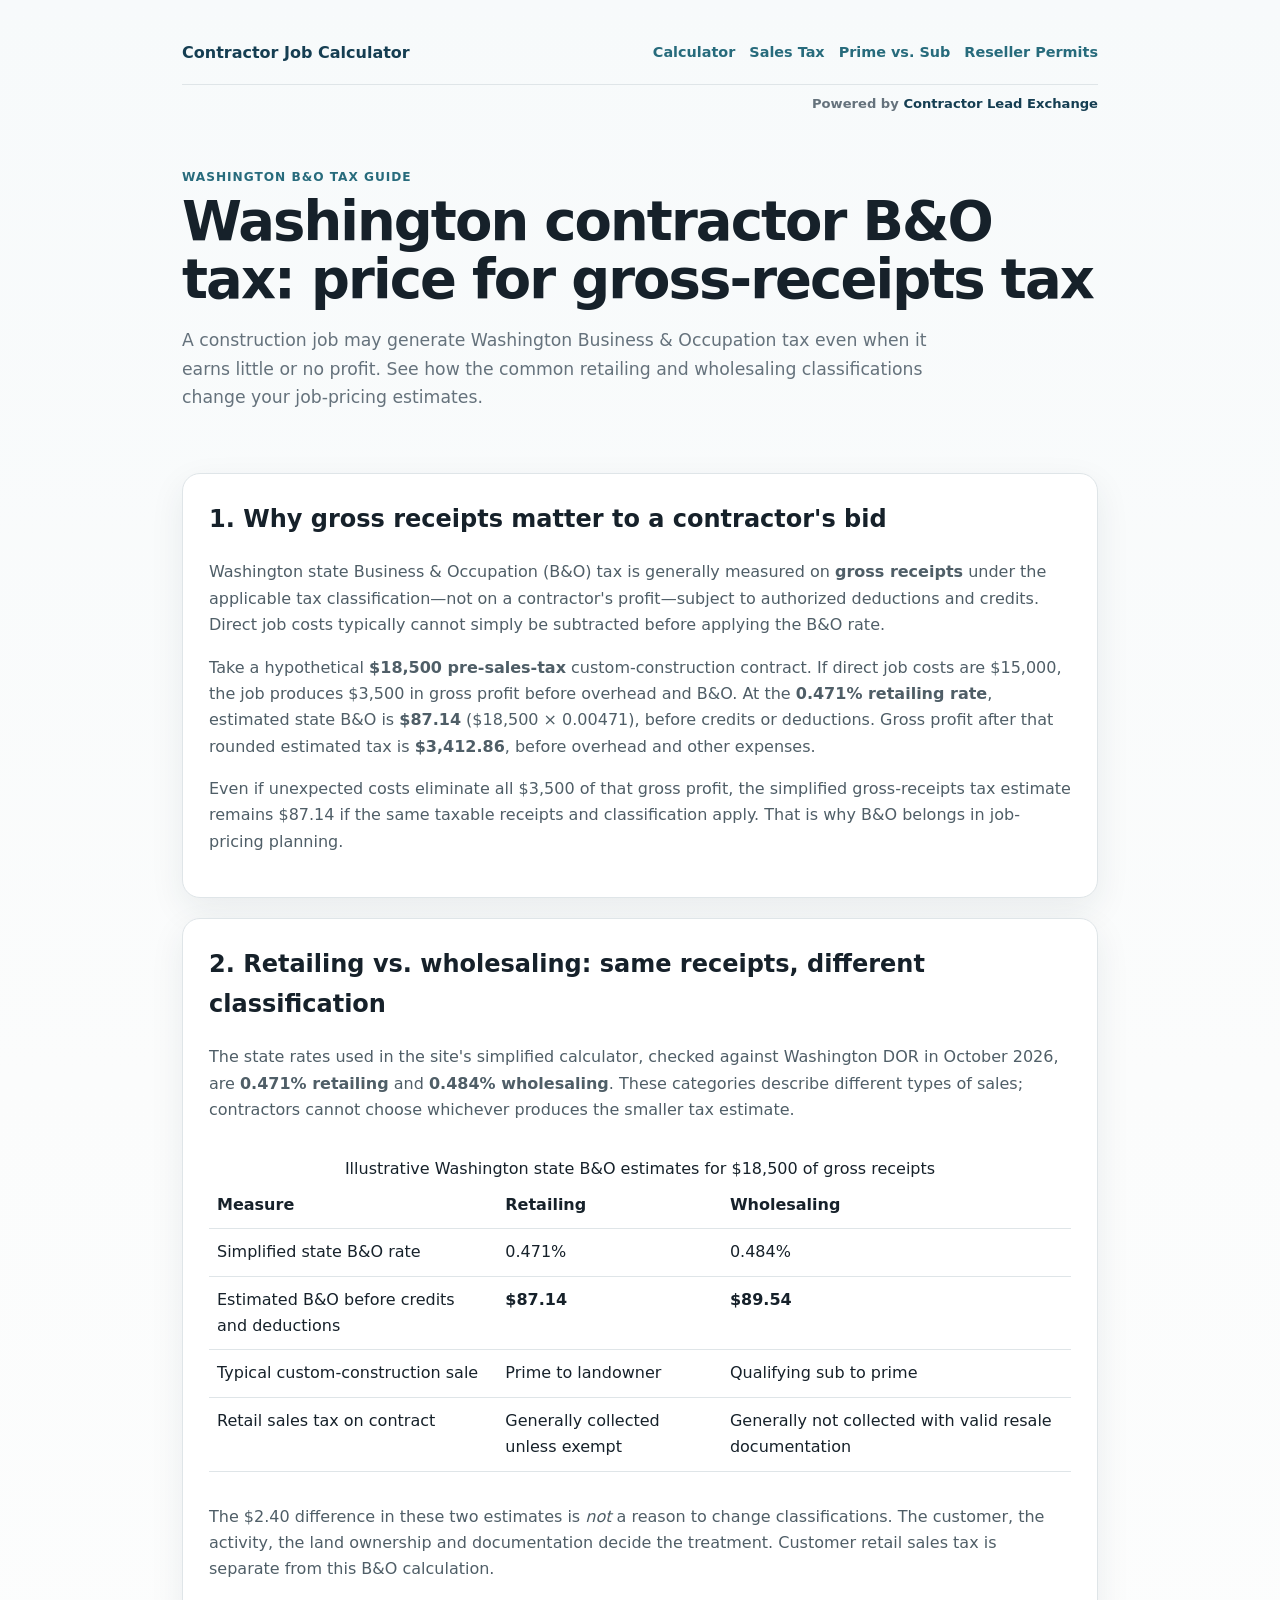
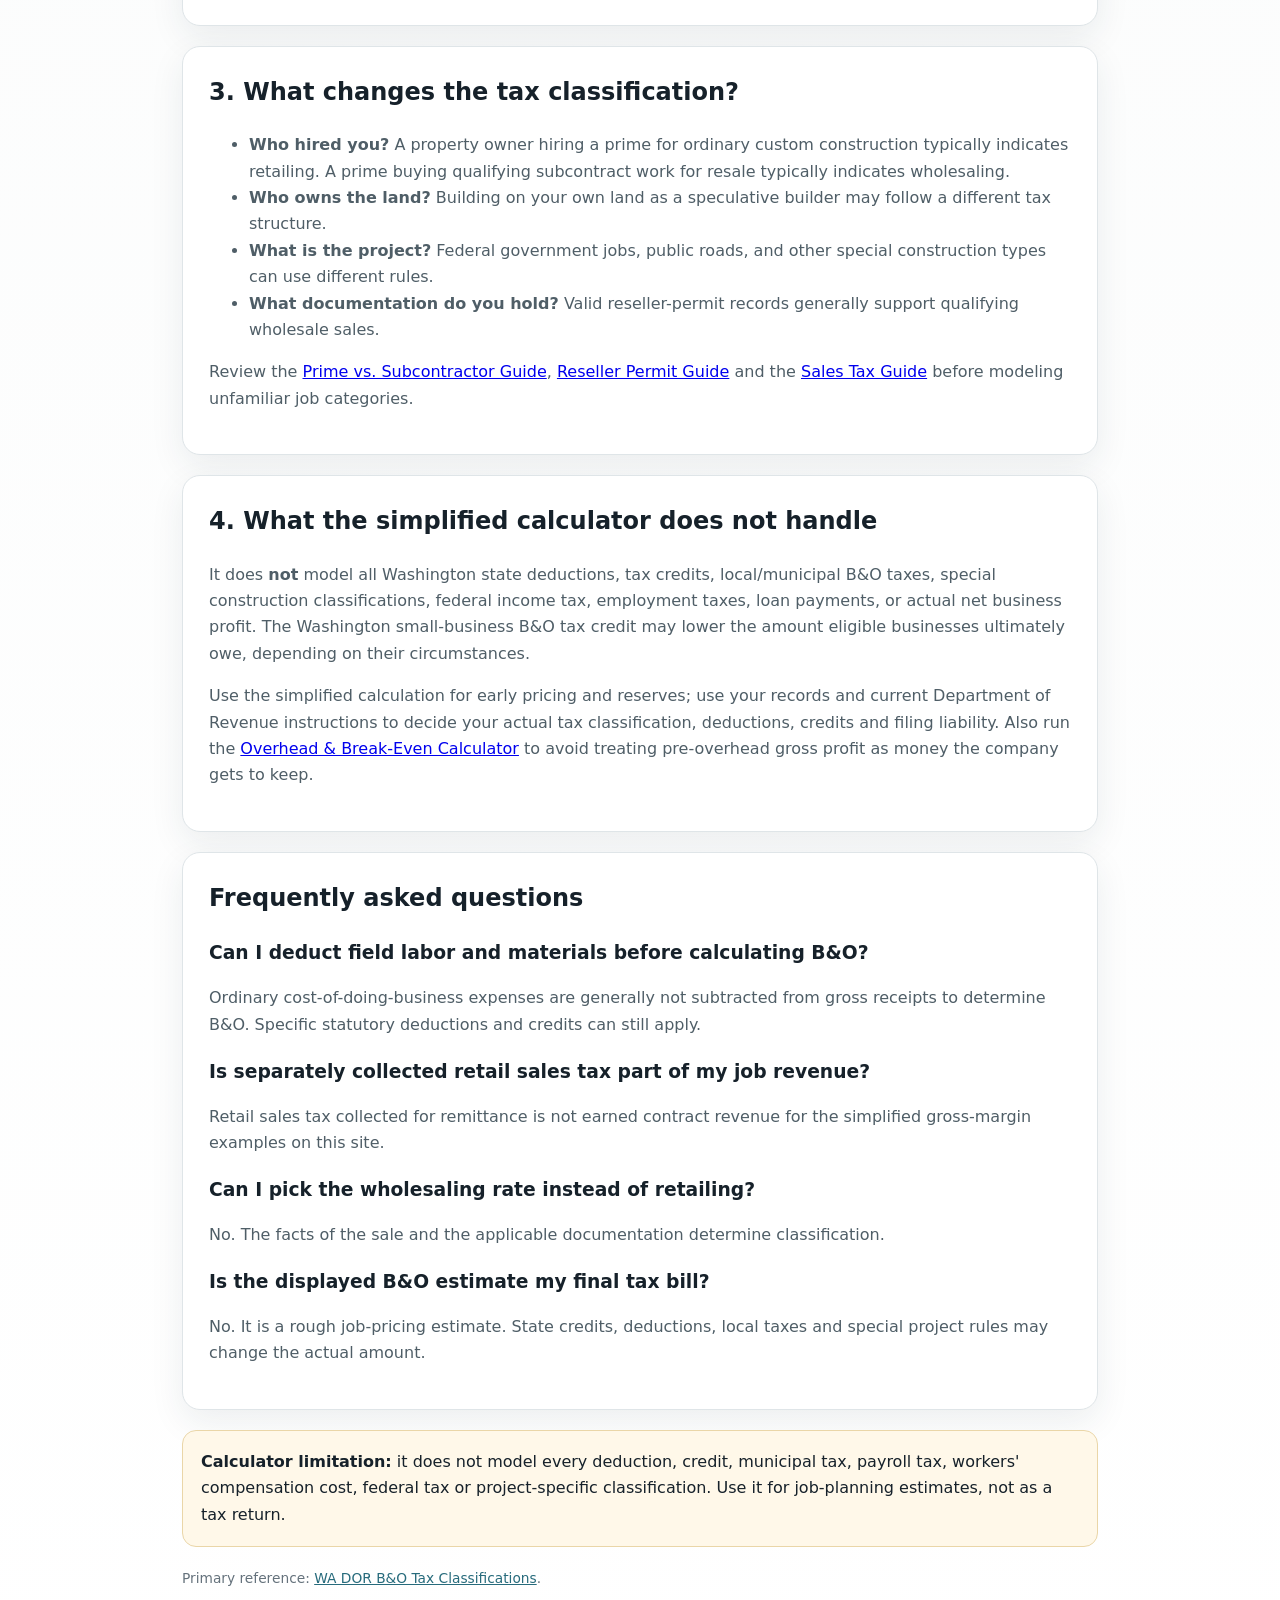
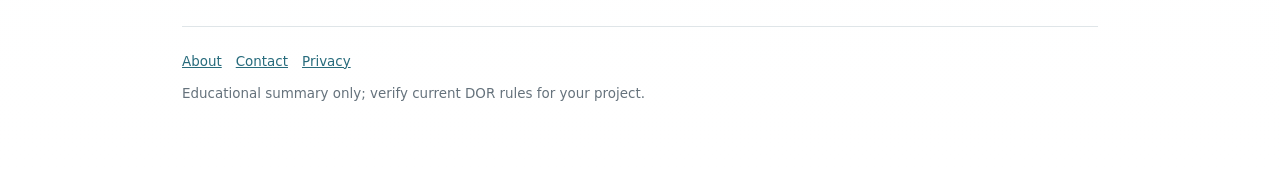
<file: washington-bo-tax.html>
<!doctype html><html lang="en"><head><meta charset="utf-8"><meta name="viewport" content="width=device-width,initial-scale=1"><title>Washington Contractor B&O Tax: Retail vs. Wholesale Examples</title><meta name="description" content="See how Washington B&O tax affects contractor bids, why tax applies to gross receipts, and how retailing and wholesaling classifications differ."><link rel="canonical" href="https://contractorjobcalculator.com/washington-bo-tax.html"><script async src="https://pagead2.googlesyndication.com/pagead/js/adsbygoogle.js?client=ca-pub-4738150335550966" crossorigin="anonymous"></script><link rel="stylesheet" href="site.css"></head><body><div class="wrap"><div class="topbar"><a class="brand" href="/">Contractor Job Calculator</a><nav class="nav"><a href="/">Calculator</a><a href="washington-contractor-sales-tax.html">Sales Tax</a><a href="prime-vs-subcontractor.html">Prime vs. Sub</a><a href="reseller-permit.html">Reseller Permits</a></nav></div><div class="poweredby">Powered by <a href="https://contractorleadexchange.com/contractor-revenue-leak-audit" target="_blank" rel="noopener">Contractor Lead Exchange</a></div><section class="hero"><div class="eyebrow">Washington B&amp;O tax guide</div><h1>Washington contractor B&amp;O tax: price for gross-receipts tax</h1><p class="lead">A construction job may generate Washington Business &amp; Occupation tax even when it earns little or no profit. See how the common retailing and wholesaling classifications change your job-pricing estimates.</p></section>
<section class="card"><h2>1. Why gross receipts matter to a contractor's bid</h2>
<p>Washington state Business &amp; Occupation (B&amp;O) tax is generally measured on <strong>gross receipts</strong> under the applicable tax classification—not on a contractor's profit—subject to authorized deductions and credits. Direct job costs typically cannot simply be subtracted before applying the B&amp;O rate.</p>
<p>Take a hypothetical <strong>$18,500 pre-sales-tax</strong> custom-construction contract. If direct job costs are $15,000, the job produces $3,500 in gross profit before overhead and B&amp;O. At the <strong>0.471% retailing rate</strong>, estimated state B&amp;O is <strong>$87.14</strong> ($18,500 × 0.00471), before credits or deductions. Gross profit after that rounded estimated tax is <strong>$3,412.86</strong>, before overhead and other expenses.</p>
<p>Even if unexpected costs eliminate all $3,500 of that gross profit, the simplified gross-receipts tax estimate remains $87.14 if the same taxable receipts and classification apply. That is why B&amp;O belongs in job-pricing planning.</p></section>
<section class="card"><h2>2. Retailing vs. wholesaling: same receipts, different classification</h2>
<p>The state rates used in the site's simplified calculator, checked against Washington DOR in October 2026, are <strong>0.471% retailing</strong> and <strong>0.484% wholesaling</strong>. These categories describe different types of sales; contractors cannot choose whichever produces the smaller tax estimate.</p>
<div style="overflow-x:auto"><table><caption>Illustrative Washington state B&amp;O estimates for $18,500 of gross receipts</caption><thead><tr><th scope="col">Measure</th><th scope="col">Retailing</th><th scope="col">Wholesaling</th></tr></thead><tbody>
<tr><td>Simplified state B&amp;O rate</td><td>0.471%</td><td>0.484%</td></tr>
<tr><td>Estimated B&amp;O before credits and deductions</td><td><strong>$87.14</strong></td><td><strong>$89.54</strong></td></tr>
<tr><td>Typical custom-construction sale</td><td>Prime to landowner</td><td>Qualifying sub to prime</td></tr>
<tr><td>Retail sales tax on contract</td><td>Generally collected unless exempt</td><td>Generally not collected with valid resale documentation</td></tr>
</tbody></table></div>
<p>The $2.40 difference in these two estimates is <em>not</em> a reason to change classifications. The customer, the activity, the land ownership and documentation decide the treatment. Customer retail sales tax is separate from this B&amp;O calculation.</p></section>
<section class="card"><h2>3. What changes the tax classification?</h2>
<ul><li><strong>Who hired you?</strong> A property owner hiring a prime for ordinary custom construction typically indicates retailing. A prime buying qualifying subcontract work for resale typically indicates wholesaling.</li>
<li><strong>Who owns the land?</strong> Building on your own land as a speculative builder may follow a different tax structure.</li>
<li><strong>What is the project?</strong> Federal government jobs, public roads, and other special construction types can use different rules.</li>
<li><strong>What documentation do you hold?</strong> Valid reseller-permit records generally support qualifying wholesale sales.</li></ul>
<p>Review the <a href="prime-vs-subcontractor.html">Prime vs. Subcontractor Guide</a>, <a href="reseller-permit.html">Reseller Permit Guide</a> and the <a href="washington-contractor-sales-tax.html">Sales Tax Guide</a> before modeling unfamiliar job categories.</p></section>
<section class="card"><h2>4. What the simplified calculator does not handle</h2>
<p>It does <strong>not</strong> model all Washington state deductions, tax credits, local/municipal B&amp;O taxes, special construction classifications, federal income tax, employment taxes, loan payments, or actual net business profit. The Washington small-business B&amp;O tax credit may lower the amount eligible businesses ultimately owe, depending on their circumstances.</p>
<p>Use the simplified calculation for early pricing and reserves; use your records and current Department of Revenue instructions to decide your actual tax classification, deductions, credits and filing liability. Also run the <a href="overhead-break-even.html">Overhead &amp; Break-Even Calculator</a> to avoid treating pre-overhead gross profit as money the company gets to keep.</p></section>
<section class="card"><h2>Frequently asked questions</h2>
<h3>Can I deduct field labor and materials before calculating B&amp;O?</h3><p>Ordinary cost-of-doing-business expenses are generally not subtracted from gross receipts to determine B&amp;O. Specific statutory deductions and credits can still apply.</p>
<h3>Is separately collected retail sales tax part of my job revenue?</h3><p>Retail sales tax collected for remittance is not earned contract revenue for the simplified gross-margin examples on this site.</p>
<h3>Can I pick the wholesaling rate instead of retailing?</h3><p>No. The facts of the sale and the applicable documentation determine classification.</p>
<h3>Is the displayed B&amp;O estimate my final tax bill?</h3><p>No. It is a rough job-pricing estimate. State credits, deductions, local taxes and special project rules may change the actual amount.</p></section>

<section class="warning"><strong>Calculator limitation:</strong> it does not model every deduction, credit, municipal tax, payroll tax, workers' compensation cost, federal tax or project-specific classification. Use it for job-planning estimates, not as a tax return.</section><p class="source">Primary reference: <a href="https://dor.wa.gov/taxes-rates/business-occupation-tax/business-occupation-tax-classifications">WA DOR B&O Tax Classifications</a>.</p><footer><div class="footerlinks"><a href="about.html">About</a><a href="contact.html">Contact</a><a href="privacy.html">Privacy</a></div>Educational summary only; verify current DOR rules for your project.</footer></div></body></html>
</file>
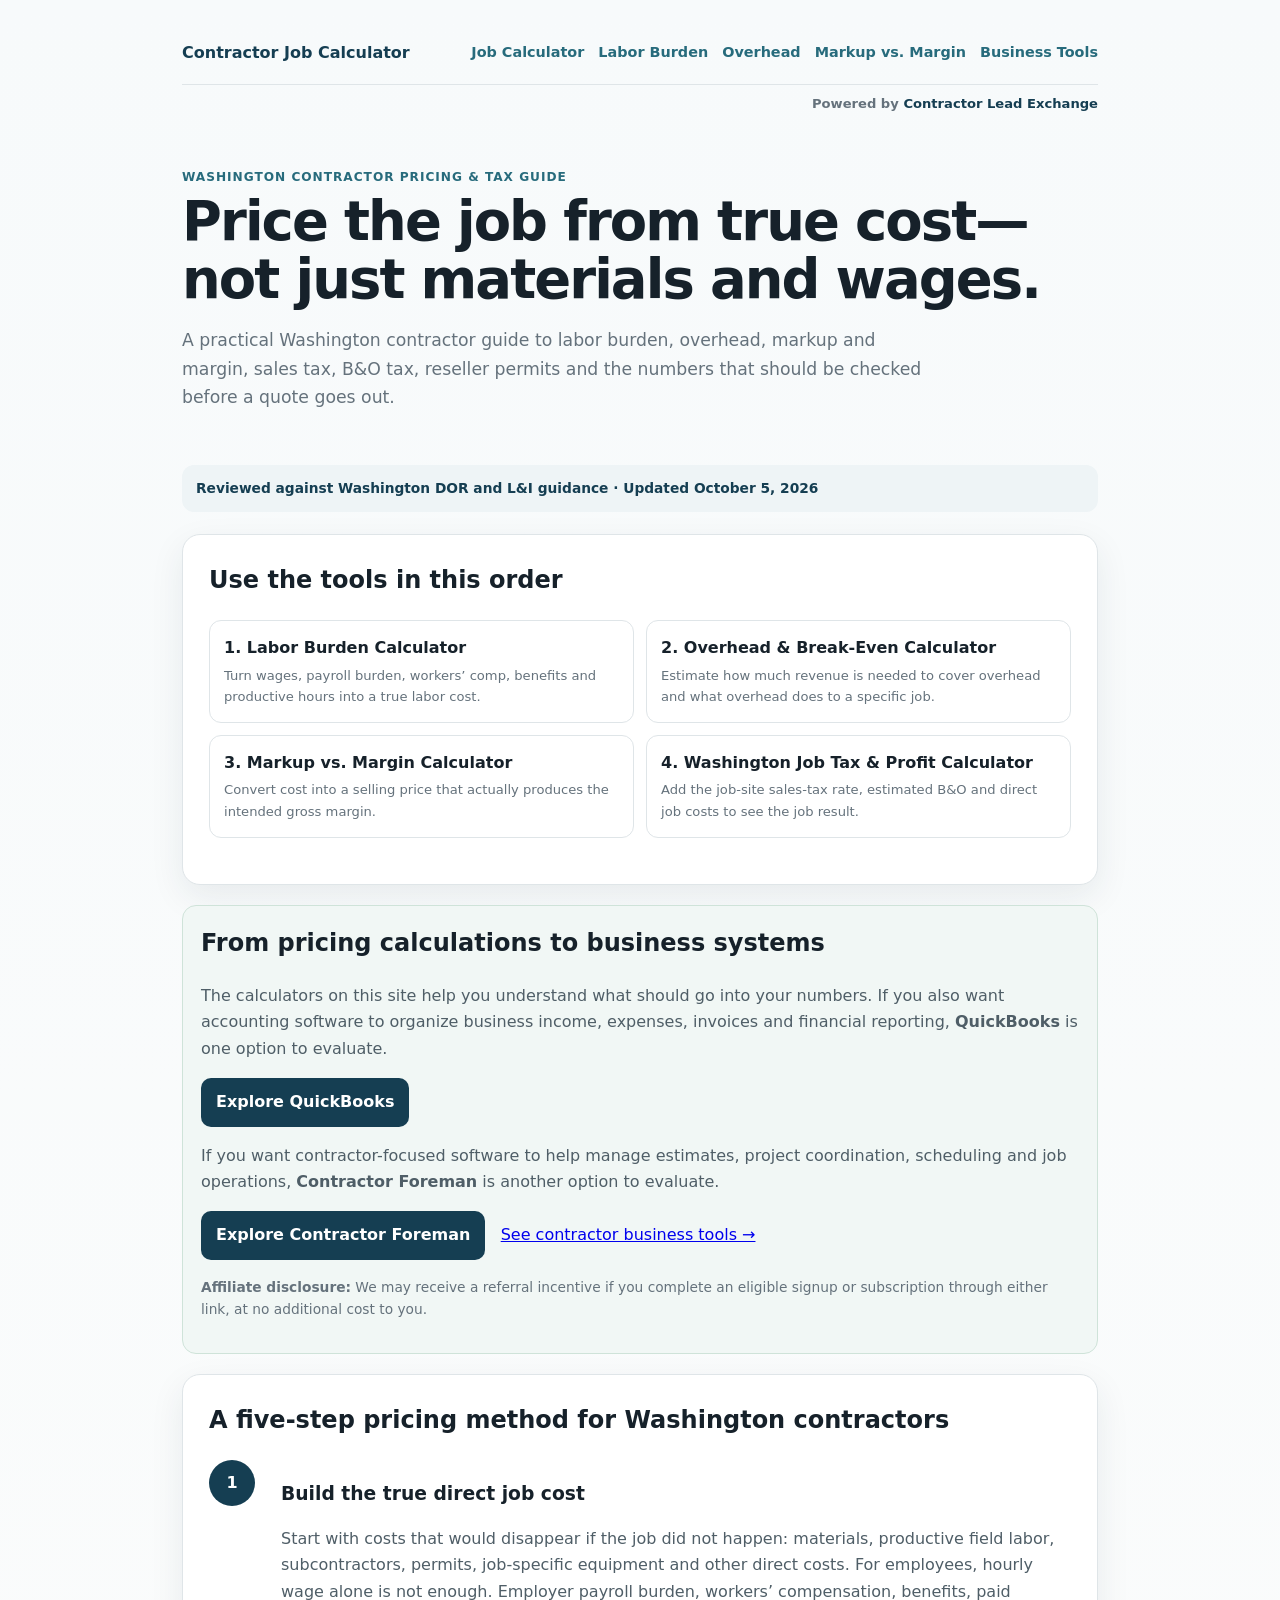
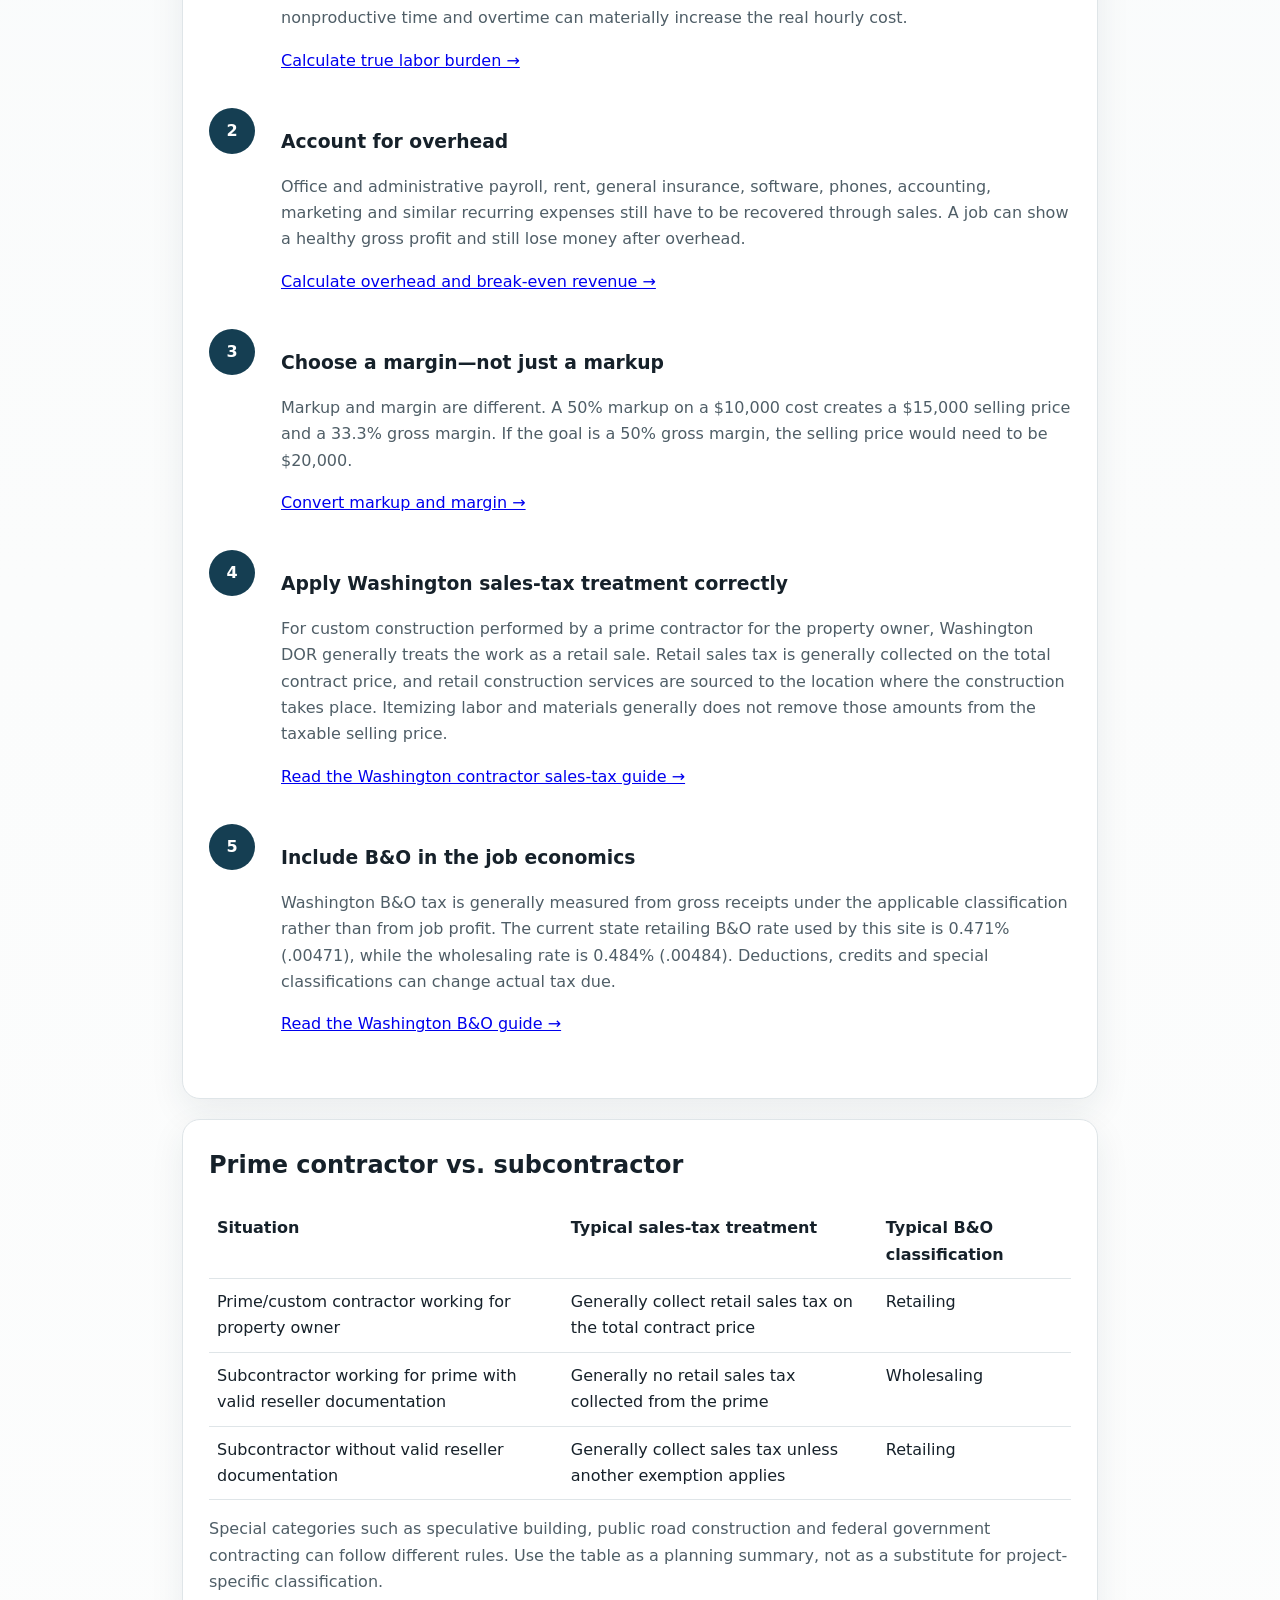
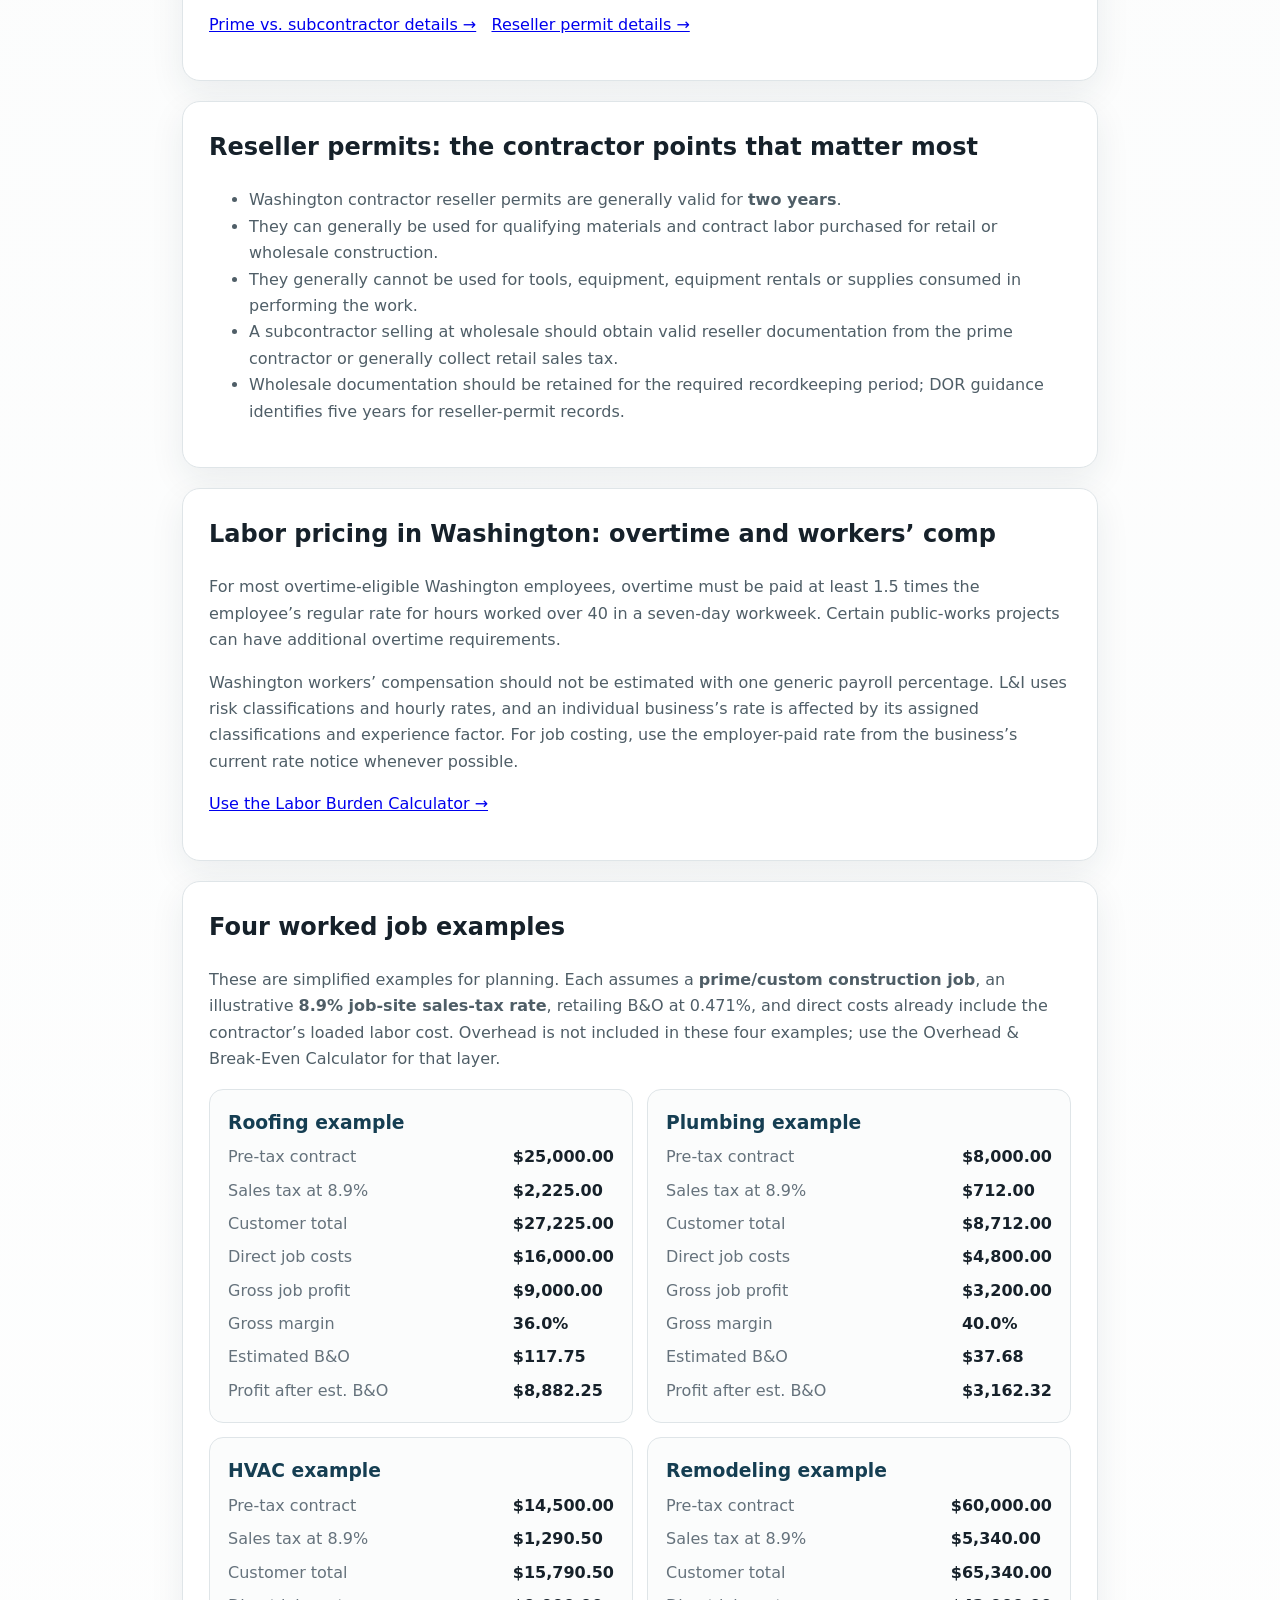
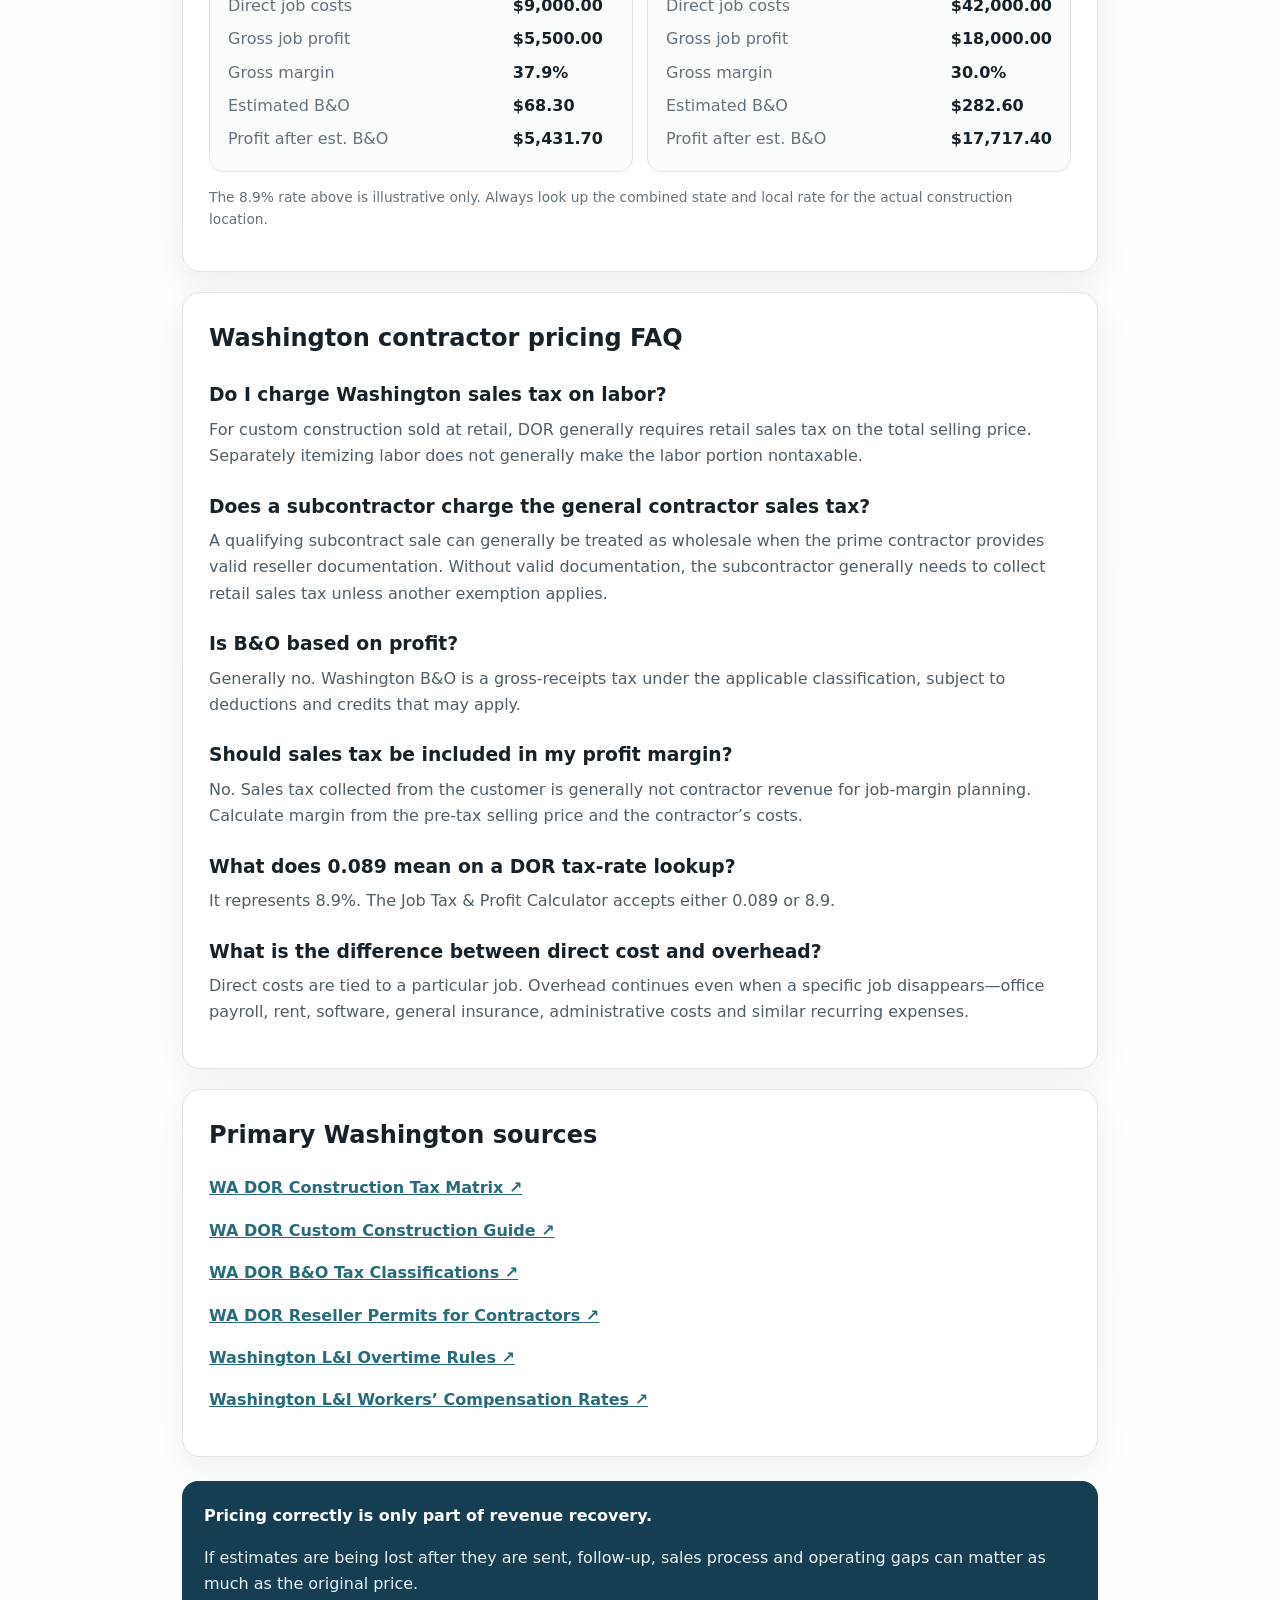
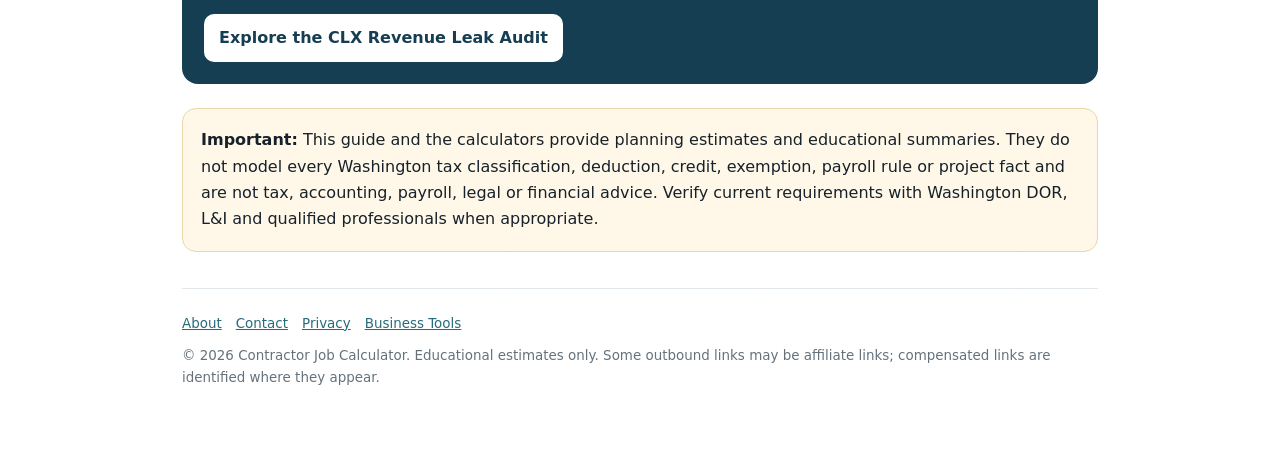
<file: washington-contractor-pricing-tax-guide.html>
<!doctype html>
<html lang="en">
<head>
  <meta charset="utf-8">
  <meta name="viewport" content="width=device-width,initial-scale=1">
  <title>Washington Contractor Pricing & Tax Guide | Contractor Job Calculator</title>
  <meta name="description" content="Washington contractor pricing and tax guide covering labor burden, overhead, markup vs. margin, sales tax, B&O tax, reseller permits and worked job examples.">
  <meta name="robots" content="index,follow">
  <link rel="canonical" href="https://contractorjobcalculator.com/washington-contractor-pricing-tax-guide.html">
  <script async src="https://pagead2.googlesyndication.com/pagead/js/adsbygoogle.js?client=ca-pub-4738150335550966" crossorigin="anonymous"></script>
  <link rel="stylesheet" href="site.css">
  <style>
    .guide-nav{display:grid;grid-template-columns:repeat(2,1fr);gap:12px;margin:20px 0}
    .guide-nav a{display:block;border:1px solid var(--line);border-radius:12px;padding:14px;text-decoration:none;color:var(--ink);background:#fff;font-weight:800}
    .guide-nav span{display:block;color:var(--muted);font-size:.82rem;font-weight:500;margin-top:3px}
    .step{display:grid;grid-template-columns:56px 1fr;gap:16px;align-items:start;margin:18px 0}
    .stepnum{width:46px;height:46px;border-radius:50%;display:flex;align-items:center;justify-content:center;background:var(--brand);color:#fff;font-weight:900}
    .example-grid{display:grid;grid-template-columns:repeat(2,1fr);gap:14px}
    .example{border:1px solid var(--line);border-radius:14px;padding:18px;background:#fbfcfc}
    .example h3{margin-top:0;color:var(--brand)}
    .example dl{display:grid;grid-template-columns:1fr auto;gap:7px 14px;margin:0}
    .example dt{color:var(--muted)}
    .example dd{margin:0;font-weight:800;font-variant-numeric:tabular-nums}
    .reviewed{padding:12px 14px;border-radius:12px;background:#eef4f6;color:var(--brand);font-size:.86rem;font-weight:800;margin:12px 0 22px}
    .source-list a{color:var(--brand2);font-weight:750}
    .cta-guide{background:var(--brand);color:#fff;border-radius:16px;padding:22px;margin:24px 0}
    .cta-guide p{color:#eaf2f5}.cta-guide a{display:inline-block;background:#fff;color:var(--brand);font-weight:900;text-decoration:none;padding:11px 15px;border-radius:10px}
    .faq h3{margin-top:22px}.faq p{margin-top:5px}
    @media(max-width:700px){.guide-nav,.example-grid{grid-template-columns:1fr}.step{grid-template-columns:44px 1fr}.stepnum{width:38px;height:38px}}
  </style>
</head>
<body>
<div class="wrap">
  <div class="topbar">
    <a class="brand" href="/">Contractor Job Calculator</a>
    <nav class="nav"><a href="/">Job Calculator</a><a href="labor-burden.html">Labor Burden</a><a href="overhead-break-even.html">Overhead</a><a href="markup-vs-margin.html">Markup vs. Margin</a><a href="contractor-business-tools.html">Business Tools</a></nav>
  </div>
  <div class="poweredby">Powered by <a href="https://contractorleadexchange.com/contractor-revenue-leak-audit" target="_blank" rel="noopener">Contractor Lead Exchange</a></div>

  <section class="hero">
    <div class="eyebrow">Washington contractor pricing & tax guide</div>
    <h1>Price the job from true cost—not just materials and wages.</h1>
    <p class="lead">A practical Washington contractor guide to labor burden, overhead, markup and margin, sales tax, B&amp;O tax, reseller permits and the numbers that should be checked before a quote goes out.</p>
  </section>

  <div class="reviewed">Reviewed against Washington DOR and L&amp;I guidance · Updated October 5, 2026</div>
  

  <section class="card">
    <h2>Use the tools in this order</h2>
    <div class="guide-nav">
      <a href="labor-burden.html">1. Labor Burden Calculator<span>Turn wages, payroll burden, workers’ comp, benefits and productive hours into a true labor cost.</span></a>
      <a href="overhead-break-even.html">2. Overhead &amp; Break-Even Calculator<span>Estimate how much revenue is needed to cover overhead and what overhead does to a specific job.</span></a>
      <a href="markup-vs-margin.html">3. Markup vs. Margin Calculator<span>Convert cost into a selling price that actually produces the intended gross margin.</span></a>
      <a href="/">4. Washington Job Tax &amp; Profit Calculator<span>Add the job-site sales-tax rate, estimated B&amp;O and direct job costs to see the job result.</span></a>
    </div>
  </section>

  <section class="callout">
    <h2>From pricing calculations to business systems</h2>
    <p>The calculators on this site help you understand what should go into your numbers. If you also want accounting software to organize business income, expenses, invoices and financial reporting, <strong>QuickBooks</strong> is one option to evaluate.</p>
    <p><a class="button" href="https://quickbooks.intuit.com/partners/affiliates?cid=par_pim_1a9nRtNChvUJ" target="_blank" rel="sponsored noopener">Explore QuickBooks</a></p>
    <p>If you want contractor-focused software to help manage estimates, project coordination, scheduling and job operations, <strong>Contractor Foreman</strong> is another option to evaluate.</p>
    <p><a class="button" href="https://try.contractorforeman.com/ljkdcxjmdzr7" target="_blank" rel="sponsored noopener">Explore Contractor Foreman</a> &nbsp; <a href="contractor-business-tools.html">See contractor business tools →</a></p>
    <p class="source"><strong>Affiliate disclosure:</strong> We may receive a referral incentive if you complete an eligible signup or subscription through either link, at no additional cost to you.</p>
  </section>

  <section class="card">
    <h2>A five-step pricing method for Washington contractors</h2>

    <div class="step"><div class="stepnum">1</div><div><h3>Build the true direct job cost</h3><p>Start with costs that would disappear if the job did not happen: materials, productive field labor, subcontractors, permits, job-specific equipment and other direct costs. For employees, hourly wage alone is not enough. Employer payroll burden, workers’ compensation, benefits, paid nonproductive time and overtime can materially increase the real hourly cost.</p><p><a href="labor-burden.html">Calculate true labor burden →</a></p></div></div>

    <div class="step"><div class="stepnum">2</div><div><h3>Account for overhead</h3><p>Office and administrative payroll, rent, general insurance, software, phones, accounting, marketing and similar recurring expenses still have to be recovered through sales. A job can show a healthy gross profit and still lose money after overhead.</p><p><a href="overhead-break-even.html">Calculate overhead and break-even revenue →</a></p></div></div>

    <div class="step"><div class="stepnum">3</div><div><h3>Choose a margin—not just a markup</h3><p>Markup and margin are different. A 50% markup on a $10,000 cost creates a $15,000 selling price and a 33.3% gross margin. If the goal is a 50% gross margin, the selling price would need to be $20,000.</p><p><a href="markup-vs-margin.html">Convert markup and margin →</a></p></div></div>

    <div class="step"><div class="stepnum">4</div><div><h3>Apply Washington sales-tax treatment correctly</h3><p>For custom construction performed by a prime contractor for the property owner, Washington DOR generally treats the work as a retail sale. Retail sales tax is generally collected on the total contract price, and retail construction services are sourced to the location where the construction takes place. Itemizing labor and materials generally does not remove those amounts from the taxable selling price.</p><p><a href="washington-contractor-sales-tax.html">Read the Washington contractor sales-tax guide →</a></p></div></div>

    <div class="step"><div class="stepnum">5</div><div><h3>Include B&amp;O in the job economics</h3><p>Washington B&amp;O tax is generally measured from gross receipts under the applicable classification rather than from job profit. The current state retailing B&amp;O rate used by this site is 0.471% (.00471), while the wholesaling rate is 0.484% (.00484). Deductions, credits and special classifications can change actual tax due.</p><p><a href="washington-bo-tax.html">Read the Washington B&amp;O guide →</a></p></div></div>
  </section>

  

  <section class="card">
    <h2>Prime contractor vs. subcontractor</h2>
    <table>
      <thead><tr><th>Situation</th><th>Typical sales-tax treatment</th><th>Typical B&amp;O classification</th></tr></thead>
      <tbody>
        <tr><td>Prime/custom contractor working for property owner</td><td>Generally collect retail sales tax on the total contract price</td><td>Retailing</td></tr>
        <tr><td>Subcontractor working for prime with valid reseller documentation</td><td>Generally no retail sales tax collected from the prime</td><td>Wholesaling</td></tr>
        <tr><td>Subcontractor without valid reseller documentation</td><td>Generally collect sales tax unless another exemption applies</td><td>Retailing</td></tr>
      </tbody>
    </table>
    <p>Special categories such as speculative building, public road construction and federal government contracting can follow different rules. Use the table as a planning summary, not as a substitute for project-specific classification.</p>
    <p><a href="prime-vs-subcontractor.html">Prime vs. subcontractor details →</a> &nbsp; <a href="reseller-permit.html">Reseller permit details →</a></p>
  </section>

  <section class="card">
    <h2>Reseller permits: the contractor points that matter most</h2>
    <ul>
      <li>Washington contractor reseller permits are generally valid for <strong>two years</strong>.</li>
      <li>They can generally be used for qualifying materials and contract labor purchased for retail or wholesale construction.</li>
      <li>They generally cannot be used for tools, equipment, equipment rentals or supplies consumed in performing the work.</li>
      <li>A subcontractor selling at wholesale should obtain valid reseller documentation from the prime contractor or generally collect retail sales tax.</li>
      <li>Wholesale documentation should be retained for the required recordkeeping period; DOR guidance identifies five years for reseller-permit records.</li>
    </ul>
  </section>

  <section class="card">
    <h2>Labor pricing in Washington: overtime and workers’ comp</h2>
    <p>For most overtime-eligible Washington employees, overtime must be paid at least 1.5 times the employee’s regular rate for hours worked over 40 in a seven-day workweek. Certain public-works projects can have additional overtime requirements.</p>
    <p>Washington workers’ compensation should not be estimated with one generic payroll percentage. L&amp;I uses risk classifications and hourly rates, and an individual business’s rate is affected by its assigned classifications and experience factor. For job costing, use the employer-paid rate from the business’s current rate notice whenever possible.</p>
    <p><a href="labor-burden.html">Use the Labor Burden Calculator →</a></p>
  </section>

  <section class="card">
    <h2>Four worked job examples</h2>
    <p>These are simplified examples for planning. Each assumes a <strong>prime/custom construction job</strong>, an illustrative <strong>8.9% job-site sales-tax rate</strong>, retailing B&amp;O at 0.471%, and direct costs already include the contractor’s loaded labor cost. Overhead is not included in these four examples; use the Overhead &amp; Break-Even Calculator for that layer.</p>

    <div class="example-grid">
      <div class="example"><h3>Roofing example</h3><dl><dt>Pre-tax contract</dt><dd>$25,000.00</dd><dt>Sales tax at 8.9%</dt><dd>$2,225.00</dd><dt>Customer total</dt><dd>$27,225.00</dd><dt>Direct job costs</dt><dd>$16,000.00</dd><dt>Gross job profit</dt><dd>$9,000.00</dd><dt>Gross margin</dt><dd>36.0%</dd><dt>Estimated B&amp;O</dt><dd>$117.75</dd><dt>Profit after est. B&amp;O</dt><dd>$8,882.25</dd></dl></div>
      <div class="example"><h3>Plumbing example</h3><dl><dt>Pre-tax contract</dt><dd>$8,000.00</dd><dt>Sales tax at 8.9%</dt><dd>$712.00</dd><dt>Customer total</dt><dd>$8,712.00</dd><dt>Direct job costs</dt><dd>$4,800.00</dd><dt>Gross job profit</dt><dd>$3,200.00</dd><dt>Gross margin</dt><dd>40.0%</dd><dt>Estimated B&amp;O</dt><dd>$37.68</dd><dt>Profit after est. B&amp;O</dt><dd>$3,162.32</dd></dl></div>
      <div class="example"><h3>HVAC example</h3><dl><dt>Pre-tax contract</dt><dd>$14,500.00</dd><dt>Sales tax at 8.9%</dt><dd>$1,290.50</dd><dt>Customer total</dt><dd>$15,790.50</dd><dt>Direct job costs</dt><dd>$9,000.00</dd><dt>Gross job profit</dt><dd>$5,500.00</dd><dt>Gross margin</dt><dd>37.9%</dd><dt>Estimated B&amp;O</dt><dd>$68.30</dd><dt>Profit after est. B&amp;O</dt><dd>$5,431.70</dd></dl></div>
      <div class="example"><h3>Remodeling example</h3><dl><dt>Pre-tax contract</dt><dd>$60,000.00</dd><dt>Sales tax at 8.9%</dt><dd>$5,340.00</dd><dt>Customer total</dt><dd>$65,340.00</dd><dt>Direct job costs</dt><dd>$42,000.00</dd><dt>Gross job profit</dt><dd>$18,000.00</dd><dt>Gross margin</dt><dd>30.0%</dd><dt>Estimated B&amp;O</dt><dd>$282.60</dd><dt>Profit after est. B&amp;O</dt><dd>$17,717.40</dd></dl></div>
    </div>
    <p class="source">The 8.9% rate above is illustrative only. Always look up the combined state and local rate for the actual construction location.</p>
  </section>

  <section class="card faq">
    <h2>Washington contractor pricing FAQ</h2>
    <h3>Do I charge Washington sales tax on labor?</h3><p>For custom construction sold at retail, DOR generally requires retail sales tax on the total selling price. Separately itemizing labor does not generally make the labor portion nontaxable.</p>
    <h3>Does a subcontractor charge the general contractor sales tax?</h3><p>A qualifying subcontract sale can generally be treated as wholesale when the prime contractor provides valid reseller documentation. Without valid documentation, the subcontractor generally needs to collect retail sales tax unless another exemption applies.</p>
    <h3>Is B&amp;O based on profit?</h3><p>Generally no. Washington B&amp;O is a gross-receipts tax under the applicable classification, subject to deductions and credits that may apply.</p>
    <h3>Should sales tax be included in my profit margin?</h3><p>No. Sales tax collected from the customer is generally not contractor revenue for job-margin planning. Calculate margin from the pre-tax selling price and the contractor’s costs.</p>
    <h3>What does 0.089 mean on a DOR tax-rate lookup?</h3><p>It represents 8.9%. The Job Tax &amp; Profit Calculator accepts either 0.089 or 8.9.</p>
    <h3>What is the difference between direct cost and overhead?</h3><p>Direct costs are tied to a particular job. Overhead continues even when a specific job disappears—office payroll, rent, software, general insurance, administrative costs and similar recurring expenses.</p>
  </section>

  <section class="card source-list">
    <h2>Primary Washington sources</h2>
    <p><a href="https://dor.wa.gov/education/industry-guides/construction/construction-tax-matrix" target="_blank" rel="noopener">WA DOR Construction Tax Matrix ↗</a></p>
    <p><a href="https://dor.wa.gov/education/industry-guides/construction/custom-construction" target="_blank" rel="noopener">WA DOR Custom Construction Guide ↗</a></p>
    <p><a href="https://dor.wa.gov/taxes-rates/business-occupation-tax/business-occupation-tax-classifications" target="_blank" rel="noopener">WA DOR B&amp;O Tax Classifications ↗</a></p>
    <p><a href="https://dor.wa.gov/taxes-rates/retail-sales-tax/reseller-permits/reseller-permits-contractors" target="_blank" rel="noopener">WA DOR Reseller Permits for Contractors ↗</a></p>
    <p><a href="https://www.lni.wa.gov/workers-rights/wages/overtime/" target="_blank" rel="noopener">Washington L&amp;I Overtime Rules ↗</a></p>
    <p><a href="https://www.lni.wa.gov/insurance/rates-risk-classes/rates-for-workers-compensation/" target="_blank" rel="noopener">Washington L&amp;I Workers’ Compensation Rates ↗</a></p>
  </section>

  <div class="cta-guide">
    <strong>Pricing correctly is only part of revenue recovery.</strong>
    <p>If estimates are being lost after they are sent, follow-up, sales process and operating gaps can matter as much as the original price.</p>
    <a href="https://contractorleadexchange.com/contractor-revenue-leak-audit" target="_blank" rel="noopener">Explore the CLX Revenue Leak Audit</a>
  </div>

  

  <section class="warning"><strong>Important:</strong> This guide and the calculators provide planning estimates and educational summaries. They do not model every Washington tax classification, deduction, credit, exemption, payroll rule or project fact and are not tax, accounting, payroll, legal or financial advice. Verify current requirements with Washington DOR, L&amp;I and qualified professionals when appropriate.</section>

  <footer><div class="footerlinks"><a href="about.html">About</a><a href="contact.html">Contact</a><a href="privacy.html">Privacy</a><a href="contractor-business-tools.html">Business Tools</a></div>© 2026 Contractor Job Calculator. Educational estimates only. Some outbound links may be affiliate links; compensated links are identified where they appear.</footer>
</div>
</body>
</html>
</file>
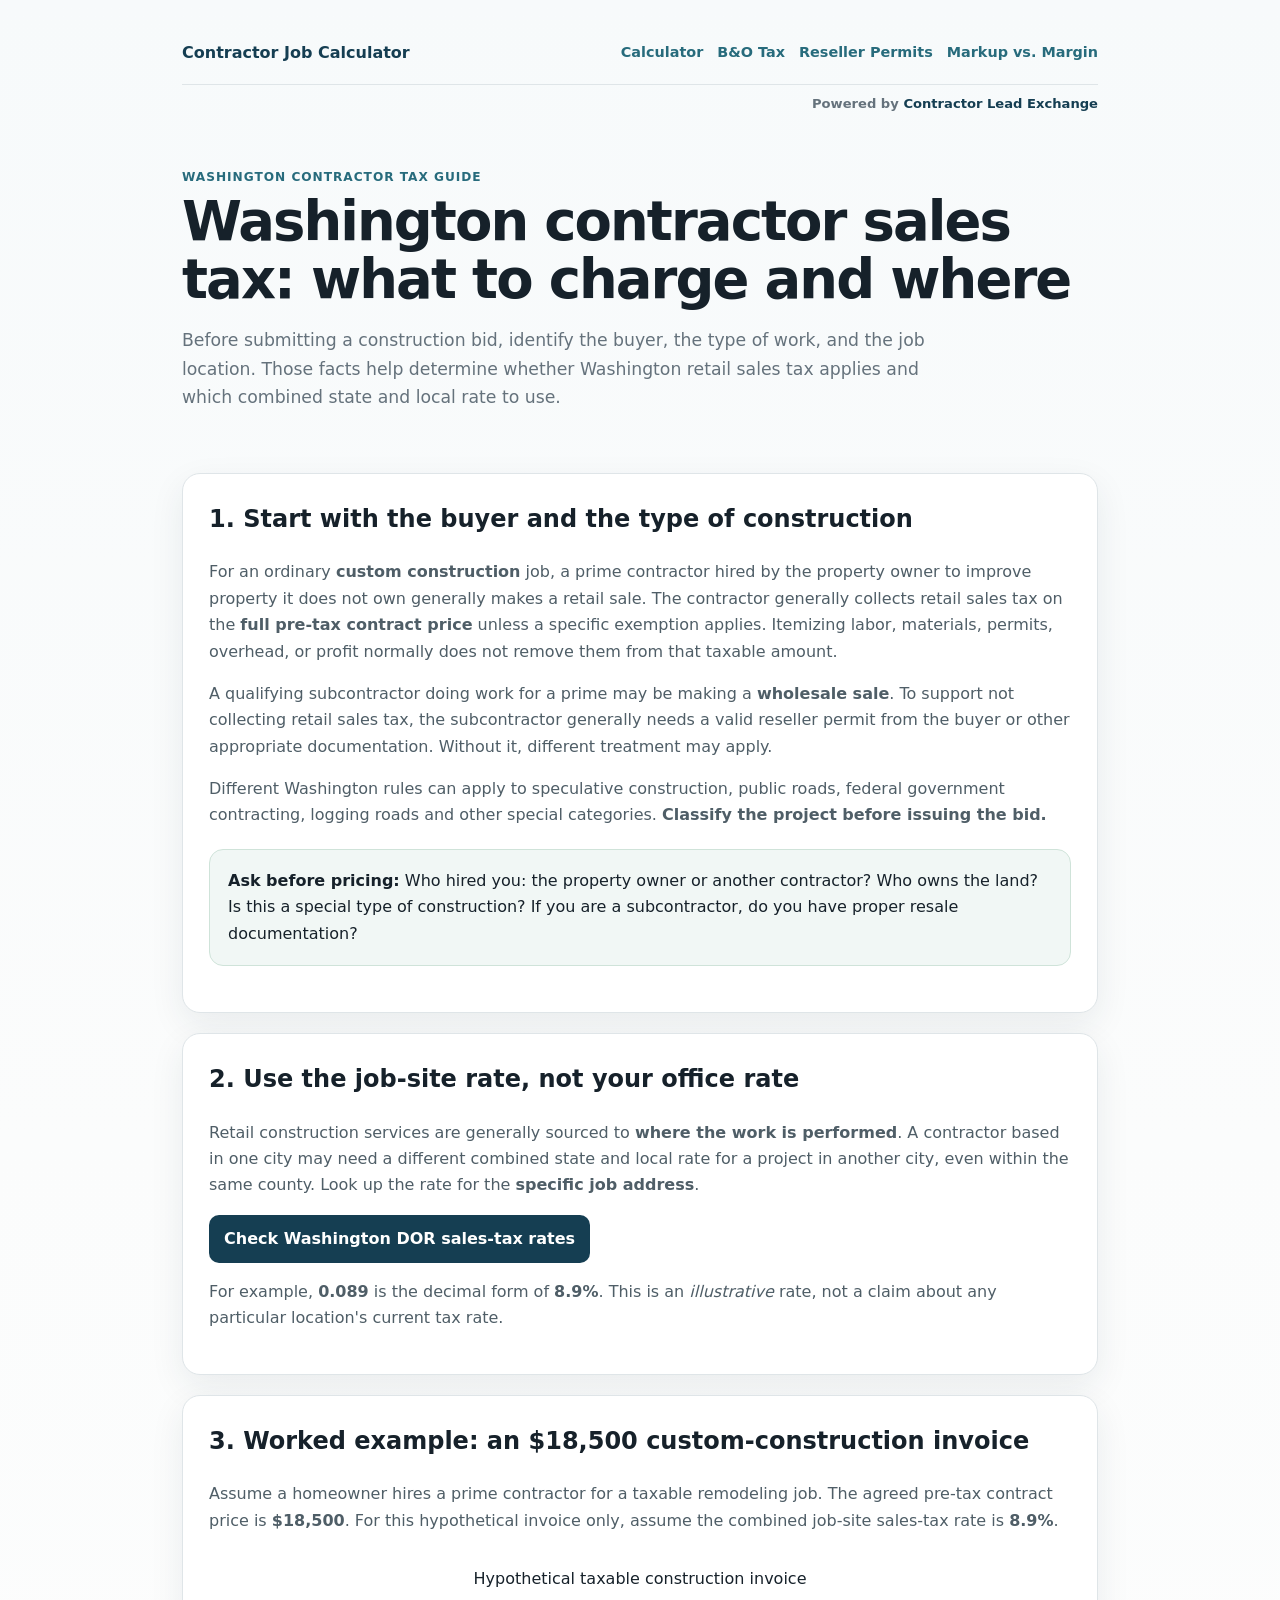
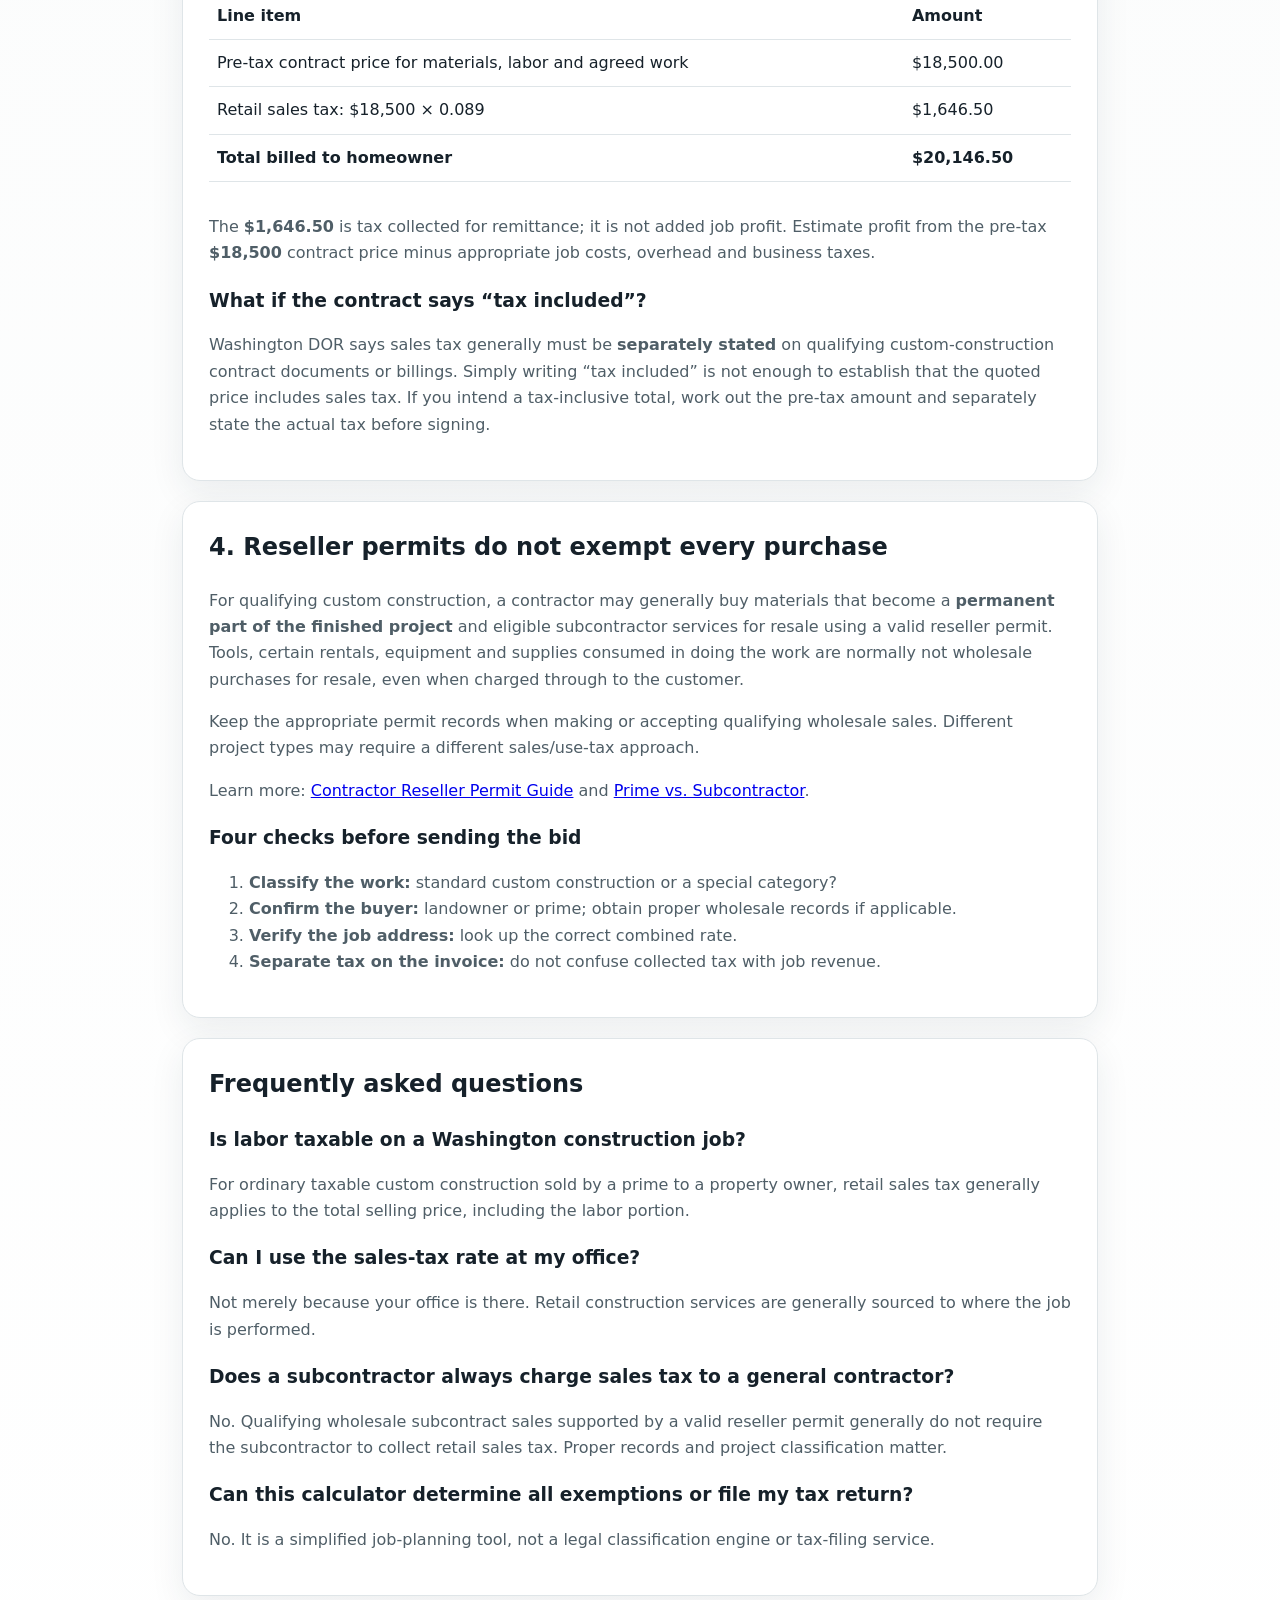
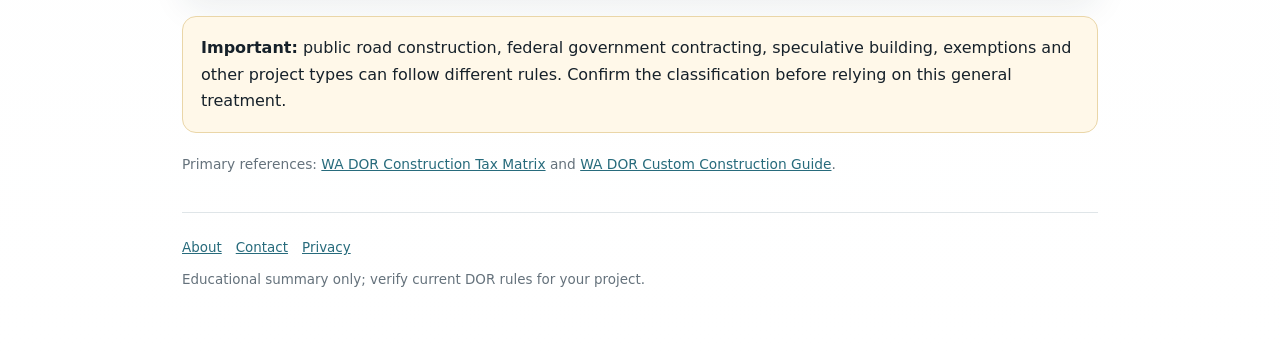
<file: washington-contractor-sales-tax.html>
<!doctype html><html lang="en"><head><meta charset="utf-8"><meta name="viewport" content="width=device-width,initial-scale=1"><title>Washington Contractor Sales Tax: Job-Site Rules & Example</title><meta name="description" content="Learn how Washington sales tax applies to custom construction, job-site rates, reseller permits and invoices, with a contractor example."><link rel="canonical" href="https://contractorjobcalculator.com/washington-contractor-sales-tax.html"><script async src="https://pagead2.googlesyndication.com/pagead/js/adsbygoogle.js?client=ca-pub-4738150335550966" crossorigin="anonymous"></script><link rel="stylesheet" href="site.css"></head><body><div class="wrap"><div class="topbar"><a class="brand" href="/">Contractor Job Calculator</a><nav class="nav"><a href="/">Calculator</a><a href="washington-bo-tax.html">B&O Tax</a><a href="reseller-permit.html">Reseller Permits</a><a href="markup-vs-margin.html">Markup vs. Margin</a></nav></div><div class="poweredby">Powered by <a href="https://contractorleadexchange.com/contractor-revenue-leak-audit" target="_blank" rel="noopener">Contractor Lead Exchange</a></div><section class="hero"><div class="eyebrow">Washington contractor tax guide</div><h1>Washington contractor sales tax: what to charge and where</h1><p class="lead">Before submitting a construction bid, identify the buyer, the type of work, and the job location. Those facts help determine whether Washington retail sales tax applies and which combined state and local rate to use.</p></section>
<section class="card"><h2>1. Start with the buyer and the type of construction</h2>
<p>For an ordinary <strong>custom construction</strong> job, a prime contractor hired by the property owner to improve property it does not own generally makes a retail sale. The contractor generally collects retail sales tax on the <strong>full pre-tax contract price</strong> unless a specific exemption applies. Itemizing labor, materials, permits, overhead, or profit normally does not remove them from that taxable amount.</p>
<p>A qualifying subcontractor doing work for a prime may be making a <strong>wholesale sale</strong>. To support not collecting retail sales tax, the subcontractor generally needs a valid reseller permit from the buyer or other appropriate documentation. Without it, different treatment may apply.</p>
<p>Different Washington rules can apply to speculative construction, public roads, federal government contracting, logging roads and other special categories. <strong>Classify the project before issuing the bid.</strong></p>
<div class="callout"><strong>Ask before pricing:</strong> Who hired you: the property owner or another contractor? Who owns the land? Is this a special type of construction? If you are a subcontractor, do you have proper resale documentation?</div></section>
<section class="card"><h2>2. Use the job-site rate, not your office rate</h2>
<p>Retail construction services are generally sourced to <strong>where the work is performed</strong>. A contractor based in one city may need a different combined state and local rate for a project in another city, even within the same county. Look up the rate for the <strong>specific job address</strong>.</p>
<p><a class="button" href="https://dor.wa.gov/taxes-rates/sales-use-tax-rates" target="_blank" rel="noopener">Check Washington DOR sales-tax rates</a></p>
<p>For example, <strong>0.089</strong> is the decimal form of <strong>8.9%</strong>. This is an <em>illustrative</em> rate, not a claim about any particular location's current tax rate.</p></section>
<section class="card"><h2>3. Worked example: an $18,500 custom-construction invoice</h2>
<p>Assume a homeowner hires a prime contractor for a taxable remodeling job. The agreed pre-tax contract price is <strong>$18,500</strong>. For this hypothetical invoice only, assume the combined job-site sales-tax rate is <strong>8.9%</strong>.</p>
<div style="overflow-x:auto"><table><caption>Hypothetical taxable construction invoice</caption><thead><tr><th scope="col">Line item</th><th scope="col">Amount</th></tr></thead><tbody>
<tr><td>Pre-tax contract price for materials, labor and agreed work</td><td>$18,500.00</td></tr><tr><td>Retail sales tax: $18,500 × 0.089</td><td>$1,646.50</td></tr><tr><td><strong>Total billed to homeowner</strong></td><td><strong>$20,146.50</strong></td></tr>
</tbody></table></div>
<p>The <strong>$1,646.50</strong> is tax collected for remittance; it is not added job profit. Estimate profit from the pre-tax <strong>$18,500</strong> contract price minus appropriate job costs, overhead and business taxes.</p>
<h3>What if the contract says “tax included”?</h3><p>Washington DOR says sales tax generally must be <strong>separately stated</strong> on qualifying custom-construction contract documents or billings. Simply writing “tax included” is not enough to establish that the quoted price includes sales tax. If you intend a tax-inclusive total, work out the pre-tax amount and separately state the actual tax before signing.</p></section>
<section class="card"><h2>4. Reseller permits do not exempt every purchase</h2>
<p>For qualifying custom construction, a contractor may generally buy materials that become a <strong>permanent part of the finished project</strong> and eligible subcontractor services for resale using a valid reseller permit. Tools, certain rentals, equipment and supplies consumed in doing the work are normally not wholesale purchases for resale, even when charged through to the customer.</p>
<p>Keep the appropriate permit records when making or accepting qualifying wholesale sales. Different project types may require a different sales/use-tax approach.</p>
<p>Learn more: <a href="reseller-permit.html">Contractor Reseller Permit Guide</a> and <a href="prime-vs-subcontractor.html">Prime vs. Subcontractor</a>.</p>
<h3>Four checks before sending the bid</h3><ol><li><strong>Classify the work:</strong> standard custom construction or a special category?</li><li><strong>Confirm the buyer:</strong> landowner or prime; obtain proper wholesale records if applicable.</li><li><strong>Verify the job address:</strong> look up the correct combined rate.</li><li><strong>Separate tax on the invoice:</strong> do not confuse collected tax with job revenue.</li></ol></section>
<section class="card"><h2>Frequently asked questions</h2>
<h3>Is labor taxable on a Washington construction job?</h3><p>For ordinary taxable custom construction sold by a prime to a property owner, retail sales tax generally applies to the total selling price, including the labor portion.</p>
<h3>Can I use the sales-tax rate at my office?</h3><p>Not merely because your office is there. Retail construction services are generally sourced to where the job is performed.</p>
<h3>Does a subcontractor always charge sales tax to a general contractor?</h3><p>No. Qualifying wholesale subcontract sales supported by a valid reseller permit generally do not require the subcontractor to collect retail sales tax. Proper records and project classification matter.</p>
<h3>Can this calculator determine all exemptions or file my tax return?</h3><p>No. It is a simplified job-planning tool, not a legal classification engine or tax-filing service.</p></section>

<section class="warning"><strong>Important:</strong> public road construction, federal government contracting, speculative building, exemptions and other project types can follow different rules. Confirm the classification before relying on this general treatment.</section><p class="source">Primary references: <a href="https://dor.wa.gov/education/industry-guides/construction/construction-tax-matrix">WA DOR Construction Tax Matrix</a> and <a href="https://dor.wa.gov/education/industry-guides/construction/custom-construction">WA DOR Custom Construction Guide</a>.</p><footer><div class="footerlinks"><a href="about.html">About</a><a href="contact.html">Contact</a><a href="privacy.html">Privacy</a></div>Educational summary only; verify current DOR rules for your project.</footer></div></body></html>
</file>
<file: site.css>
:root{--ink:#16212a;--muted:#65727c;--line:#dfe5e8;--brand:#153e52;--brand2:#276b7c;--bg:#f6f8f9;--card:#fff;--good:#1f6d43;--warn:#8b5d11}*{box-sizing:border-box}body{margin:0;font-family:Inter,system-ui,-apple-system,BlinkMacSystemFont,"Segoe UI",sans-serif;background:linear-gradient(180deg,#f7fafb 0,#fbfcfc 32%,#fff 100%);color:var(--ink);line-height:1.65}.wrap{max-width:960px;margin:0 auto;padding:22px}.topbar{display:flex;justify-content:space-between;align-items:center;gap:20px;padding:18px 0;border-bottom:1px solid var(--line);flex-wrap:wrap}.brand{font-weight:900;color:var(--brand);text-decoration:none}.nav{display:flex;gap:14px;flex-wrap:wrap}.nav a{color:var(--brand2);text-decoration:none;font-weight:750;font-size:.9rem}.poweredby{text-align:right;color:var(--muted);font-size:.82rem;font-weight:700;margin-top:8px}.poweredby a{color:var(--brand);font-weight:850;text-decoration:none}.poweredby a:hover{text-decoration:underline}.hero{padding:52px 0 24px}.eyebrow{font-size:.76rem;letter-spacing:.08em;text-transform:uppercase;color:var(--brand2);font-weight:850}.hero h1{font-size:clamp(2rem,5vw,3.4rem);line-height:1.06;letter-spacing:-.035em;margin:.4rem 0 1rem}.lead{font-size:1.08rem;color:var(--muted);max-width:760px}.card{background:var(--card);border:1px solid var(--line);border-radius:18px;padding:26px;margin:20px 0;box-shadow:0 12px 34px rgba(20,45,60,.08)}h2{margin-top:0}h3{margin-bottom:.35rem}p,li{color:#4f5e67}.callout{background:#f1f7f5;border:1px solid #cfe3d9;border-radius:14px;padding:18px;margin:20px 0}.warning{background:#fff8e9;border:1px solid #ead6a8;border-radius:14px;padding:18px;margin:20px 0}.button{display:inline-block;background:var(--brand);color:white!important;text-decoration:none;font-weight:850;padding:11px 15px;border-radius:10px}.source{font-size:.86rem;color:var(--muted)}.source a{color:var(--brand2)}.grid{display:grid;grid-template-columns:1fr 1fr;gap:18px}.field label{display:block;font-weight:800;margin-bottom:6px}.field input{width:100%;padding:12px;border:1px solid #cfd8dc;border-radius:10px;font:inherit}.result{font-size:1.25rem;font-weight:850;color:var(--good)}table{width:100%;border-collapse:collapse;margin:16px 0}th,td{text-align:left;border-bottom:1px solid var(--line);padding:10px 8px;vertical-align:top}.ad-slot{min-height:82px;border:1px dashed #b8c2c7;border-radius:14px;background:#fbfcfc;display:flex;align-items:center;justify-content:center;color:#596870;font-size:.85rem;margin:8px 0 24px;text-align:center;padding:14px}footer{border-top:1px solid var(--line);margin-top:36px;padding:24px 0 46px;color:var(--muted);font-size:.84rem}.footerlinks{display:flex;gap:14px;flex-wrap:wrap;margin-bottom:10px}.footerlinks a{color:var(--brand2)}@media(max-width:700px){.grid{grid-template-columns:1fr}.hero{padding-top:34px}.poweredby{text-align:left}}
</file>
